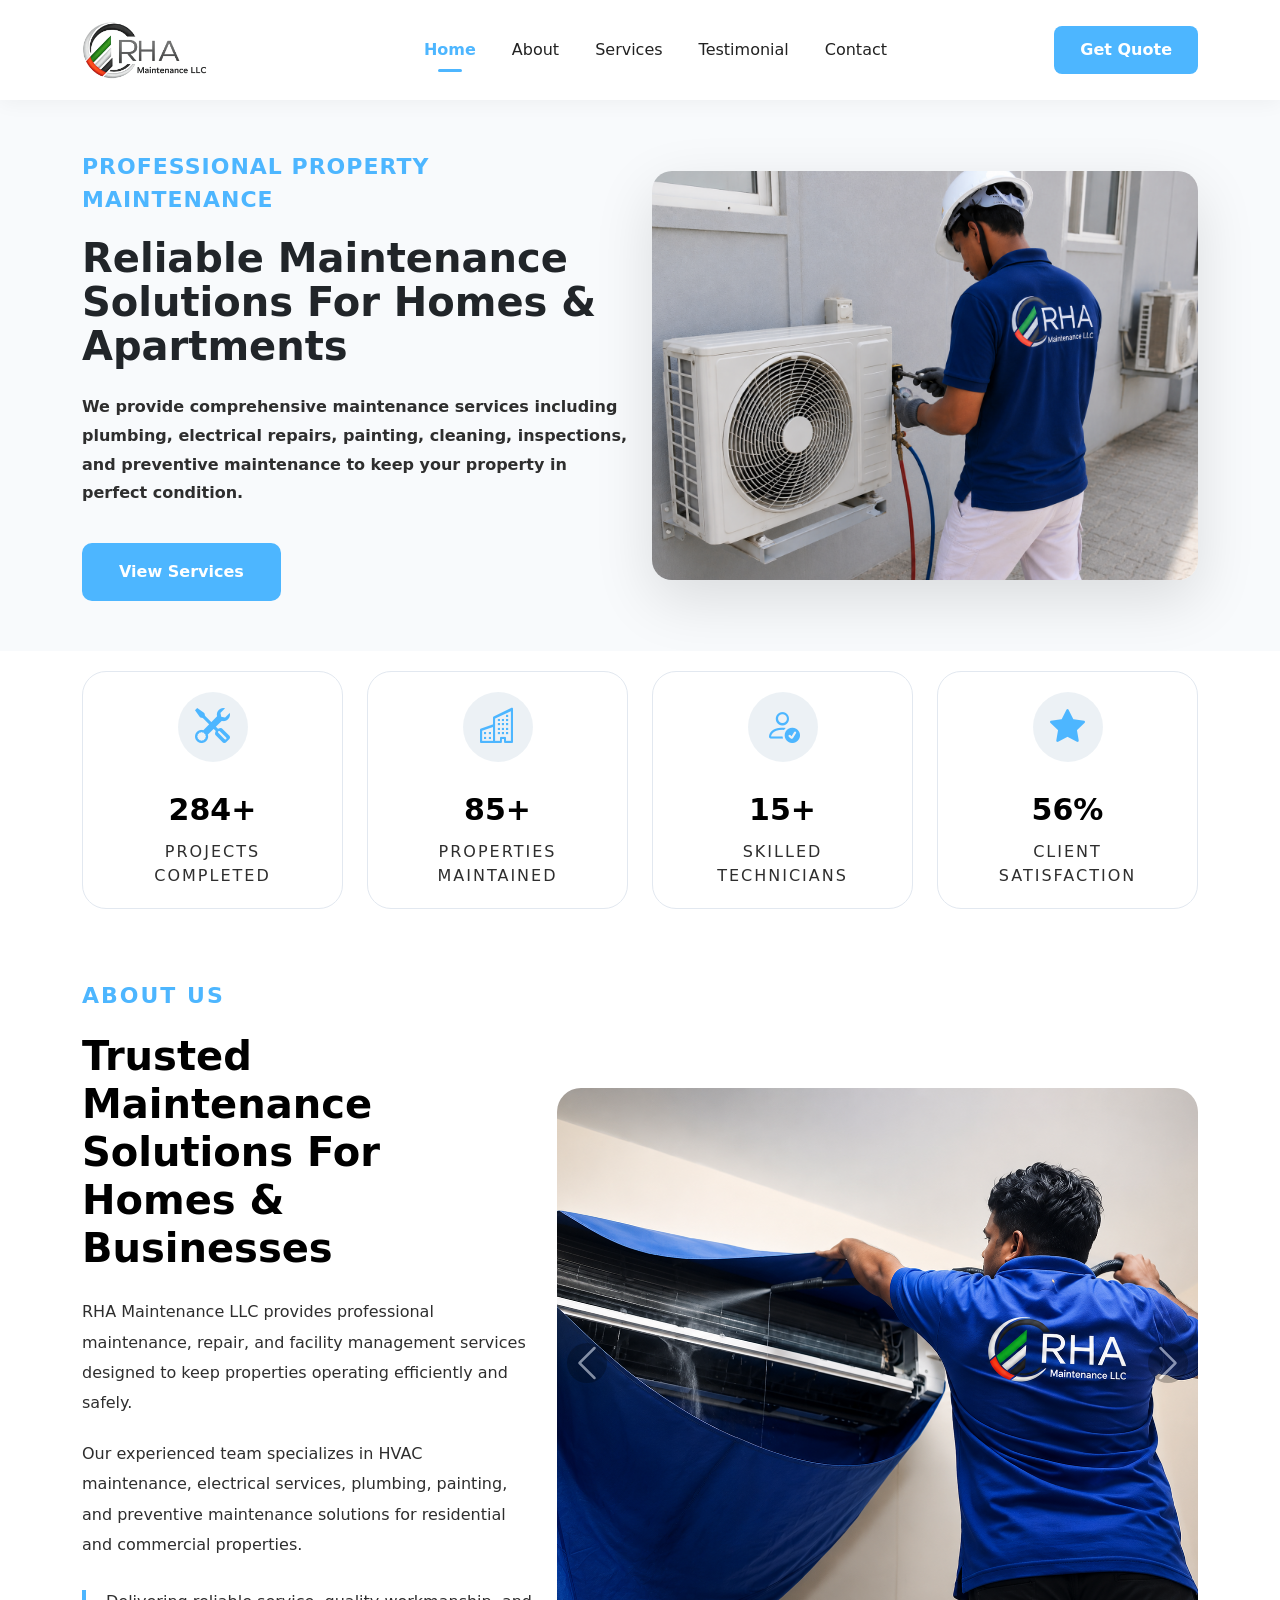
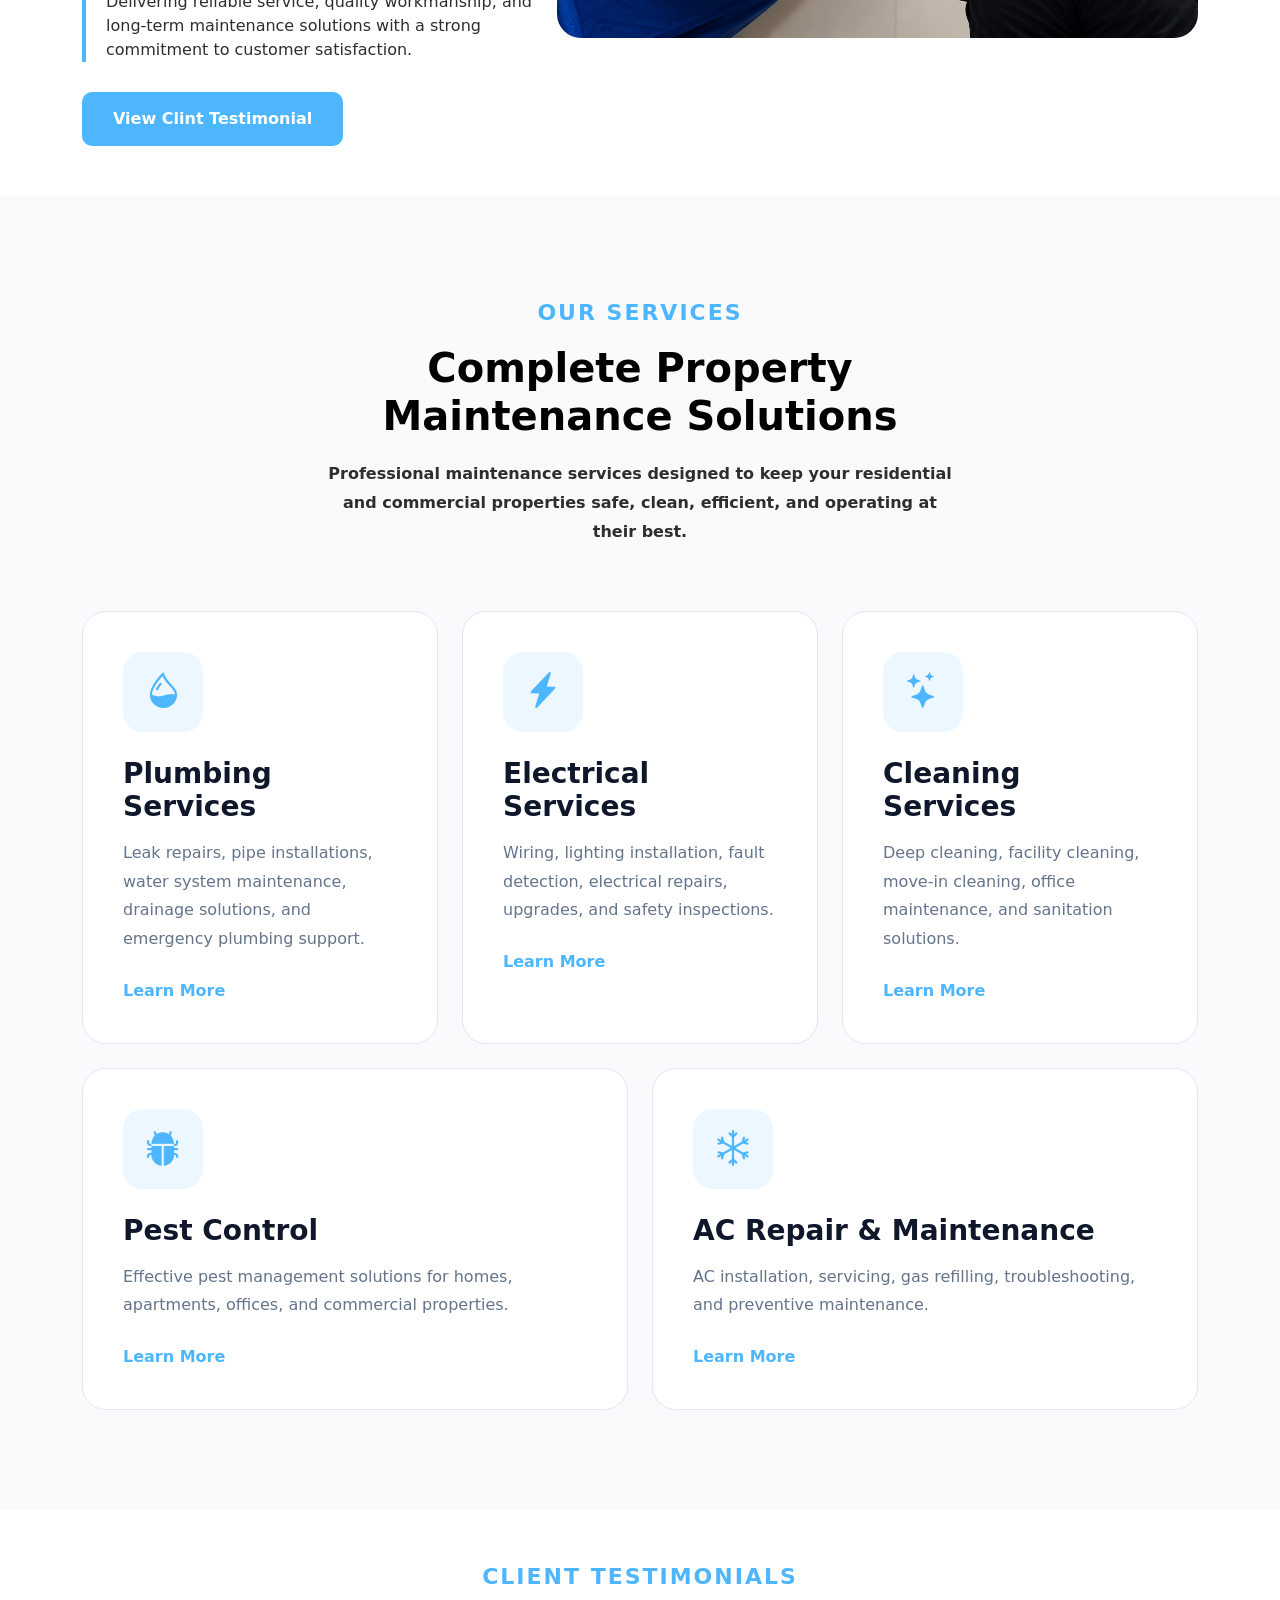
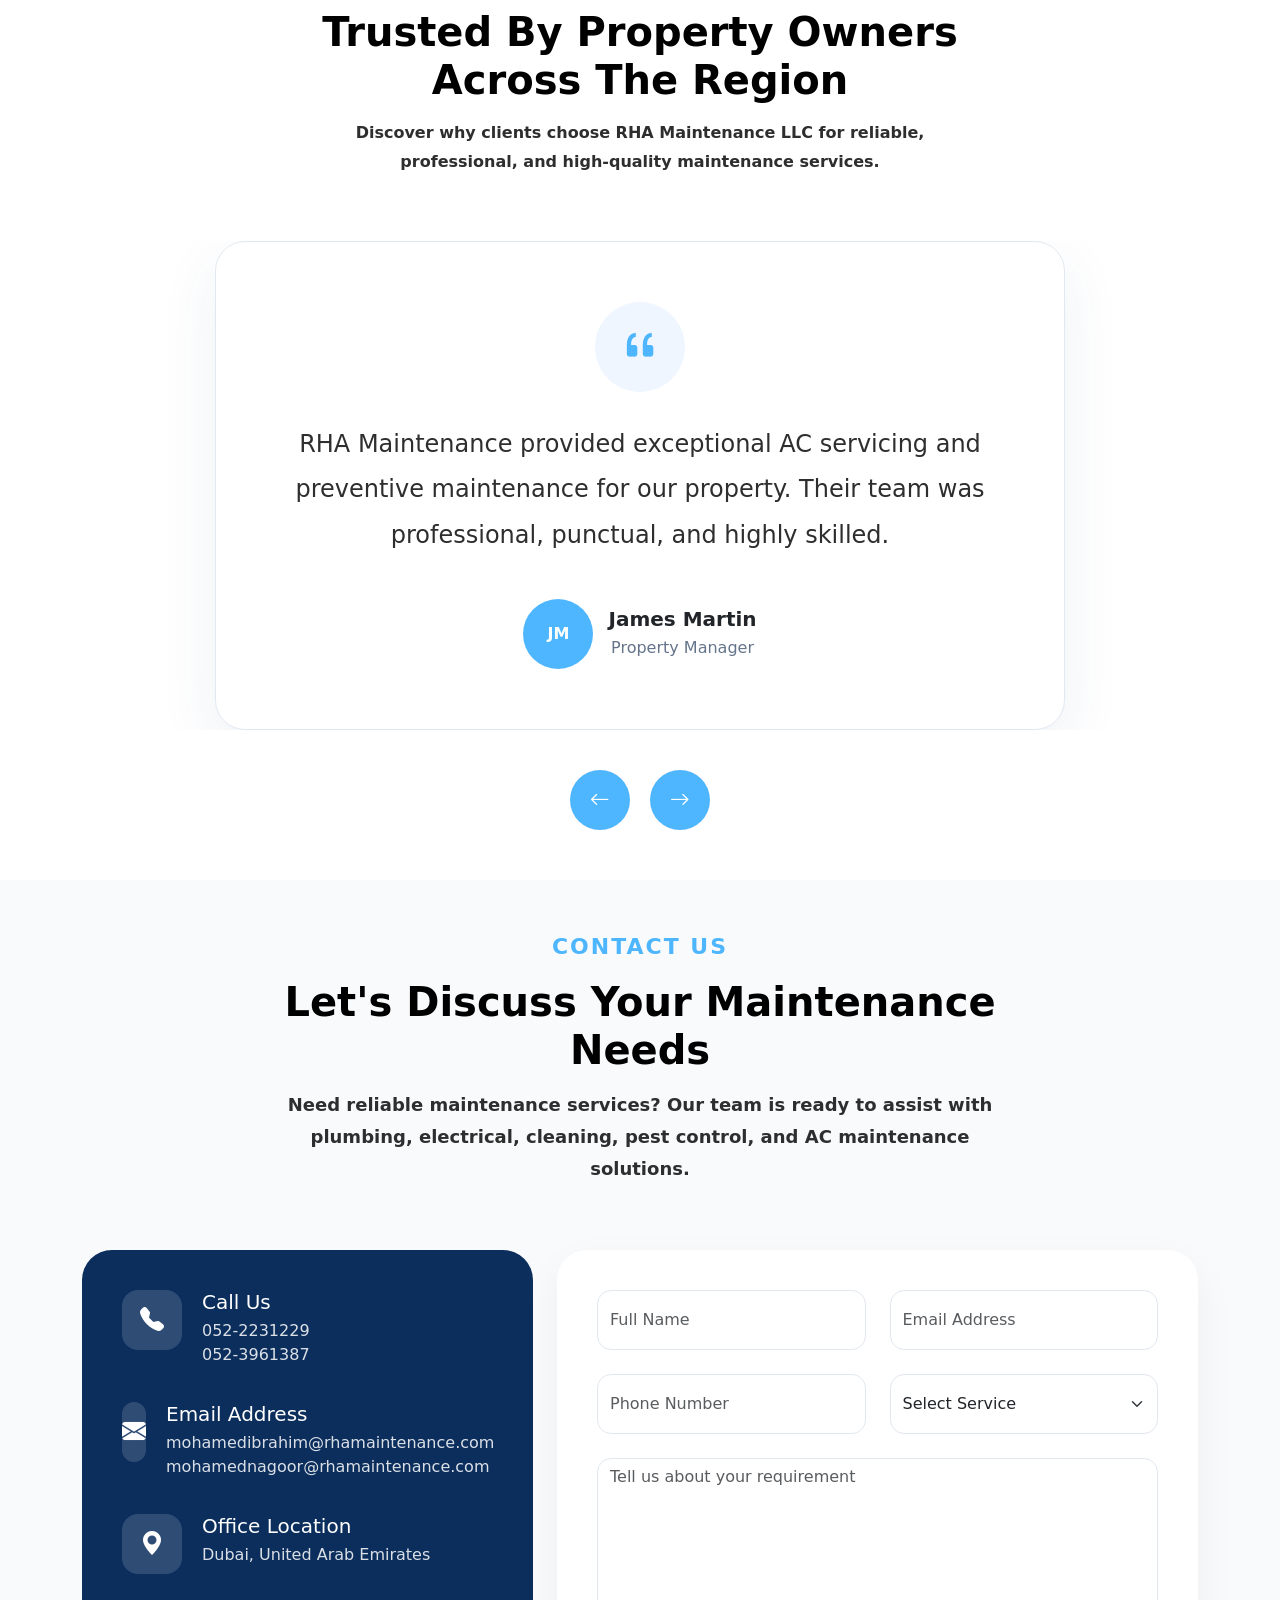
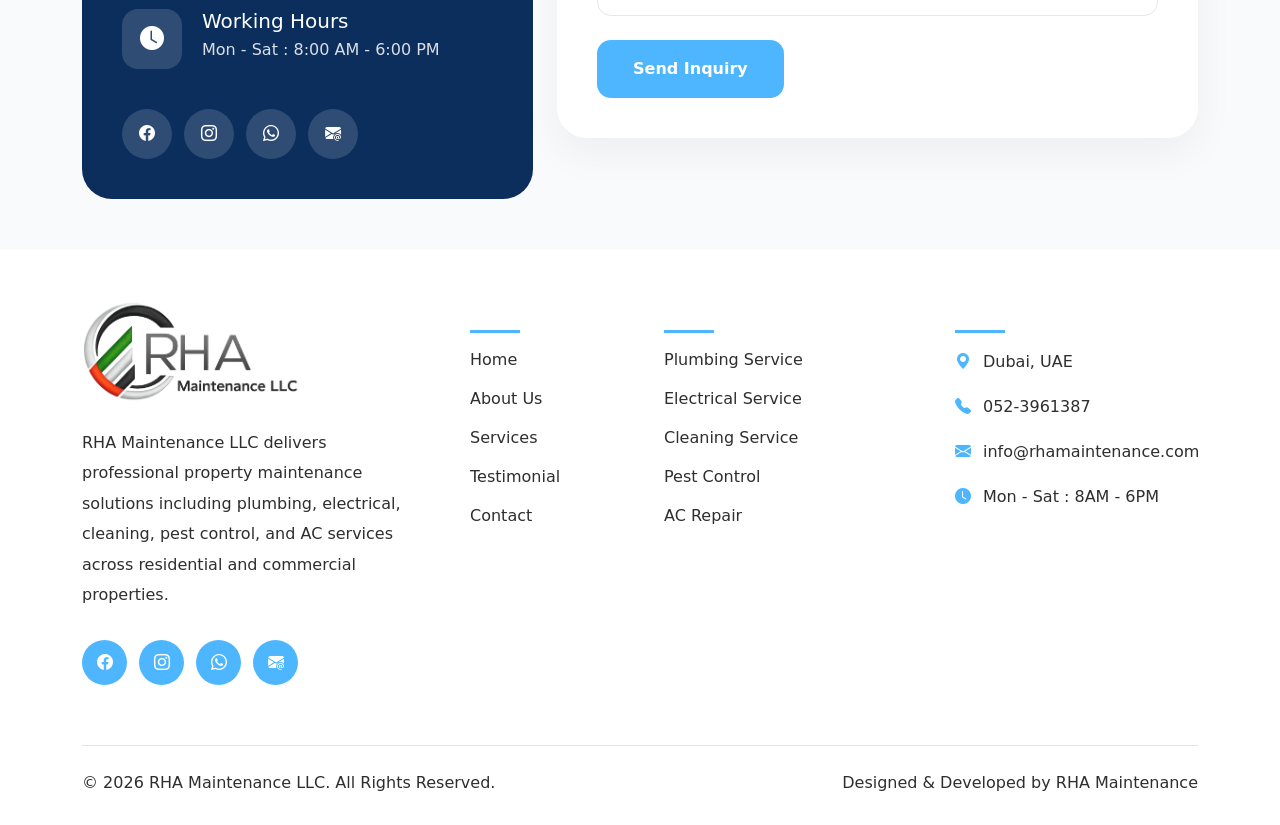
<file: index.html>
<!DOCTYPE html>
<html lang="en">

<head>
    <meta charset="UTF-8">
    <meta name="viewport" content="width=device-width, initial-scale=1.0">
    <title>RHA Maintenance</title>

    <link href="https://cdn.jsdelivr.net/npm/bootstrap@5.3.7/dist/css/bootstrap.min.css" rel="stylesheet">

    <!-- Main favicon -->
    <link rel="icon" href="favicon.ico">

    <!-- PNG favicons -->
    <link rel="icon" type="image/png" sizes="16x16" href="assets/img/favicon-16x16.png">
    <link rel="icon" type="image/png" sizes="32x32" href="assets/img/favicon-32x32.png">

    <!-- Apple -->
    <link rel="apple-touch-icon" href="assets/img/apple-touch-icon.png">

    <!-- Android -->
    <link rel="icon" type="image/png" sizes="192x192" href="assets/img/android-chrome-192x192.png">
    <link rel="icon" type="image/png" sizes="512x512" href="assets/img/android-chrome-512x512.png">

    <!-- Manifest -->
    <link rel="manifest" href="assets/img/site.webmanifest">

    <!--- Icon Code --->
    <link rel="stylesheet" href="https://cdn.jsdelivr.net/npm/bootstrap-icons@1.11.3/font/bootstrap-icons.min.css">

    <link rel="stylesheet" href="assets/css/style.css">

</head>

<body>

    <nav class="navbar navbar-expand-lg rha-navbar sticky-top">

        <div class="container">

            <!-- Logo -->
            <a class="navbar-brand me-lg-5" href="index.html">
                <img src="assets/img/brand_logo.png" alt="RHA Logo" class="rha-logo">
            </a>

            <!-- Mobile Toggle -->
            <button class="navbar-toggler border-0 shadow-none" type="button" data-bs-toggle="offcanvas"
                data-bs-target="#mobileMenu">

                <span class="navbar-toggler-icon"></span>

            </button>

            <!-- Desktop Navigation -->
            <div class="collapse navbar-collapse">

                <ul class="navbar-nav mx-auto">

                    <li class="nav-item">
                        <a class="nav-link rha-nav-link nav-scroll active" href="#home">Home</a>
                    </li>

                    <li class="nav-item">
                        <a class="nav-link rha-nav-link nav-scroll" href="#about">About</a>
                    </li>

                    <li class="nav-item">
                        <a class="nav-link rha-nav-link nav-scroll" href="#services">Services</a>
                    </li>

                    <li class="nav-item">
                        <a class="nav-link rha-nav-link nav-scroll" href="#testimonial">Testimonial</a>
                    </li>

                    <li class="nav-item">
                        <a class="nav-link rha-nav-link nav-scroll" href="#contact">Contact</a>
                    </li>

                </ul>

                <a href="#contact" class="btn rha-btn">
                    Get Quote
                </a>

            </div>

        </div>

    </nav>

    <!-- Mobile Offcanvas -->

    <div class="offcanvas offcanvas-end" tabindex="-1" id="mobileMenu">

        <div class="offcanvas-header">

            <h5 class="offcanvas-title">
                RHA Maintenance
            </h5>

            <button type="button" class="btn-close" data-bs-dismiss="offcanvas">
            </button>

        </div>

        <div class="offcanvas-body">

            <ul class="navbar-nav rha-mobile-nav">

                <li class="nav-item">
                    <a class="nav-link nav-scroll active" href="#home">Home</a>
                </li>

                <li class="nav-item">
                    <a class="nav-link nav-scroll" href="#about">About</a>
                </li>

                <li class="nav-item">
                    <a class="nav-link nav-scroll" href="#services">Services</a>
                </li>

                <li class="nav-item">
                    <a class="nav-link nav-scroll" href="#testimonial">Testimonial</a>
                </li>

                <li class="nav-item">
                    <a class="nav-link nav-scroll" href="#contact">Contact</a>
                </li>

            </ul>

            <a href="#contact" class="btn rha-btn rha-mobile-btn">
                Get Quote
            </a>

        </div>

    </div>

    <section id="home" class="v1-hero-section">
        <div class="container">
            <div class="row align-items-center gy-5">

                <!-- Content -->

                <div class="col-lg-6">
                    <div class="v1-hero-content">

                        <span class="v1-hero-subtitle">
                            Professional Property Maintenance
                        </span>

                        <h1 class="v1-hero-title">
                            Reliable Maintenance Solutions For Homes & Apartments
                        </h1>

                        <p class="v1-hero-text">
                            We provide comprehensive maintenance services including
                            plumbing, electrical repairs, painting, cleaning,
                            inspections, and preventive maintenance to keep your
                            property in perfect condition.
                        </p>

                        <div class="v1-hero-btn-wrapper">
                            <a href="#services" class="btn v1-hero-btn">
                                View Services
                            </a>
                        </div>

                    </div>
                </div>

                <!-- Image -->

                <div class="col-lg-6">
                    <div class="v1-hero-image-wrapper">
                        <img src="assets/img/hero-image-1.png" alt="Maintenance Services"
                            class="img-fluid v1-hero-image">
                    </div>
                </div>

            </div>
        </div>
    </section>

    <!--- Stats Section  --->

    <section class="v1-stats-section">
        <div class="container">
            <div class="row g-4">

                <div class="col-lg-3 col-md-6">
                    <div class="v1-stats-card">
                        <div class="v1-stats-icon">
                            <i class="bi bi-tools"></i>
                        </div>

                        <h3 class="v1-stats-number" data-target="500" data-symbol="+">0</h3>

                        <p class="v1-stats-text">
                            Projects Completed
                        </p>
                    </div>
                </div>

                <div class="col-lg-3 col-md-6">
                    <div class="v1-stats-card">
                        <div class="v1-stats-icon">
                            <i class="bi bi-buildings"></i>
                        </div>

                        <h3 class="v1-stats-number" data-target="150" data-symbol="+">0</h3>

                        <p class="v1-stats-text">
                            Properties Maintained
                        </p>
                    </div>
                </div>

                <div class="col-lg-3 col-md-6">
                    <div class="v1-stats-card">
                        <div class="v1-stats-icon">
                            <i class="bi bi-person-check"></i>
                        </div>

                        <h3 class="v1-stats-number" data-target="25" data-symbol="+">0</h3>


                        <p class="v1-stats-text">
                            Skilled Technicians
                        </p>
                    </div>
                </div>

                <div class="col-lg-3 col-md-6">
                    <div class="v1-stats-card">
                        <div class="v1-stats-icon">
                            <i class="bi bi-star-fill"></i>
                        </div>

                        <h3 class="v1-stats-number" data-target="98" data-symbol="%">0</h3>

                        <p class="v1-stats-text">
                            Client Satisfaction
                        </p>
                    </div>
                </div>

            </div>
        </div>
    </section>

    <!--- About Us Section --->

    <section id="about" class="v1-about-section">
        <div class="container">
            <div class="row align-items-center gy-5">

                <!-- Content -->

                <div class="col-lg-5">
                    <div class="v1-about-content">

                        <span class="v1-about-subtitle">
                            ABOUT US
                        </span>

                        <h2 class="v1-about-title">
                            Trusted Maintenance Solutions For Homes & Businesses
                        </h2>

                        <p class="v1-about-text">
                            RHA Maintenance LLC provides professional maintenance,
                            repair, and facility management services designed to
                            keep properties operating efficiently and safely.
                        </p>

                        <p class="v1-about-text">
                            Our experienced team specializes in HVAC maintenance,
                            electrical services, plumbing, painting, and preventive
                            maintenance solutions for residential and commercial
                            properties.
                        </p>

                        <div class="v1-about-highlight">
                            <p>
                                Delivering reliable service, quality workmanship,
                                and long-term maintenance solutions with a strong
                                commitment to customer satisfaction.
                            </p>
                        </div>

                        <a href="#testimonial" class="btn v1-about-btn">
                            View Clint Testimonial
                        </a>

                    </div>
                </div>

                <!-- Carousel -->

                <div class="col-lg-7">
                    <div id="v1AboutCarousel" class="carousel slide">

                        <div class="carousel-inner">

                            <div class="carousel-item active">
                                <img src="assets/img/about-img-1.png" class="d-block w-100 v1-about-image" alt="">
                            </div>

                            <div class="carousel-item">
                                <img src="assets/img/about-img-2.png" class="d-block w-100 v1-about-image" alt="">
                            </div>

                            <div class="carousel-item">
                                <img src="assets/img/about-img-3.png" class="d-block w-100 v1-about-image" alt="">
                            </div>

                        </div>

                        <button class="carousel-control-prev" type="button" data-bs-target="#v1AboutCarousel"
                            data-bs-slide="prev">

                            <span class="carousel-control-prev-icon"></span>

                        </button>

                        <button class="carousel-control-next" type="button" data-bs-target="#v1AboutCarousel"
                            data-bs-slide="next">

                            <span class="carousel-control-next-icon"></span>

                        </button>

                    </div>
                </div>

            </div>
        </div>
    </section>

    <!--- Service Section --->

    <section id="services" class="v1-services-section">
        <div class="container">

            <div class="row justify-content-center">
                <div class="col-lg-7 text-center">
                    <span class="v1-services-subtitle">
                        OUR SERVICES
                    </span>

                    <h2 class="v1-services-title">
                        Complete Property Maintenance Solutions
                    </h2>

                    <p class="v1-services-description">
                        Professional maintenance services designed to keep your
                        residential and commercial properties safe, clean,
                        efficient, and operating at their best.
                    </p>
                </div>
            </div>

            <div class="row g-4 mt-4 justify-content-center">

                <!-- Plumbing -->

                <div class="col-xl-4 col-md-6">
                    <div class="v1-service-card">

                        <div class="v1-service-icon">
                            <i class="bi bi-droplet-half"></i>
                        </div>

                        <h3 class="v1-service-title">
                            Plumbing Services
                        </h3>

                        <p class="v1-service-text">
                            Leak repairs, pipe installations, water system
                            maintenance, drainage solutions, and emergency
                            plumbing support.
                        </p>

                        <a href="plumbing_service.html" class="v1-service-link">
                            Learn More
                        </a>

                    </div>
                </div>

                <!-- Electrical -->

                <div class="col-xl-4 col-md-6">
                    <div class="v1-service-card">

                        <div class="v1-service-icon">
                            <i class="bi bi-lightning-charge-fill"></i>
                        </div>

                        <h3 class="v1-service-title">
                            Electrical Services
                        </h3>

                        <p class="v1-service-text">
                            Wiring, lighting installation, fault detection,
                            electrical repairs, upgrades, and safety inspections.
                        </p>

                        <a href="electrical_service.html" class="v1-service-link">
                            Learn More
                        </a>

                    </div>
                </div>

                <!-- Cleaning -->

                <div class="col-xl-4 col-md-6">
                    <div class="v1-service-card">

                        <div class="v1-service-icon">
                            <i class="bi bi-stars"></i>
                        </div>

                        <h3 class="v1-service-title">
                            Cleaning Services
                        </h3>

                        <p class="v1-service-text">
                            Deep cleaning, facility cleaning, move-in cleaning,
                            office maintenance, and sanitation solutions.
                        </p>

                        <a href="cleaning_service.html" class="v1-service-link">
                            Learn More
                        </a>

                    </div>
                </div>

                <!-- Pest Control -->

                <div class="col-xl-6 col-md-6">
                    <div class="v1-service-card">

                        <div class="v1-service-icon">
                            <i class="bi bi-bug-fill"></i>
                        </div>

                        <h3 class="v1-service-title">
                            Pest Control
                        </h3>

                        <p class="v1-service-text">
                            Effective pest management solutions for homes,
                            apartments, offices, and commercial properties.
                        </p>

                        <a href="pest_control.html" class="v1-service-link">
                            Learn More
                        </a>

                    </div>
                </div>

                <!-- AC -->

                <div class="col-xl-6 col-md-6">
                    <div class="v1-service-card">

                        <div class="v1-service-icon">
                            <i class="bi bi-snow"></i>
                        </div>

                        <h3 class="v1-service-title">
                            AC Repair & Maintenance
                        </h3>

                        <p class="v1-service-text">
                            AC installation, servicing, gas refilling,
                            troubleshooting, and preventive maintenance.
                        </p>

                        <a href="ac_repair.html" class="v1-service-link">
                            Learn More
                        </a>

                    </div>
                </div>

            </div>

        </div>
    </section>

    <!--- Testimonial Section --->

    <section id="testimonial" class="v1-testimonial-section">

        <div class="container">

            <div class="row justify-content-center">
                <div class="col-lg-7 text-center">

                    <span class="v1-testimonial-subtitle">
                        CLIENT TESTIMONIALS
                    </span>

                    <h2 class="v1-testimonial-title">
                        Trusted By Property Owners Across The Region
                    </h2>

                    <p class="v1-testimonial-description">
                        Discover why clients choose RHA Maintenance LLC for reliable,
                        professional, and high-quality maintenance services.
                    </p>

                </div>
            </div>

            <div id="v1TestimonialCarousel" class="carousel slide mt-5" data-bs-ride="carousel">

                <div class="carousel-inner">

                    <!-- Testimonial 1 -->

                    <div class="carousel-item active">

                        <div class="v1-testimonial-card">

                            <div class="v1-testimonial-quote">
                                <i class="bi bi-quote"></i>
                            </div>

                            <p class="v1-testimonial-text">
                                RHA Maintenance provided exceptional AC servicing
                                and preventive maintenance for our property. Their
                                team was professional, punctual, and highly skilled.
                            </p>

                            <div class="v1-testimonial-user">

                                <div class="v1-testimonial-avatar">
                                    JM
                                </div>

                                <div>
                                    <h5 class="v1-testimonial-name">
                                        James Martin
                                    </h5>

                                    <span class="v1-testimonial-role">
                                        Property Manager
                                    </span>
                                </div>

                            </div>

                        </div>

                    </div>

                    <!-- Testimonial 2 -->

                    <div class="carousel-item">

                        <div class="v1-testimonial-card">

                            <div class="v1-testimonial-quote">
                                <i class="bi bi-quote"></i>
                            </div>

                            <p class="v1-testimonial-text">
                                From plumbing repairs to electrical maintenance,
                                the team consistently delivers quality workmanship
                                and outstanding customer service.
                            </p>

                            <div class="v1-testimonial-user">

                                <div class="v1-testimonial-avatar">
                                    AR
                                </div>

                                <div>
                                    <h5 class="v1-testimonial-name">
                                        Ahmed Rashid
                                    </h5>

                                    <span class="v1-testimonial-role">
                                        Apartment Owner
                                    </span>
                                </div>

                            </div>

                        </div>

                    </div>

                    <!-- Testimonial 3 -->

                    <div class="carousel-item">

                        <div class="v1-testimonial-card">

                            <div class="v1-testimonial-quote">
                                <i class="bi bi-quote"></i>
                            </div>

                            <p class="v1-testimonial-text">
                                Their cleaning and pest control services have
                                transformed our facility. Highly recommended for
                                anyone looking for dependable maintenance support.
                            </p>

                            <div class="v1-testimonial-user">

                                <div class="v1-testimonial-avatar">
                                    SK
                                </div>

                                <div>
                                    <h5 class="v1-testimonial-name">
                                        Sarah Khan
                                    </h5>

                                    <span class="v1-testimonial-role">
                                        Facility Supervisor
                                    </span>
                                </div>

                            </div>

                        </div>

                    </div>

                </div>

                <div class="v1-testimonial-controls">

                    <button class="carousel-control-prev position-static" type="button"
                        data-bs-target="#v1TestimonialCarousel" data-bs-slide="prev">

                        <i class="bi bi-arrow-left"></i>

                    </button>

                    <button class="carousel-control-next position-static" type="button"
                        data-bs-target="#v1TestimonialCarousel" data-bs-slide="next">

                        <i class="bi bi-arrow-right"></i>

                    </button>

                </div>

            </div>

        </div>

    </section>

    <!--- Contact Us Section --->


    <section id="contact" class="v1-contact-section">

        <div class="container">

            <div class="row justify-content-center">

                <div class="col-lg-8 text-center">

                    <span class="v1-contact-subtitle">
                        CONTACT US
                    </span>

                    <h2 class="v1-contact-title">
                        Let's Discuss Your Maintenance Needs
                    </h2>

                    <p class="v1-contact-description">
                        Need reliable maintenance services? Our team is ready to
                        assist with plumbing, electrical, cleaning, pest control,
                        and AC maintenance solutions.
                    </p>

                </div>

            </div>

            <div class="row g-4 mt-4">

                <!-- Contact Info -->

                <div class="col-lg-5">

                    <div class="v1-contact-info-card">

                        <div class="v1-contact-info-item">

                            <div class="v1-contact-icon">
                                <i class="bi bi-telephone-fill"></i>
                            </div>

                            <div>
                                <h5>Call Us</h5>
                                <p>052-2231229</p>
                                <p>052-3961387</p>
                            </div>

                        </div>

                        <div class="v1-contact-info-item">

                            <div class="v1-contact-icon">
                                <i class="bi bi-envelope-fill"></i>
                            </div>

                            <div>
                                <h5>Email Address</h5>
                                <p>mohamedibrahim@rhamaintenance.com</p>
                                <p>mohamednagoor@rhamaintenance.com</p>
                            </div>

                        </div>

                        <div class="v1-contact-info-item">

                            <div class="v1-contact-icon">
                                <i class="bi bi-geo-alt-fill"></i>
                            </div>

                            <div>
                                <h5>Office Location</h5>
                                <p>Dubai, United Arab Emirates</p>
                            </div>

                        </div>

                        <div class="v1-contact-info-item">

                            <div class="v1-contact-icon">
                                <i class="bi bi-clock-fill"></i>
                            </div>

                            <div>
                                <h5>Working Hours</h5>
                                <p>Mon - Sat : 8:00 AM - 6:00 PM</p>
                            </div>

                        </div>

                        <div class="v1-contact-social">

                            <a href="#">
                                <i class="bi bi-facebook"></i>
                            </a>

                            <a href="#">
                                <i class="bi bi-instagram"></i>
                            </a>

                            <a href="#">
                                <i class="bi bi-whatsapp"></i>
                            </a>

                            <a href="mailto:mohamedibrahim@rhamaintenance.com?subject=Maintenance%20Inquiry&body=Hello%20RHA%20Maintenance,%0A%0AI%20would%20like%20to%20request%20a%20service.%0A">
                                <i class="bi bi-envelope-at-fill"></i>
                            </a>
                        </div>

                    </div>

                </div>

                <!-- Form -->

                <div class="col-lg-7">

                    <div class="v1-contact-form-card">

                        <form>

                            <div class="row">

                                <div class="col-md-6 mb-4">
                                    <input type="text" class="form-control v1-contact-input" placeholder="Full Name">
                                </div>

                                <div class="col-md-6 mb-4">
                                    <input type="email" class="form-control v1-contact-input"
                                        placeholder="Email Address">
                                </div>

                                <div class="col-md-6 mb-4">
                                    <input type="text" class="form-control v1-contact-input" placeholder="Phone Number">
                                </div>

                                <div class="col-md-6 mb-4">

                                    <select class="form-select v1-contact-input">

                                        <option>
                                            Select Service
                                        </option>

                                        <option>
                                            Plumbing Service
                                        </option>

                                        <option>
                                            Electrical Service
                                        </option>

                                        <option>
                                            Cleaning Service
                                        </option>

                                        <option>
                                            Pest Control
                                        </option>

                                        <option>
                                            AC Repair
                                        </option>

                                    </select>

                                </div>

                                <div class="col-12 mb-4">

                                    <textarea rows="6" class="form-control v1-contact-input"
                                        placeholder="Tell us about your requirement"></textarea>

                                </div>

                                <div class="col-12">

                                    <button class="btn v1-contact-btn">
                                        Send Inquiry
                                    </button>

                                </div>

                            </div>

                        </form>

                    </div>

                </div>

            </div>

        </div>

    </section>

    <!--- Footer Section --->
    <footer class="v1-footer-section">

        <div class="container">

            <div class="row g-5">

                <!-- Company Info -->

                <div class="col-lg-4 col-md-6">

                    <div class="v1-footer-company">

                        <img src="assets/img/brand_logo.png" alt="RHA Logo" class="v1-footer-logo">

                        <p class="v1-footer-about">
                            RHA Maintenance LLC delivers professional property
                            maintenance solutions including plumbing, electrical,
                            cleaning, pest control, and AC services across
                            residential and commercial properties.
                        </p>

                        <div class="v1-footer-social">

                            <a href="#">
                                <i class="bi bi-facebook"></i>
                            </a>

                            <a href="#">
                                <i class="bi bi-instagram"></i>
                            </a>

                            <a href="#">
                                <i class="bi bi-whatsapp"></i>
                            </a>

                            <a href="mailto:mohamedibrahim@rhamaintenance.com?subject=Maintenance%20Inquiry&body=Hello%20RHA%20Maintenance,%0A%0AI%20would%20like%20to%20request%20a%20service.%0A">
                                <i class="bi bi-envelope-at-fill"></i>
                            </a>

                        </div>

                    </div>

                </div>

                <!-- Quick Links -->

                <div class="col-lg-2 col-md-6">

                    <h4 class="v1-footer-title">
                        Quick Links
                    </h4>

                    <ul class="v1-footer-links">

                        <li>
                            <a href="#home">Home</a>
                        </li>

                        <li>
                            <a href="#about">About Us</a>
                        </li>

                        <li>
                            <a href="#services">Services</a>
                        </li>

                        <li>
                            <a href="#testimonial">Testimonial</a>
                        </li>

                        <li>
                            <a href="#contact">Contact</a>
                        </li>

                    </ul>

                </div>

                <!-- Services -->

                <div class="col-lg-3 col-md-6">

                    <h4 class="v1-footer-title">
                        Our Services
                    </h4>

                    <ul class="v1-footer-links">

                        <li>
                            <a href="plumbing_service.html">Plumbing Service</a>
                        </li>

                        <li>
                            <a href="electrical_service.html">Electrical Service</a>
                        </li>

                        <li>
                            <a href="cleaning_service.html">Cleaning Service</a>
                        </li>

                        <li>
                            <a href="pest_control.html">Pest Control</a>
                        </li>

                        <li>
                            <a href="ac_repair.html">AC Repair</a>
                        </li>

                    </ul>

                </div>

                <!-- Contact -->

                <div class="col-lg-3 col-md-6">

                    <h4 class="v1-footer-title">
                        Contact Info
                    </h4>

                    <ul class="v1-footer-contact">

                        <li>
                            <i class="bi bi-geo-alt-fill"></i>
                            Dubai, UAE
                        </li>

                        <li>
                            <i class="bi bi-telephone-fill"></i>
                            052-3961387
                        </li>

                        <li>
                            <i class="bi bi-envelope-fill"></i>
                            info@rhamaintenance.com
                        </li>

                        <li>
                            <i class="bi bi-clock-fill"></i>
                            Mon - Sat : 8AM - 6PM
                        </li>

                    </ul>

                </div>

            </div>

            <div class="v1-footer-bottom">

                <p>
                    © 2026 RHA Maintenance LLC. All Rights Reserved.
                </p>

                <p>
                    Designed & Developed by RHA Maintenance
                </p>

            </div>

        </div>

    </footer>


    <script src="https://cdn.jsdelivr.net/npm/bootstrap@5.3.7/dist/js/bootstrap.bundle.min.js"></script>
    <script src="assets/js/script.js"></script>

</body>

</html>
</file>
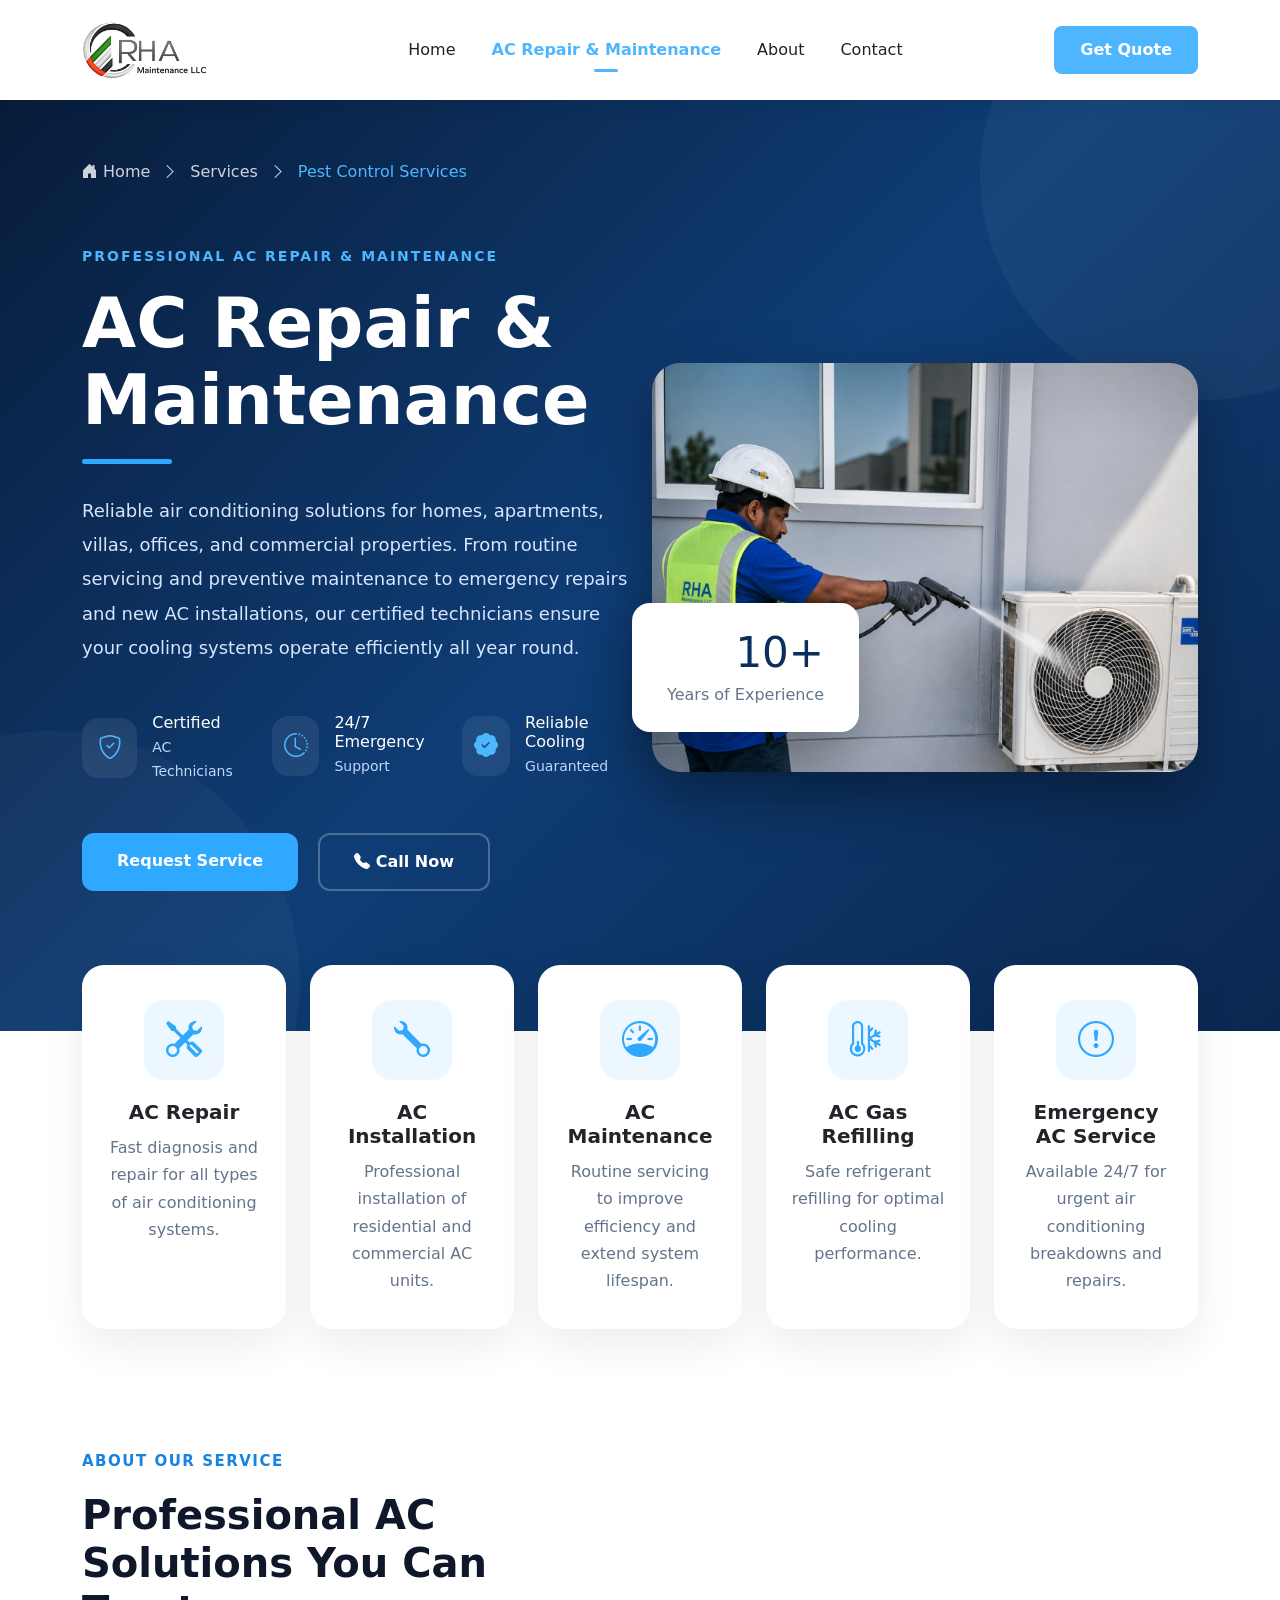
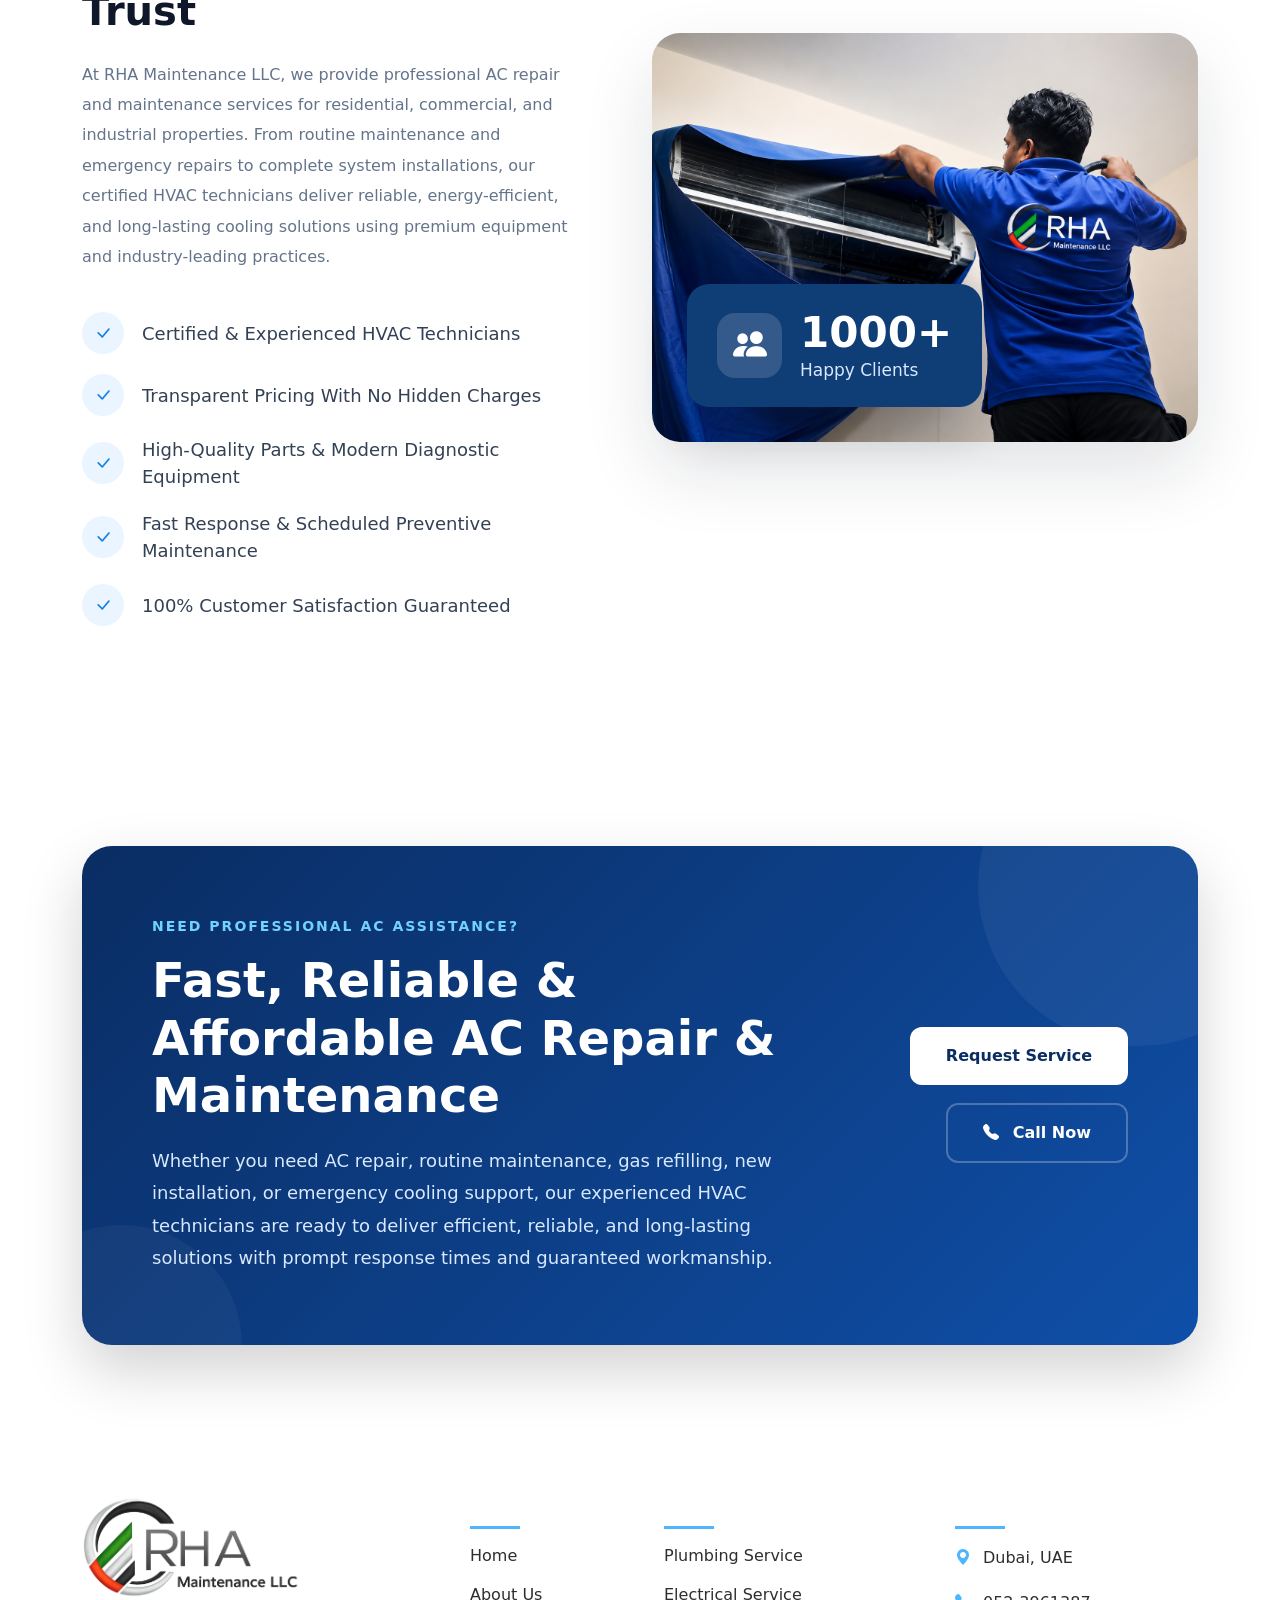
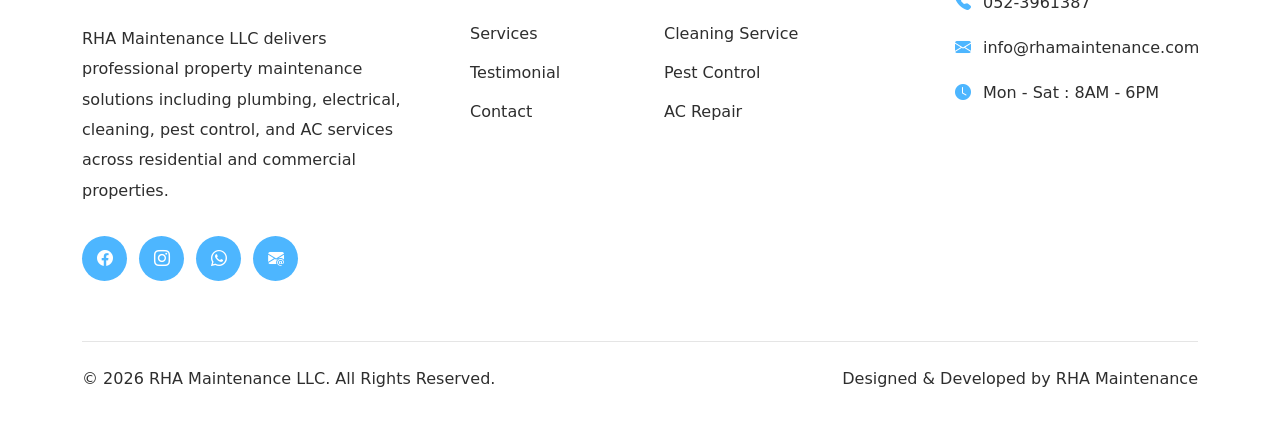
<file: ac_repair.html>
<!DOCTYPE html>
<html lang="en">

<head>
    <meta charset="UTF-8">
    <meta name="viewport" content="width=device-width, initial-scale=1.0">
    <title>AC Repair & Maintenance | RHA Maintenance</title>

    <link href="https://cdn.jsdelivr.net/npm/bootstrap@5.3.7/dist/css/bootstrap.min.css" rel="stylesheet">

    <!-- Main favicon -->
    <link rel="icon" href="favicon.ico">

    <!-- PNG favicons -->
    <link rel="icon" type="image/png" sizes="16x16" href="assets/img/favicon-16x16.png">
    <link rel="icon" type="image/png" sizes="32x32" href="assets/img/favicon-32x32.png">

    <!-- Apple -->
    <link rel="apple-touch-icon" href="assets/img/apple-touch-icon.png">

    <!-- Android -->
    <link rel="icon" type="image/png" sizes="192x192" href="assets/img/android-chrome-192x192.png">
    <link rel="icon" type="image/png" sizes="512x512" href="assets/img/android-chrome-512x512.png">

    <!-- Manifest -->
    <link rel="manifest" href="assets/img/site.webmanifest">

    <!--- Icon Code --->
    <link rel="stylesheet" href="https://cdn.jsdelivr.net/npm/bootstrap-icons@1.11.3/font/bootstrap-icons.min.css">

    <link rel="stylesheet" href="assets/css/style.css">

</head>

<body>

    <nav class="navbar navbar-expand-lg rha-navbar sticky-top">

        <div class="container">

            <!-- Logo -->
            <a class="navbar-brand me-lg-5" href="index.html">
                <img src="assets/img/brand_logo.png" alt="RHA Logo" class="rha-logo">
            </a>

            <!-- Mobile Toggle -->
            <button class="navbar-toggler border-0 shadow-none" type="button" data-bs-toggle="offcanvas"
                data-bs-target="#mobileMenu">

                <span class="navbar-toggler-icon"></span>

            </button>

            <!-- Desktop Navigation -->
            <div class="collapse navbar-collapse">

                <ul class="navbar-nav mx-auto">

                    <li class="nav-item">
                        <a class="nav-link rha-nav-link nav-scroll" href="index.html">Home</a>
                    </li>

                    <li class="nav-item">
                        <a class="nav-link rha-nav-link nav-scroll active" href="#hero">AC Repair & Maintenance</a>
                    </li>

                    <li class="nav-item">
                        <a class="nav-link rha-nav-link nav-scroll" href="#about">About</a>
                    </li>

                    <li class="nav-item">
                        <a class="nav-link rha-nav-link nav-scroll" href="#contact">Contact</a>
                    </li>

                </ul>

                <a href="index.html#contact" class="btn rha-btn">
                    Get Quote
                </a>

            </div>

        </div>

    </nav>

    <!-- Mobile Offcanvas -->

    <div class="offcanvas offcanvas-end" tabindex="-1" id="mobileMenu">

        <div class="offcanvas-header">

            <h5 class="offcanvas-title">
                RHA Maintenance
            </h5>

            <button type="button" class="btn-close" data-bs-dismiss="offcanvas">
            </button>

        </div>

        <div class="offcanvas-body">

            <ul class="navbar-nav rha-mobile-nav">

                <li class="nav-item">
                    <a class="nav-link nav-scroll" href="index.html">Home</a>
                </li>

                <li class="nav-item">
                    <a class="nav-link nav-scroll active" href="#hero">AC Repair & Maintenance</a>
                </li>

                <li class="nav-item">
                    <a class="nav-link nav-scroll" href="#about">About</a>
                </li>


                <li class="nav-item">
                    <a class="nav-link nav-scroll" href="#contact">Contact</a>
                </li>

            </ul>

            <a href="index.html#contact" class="btn rha-btn rha-mobile-btn">
                Get Quote
            </a>

        </div>

    </div>

    <!--- Hero Section Start --->
    <section id="hero" class="s1-hero-section">

        <div class="container">

            <!-- Breadcrumb -->

            <div class="row">

                <div class="col-12">

                    <nav class="s1-hero-breadcrumb">

                        <a href="index.html">
                            <i class="bi bi-house-door-fill"></i>
                            Home
                        </a>

                        <span>
                            <i class="bi bi-chevron-right"></i>
                        </span>

                        <a href="index.html#services">
                            Services
                        </a>

                        <span>
                            <i class="bi bi-chevron-right"></i>
                        </span>

                        <span class="s1-hero-active">
                            Pest Control Services
                        </span>

                    </nav>

                </div>

            </div>

            <!-- Hero -->

            <div class="row align-items-center gy-5">

                <!-- Left -->

                <div class="col-lg-6">

                    <div class="s1-hero-content">

                        <span class="s1-hero-subtitle">
                            PROFESSIONAL AC REPAIR & MAINTENANCE
                        </span>

                        <h1 class="s1-hero-title">
                            AC Repair & Maintenance
                        </h1>

                        <div class="s1-hero-line"></div>

                        <p class="s1-hero-text">

                            Reliable air conditioning solutions for homes, apartments, villas, offices, and commercial
                            properties. From routine servicing and preventive maintenance to emergency repairs and new
                            AC installations, our certified technicians ensure your cooling systems operate efficiently
                            all year round.

                        </p>

                        <div class="row g-4 mt-4">

                            <div class="col-md-4">

                                <div class="s1-hero-feature">

                                    <div class="s1-hero-feature-icon">
                                        <i class="bi bi-shield-check"></i>
                                    </div>

                                    <div>

                                        <h6>
                                            Certified
                                        </h6>

                                        <span>
                                            AC Technicians
                                        </span>

                                    </div>

                                </div>

                            </div>

                            <div class="col-md-4">

                                <div class="s1-hero-feature">

                                    <div class="s1-hero-feature-icon">
                                        <i class="bi bi-clock-history"></i>
                                    </div>

                                    <div>

                                        <h6>
                                            24/7 Emergency
                                        </h6>

                                        <span>
                                            Support
                                        </span>

                                    </div>

                                </div>

                            </div>

                            <div class="col-md-4">

                                <div class="s1-hero-feature">

                                    <div class="s1-hero-feature-icon">
                                        <i class="bi bi-patch-check-fill"></i>
                                    </div>

                                    <div>

                                        <h6>
                                            Reliable Cooling
                                        </h6>

                                        <span>
                                            Guaranteed
                                        </span>

                                    </div>

                                </div>

                            </div>

                        </div>

                        <div class="s1-hero-btn-group">

                            <a href="index.html#contact" class="btn s1-hero-primary-btn">

                                Request Service

                            </a>

                            <a href="tel:052-2231229" class="btn s1-hero-secondary-btn">

                                <i class="bi bi-telephone-fill"></i>

                                Call Now

                            </a>

                        </div>

                    </div>

                </div>

                <!-- Right -->

                <div class="col-lg-6">

                    <div class="s1-hero-image-wrapper">

                        <img src="assets/img/s5-hero-img.png" class="img-fluid s1-hero-image"
                            alt="Pest Control Service">

                        <div class="s1-hero-experience-card">

                            <h2>
                                10+
                            </h2>

                            <p>
                                Years of Experience
                            </p>

                        </div>

                    </div>

                </div>

            </div>

        </div>

    </section>

    <!-- Floating Services -->

    <section class="s1-hero-services">

        <div class="container">

            <div class="row g-4">

                <div class="col-lg col-md-6">

                    <div class="s1-hero-service-card">

                        <div class="s1-hero-service-icon">

                            <i class="bi bi-tools"></i>

                        </div>

                        <h5>
                            AC Repair
                        </h5>

                        <p>
                            Fast diagnosis and repair for all types of air conditioning systems.
                        </p>

                    </div>

                </div>

                <div class="col-lg col-md-6">

                    <div class="s1-hero-service-card">

                        <div class="s1-hero-service-icon">

                            <i class="bi bi-wrench"></i>

                        </div>

                        <h5>
                            AC Installation
                        </h5>

                        <p>
                            Professional installation of residential and commercial AC units.
                        </p>

                    </div>

                </div>

                <div class="col-lg col-md-6">

                    <div class="s1-hero-service-card">

                        <div class="s1-hero-service-icon">

                            <i class="bi bi-speedometer"></i>

                        </div>

                        <h5>
                            AC Maintenance
                        </h5>

                        <p>
                            Routine servicing to improve efficiency and extend system lifespan.
                        </p>

                    </div>

                </div>

                <div class="col-lg col-md-6">

                    <div class="s1-hero-service-card">

                        <div class="s1-hero-service-icon">

                            <i class="bi bi-thermometer-snow"></i>

                        </div>

                        <h5>
                            AC Gas Refilling
                        </h5>

                        <p>
                            Safe refrigerant refilling for optimal cooling performance.
                        </p>

                    </div>

                </div>

                <div class="col-lg col-md-12">

                    <div class="s1-hero-service-card">

                        <div class="s1-hero-service-icon">

                            <i class="bi bi-exclamation-circle"></i>

                        </div>

                        <h5>
                            Emergency AC Service
                        </h5>

                        <p>
                            Available 24/7 for urgent air conditioning breakdowns and repairs.
                        </p>

                    </div>

                </div>

            </div>

        </div>

    </section>

    <!--- Hero Section End --->

    <!--- About Section Start --->

    <section id="about" class="s1-about-section">

        <div class="container">

            <div class="row align-items-center gy-5">

                <!-- Left Content -->

                <div class="col-lg-6">

                    <div class="s1-about-content">

                        <span class="s1-about-subtitle">
                            ABOUT OUR SERVICE
                        </span>

                        <h2 class="s1-about-title">
                            Professional AC Solutions You Can Trust
                        </h2>

                        <p class="s1-about-description">

                            At RHA Maintenance LLC, we provide professional AC repair and maintenance services for
                            residential, commercial, and industrial properties. From routine maintenance and emergency
                            repairs to complete system installations, our certified HVAC technicians deliver reliable,
                            energy-efficient, and long-lasting cooling solutions using premium equipment and
                            industry-leading practices.
                        </p>

                        <div class="s1-about-list">

                            <div class="s1-about-list-item">

                                <div class="s1-about-list-icon">
                                    <i class="bi bi-check-lg"></i>
                                </div>

                                <span>
                                    Certified & Experienced HVAC Technicians
                                </span>

                            </div>

                            <div class="s1-about-list-item">

                                <div class="s1-about-list-icon">
                                    <i class="bi bi-check-lg"></i>
                                </div>

                                <span>
                                    Transparent Pricing With No Hidden Charges
                                </span>

                            </div>

                            <div class="s1-about-list-item">

                                <div class="s1-about-list-icon">
                                    <i class="bi bi-check-lg"></i>
                                </div>

                                <span>
                                    High-Quality Parts & Modern Diagnostic Equipment
                                </span>

                            </div>

                            <div class="s1-about-list-item">

                                <div class="s1-about-list-icon">
                                    <i class="bi bi-check-lg"></i>
                                </div>

                                <span>
                                    Fast Response & Scheduled Preventive Maintenance
                                </span>

                            </div>

                            <div class="s1-about-list-item">

                                <div class="s1-about-list-icon">
                                    <i class="bi bi-check-lg"></i>
                                </div>

                                <span>
                                    100% Customer Satisfaction Guaranteed
                                </span>

                            </div>

                        </div>

                    </div>

                </div>

                <!-- Right Image -->

                <div class="col-lg-6">

                    <div class="s1-about-image-wrapper">

                        <img src="assets/img/about-img-1.png" class="img-fluid s1-about-image"
                            alt="Pest Control Service">

                        <!-- Floating Card -->

                        <div class="s1-about-floating-card">

                            <div class="s1-about-floating-icon">

                                <i class="bi bi-people-fill"></i>

                            </div>

                            <div>

                                <h3>
                                    1000+
                                </h3>

                                <span>
                                    Happy Clients
                                </span>

                            </div>

                        </div>

                    </div>

                </div>

            </div>

        </div>

    </section>

    <!--- About Section End --->

    <!--- CTA Section Strat --->

    <section id="contact" class="s3-cta-section">

        <div class="container">

            <div class="s3-cta-wrapper">

                <div class="row align-items-center gy-4">

                    <div class="col-lg-8">

                        <div class="s3-cta-content">

                            <span class="s3-cta-subtitle">
                                NEED PROFESSIONAL AC ASSISTANCE?
                            </span>

                            <h2 class="s3-cta-title">
                                Fast, Reliable & Affordable AC Repair & Maintenance
                            </h2>

                            <p class="s3-cta-text">
                                Whether you need AC repair, routine maintenance, gas refilling, new installation, or
                                emergency cooling support, our experienced HVAC technicians are ready to deliver
                                efficient, reliable, and long-lasting solutions with prompt response times and
                                guaranteed workmanship.
                            </p>

                        </div>

                    </div>

                    <div class="col-lg-4">

                        <div class="s3-cta-buttons">

                            <a href="index.html#contact" class="btn s3-cta-btn-primary">
                                Request Service
                            </a>

                            <a href="tel:052-3961387" class="btn s3-cta-btn-secondary">
                                <i class="bi bi-telephone-fill"></i>
                                Call Now
                            </a>

                        </div>

                    </div>

                </div>

            </div>

        </div>

    </section>

    <!---cta Section End-->


    <!--- Footer Section --->
    <footer class="v1-footer-section">

        <div class="container">

            <div class="row g-5">

                <!-- Company Info -->

                <div class="col-lg-4 col-md-6">

                    <div class="v1-footer-company">

                        <img src="assets/img/brand_logo.png" alt="RHA Logo" class="v1-footer-logo">

                        <p class="v1-footer-about">
                            RHA Maintenance LLC delivers professional property
                            maintenance solutions including plumbing, electrical,
                            cleaning, pest control, and AC services across
                            residential and commercial properties.
                        </p>

                        <div class="v1-footer-social">

                            <a href="#">
                                <i class="bi bi-facebook"></i>
                            </a>

                            <a href="#">
                                <i class="bi bi-instagram"></i>
                            </a>

                            <a href="#">
                                <i class="bi bi-whatsapp"></i>
                            </a>

                            <a
                                href="mailto:mohamedibrahim@rhamaintenance.com?subject=Maintenance%20Inquiry&body=Hello%20RHA%20Maintenance,%0A%0AI%20would%20like%20to%20request%20a%20service.%0A">
                                <i class="bi bi-envelope-at-fill"></i>
                            </a>

                        </div>

                    </div>

                </div>

                <!-- Quick Links -->

                <div class="col-lg-2 col-md-6">

                    <h4 class="v1-footer-title">
                        Quick Links
                    </h4>

                    <ul class="v1-footer-links">

                        <li>
                            <a href="index.html#home">Home</a>
                        </li>

                        <li>
                            <a href="index.html#about">About Us</a>
                        </li>

                        <li>
                            <a href="index.html#services">Services</a>
                        </li>

                        <li>
                            <a href="index.html#testimonial">Testimonial</a>
                        </li>

                        <li>
                            <a href="index.html#contact">Contact</a>
                        </li>

                    </ul>

                </div>

                <!-- Services -->

                <div class="col-lg-3 col-md-6">

                    <h4 class="v1-footer-title">
                        Our Services
                    </h4>

                    <ul class="v1-footer-links">

                        <li>
                            <a href="plumbing_service.html">Plumbing Service</a>
                        </li>

                        <li>
                            <a href="electrical_service.html">Electrical Service</a>
                        </li>

                        <li>
                            <a href="cleaning_service.html">Cleaning Service</a>
                        </li>

                        <li>
                            <a href="pest_control.html">Pest Control</a>
                        </li>

                        <li>
                            <a href="ac_repair.html">AC Repair</a>
                        </li>

                    </ul>

                </div>

                <!-- Contact -->

                <div class="col-lg-3 col-md-6">

                    <h4 class="v1-footer-title">
                        Contact Info
                    </h4>

                    <ul class="v1-footer-contact">

                        <li>
                            <i class="bi bi-geo-alt-fill"></i>
                            Dubai, UAE
                        </li>

                        <li>
                            <i class="bi bi-telephone-fill"></i>
                            052-3961387
                        </li>

                        <li>
                            <i class="bi bi-envelope-fill"></i>
                            info@rhamaintenance.com
                        </li>

                        <li>
                            <i class="bi bi-clock-fill"></i>
                            Mon - Sat : 8AM - 6PM
                        </li>

                    </ul>

                </div>

            </div>

            <div class="v1-footer-bottom">

                <p>
                    © 2026 RHA Maintenance LLC. All Rights Reserved.
                </p>

                <p>
                    Designed & Developed by RHA Maintenance
                </p>

            </div>

        </div>

    </footer>


    <script src="https://cdn.jsdelivr.net/npm/bootstrap@5.3.7/dist/js/bootstrap.bundle.min.js"></script>
    <script src="assets/js/script.js"></script>

</body>

</html>
</file>
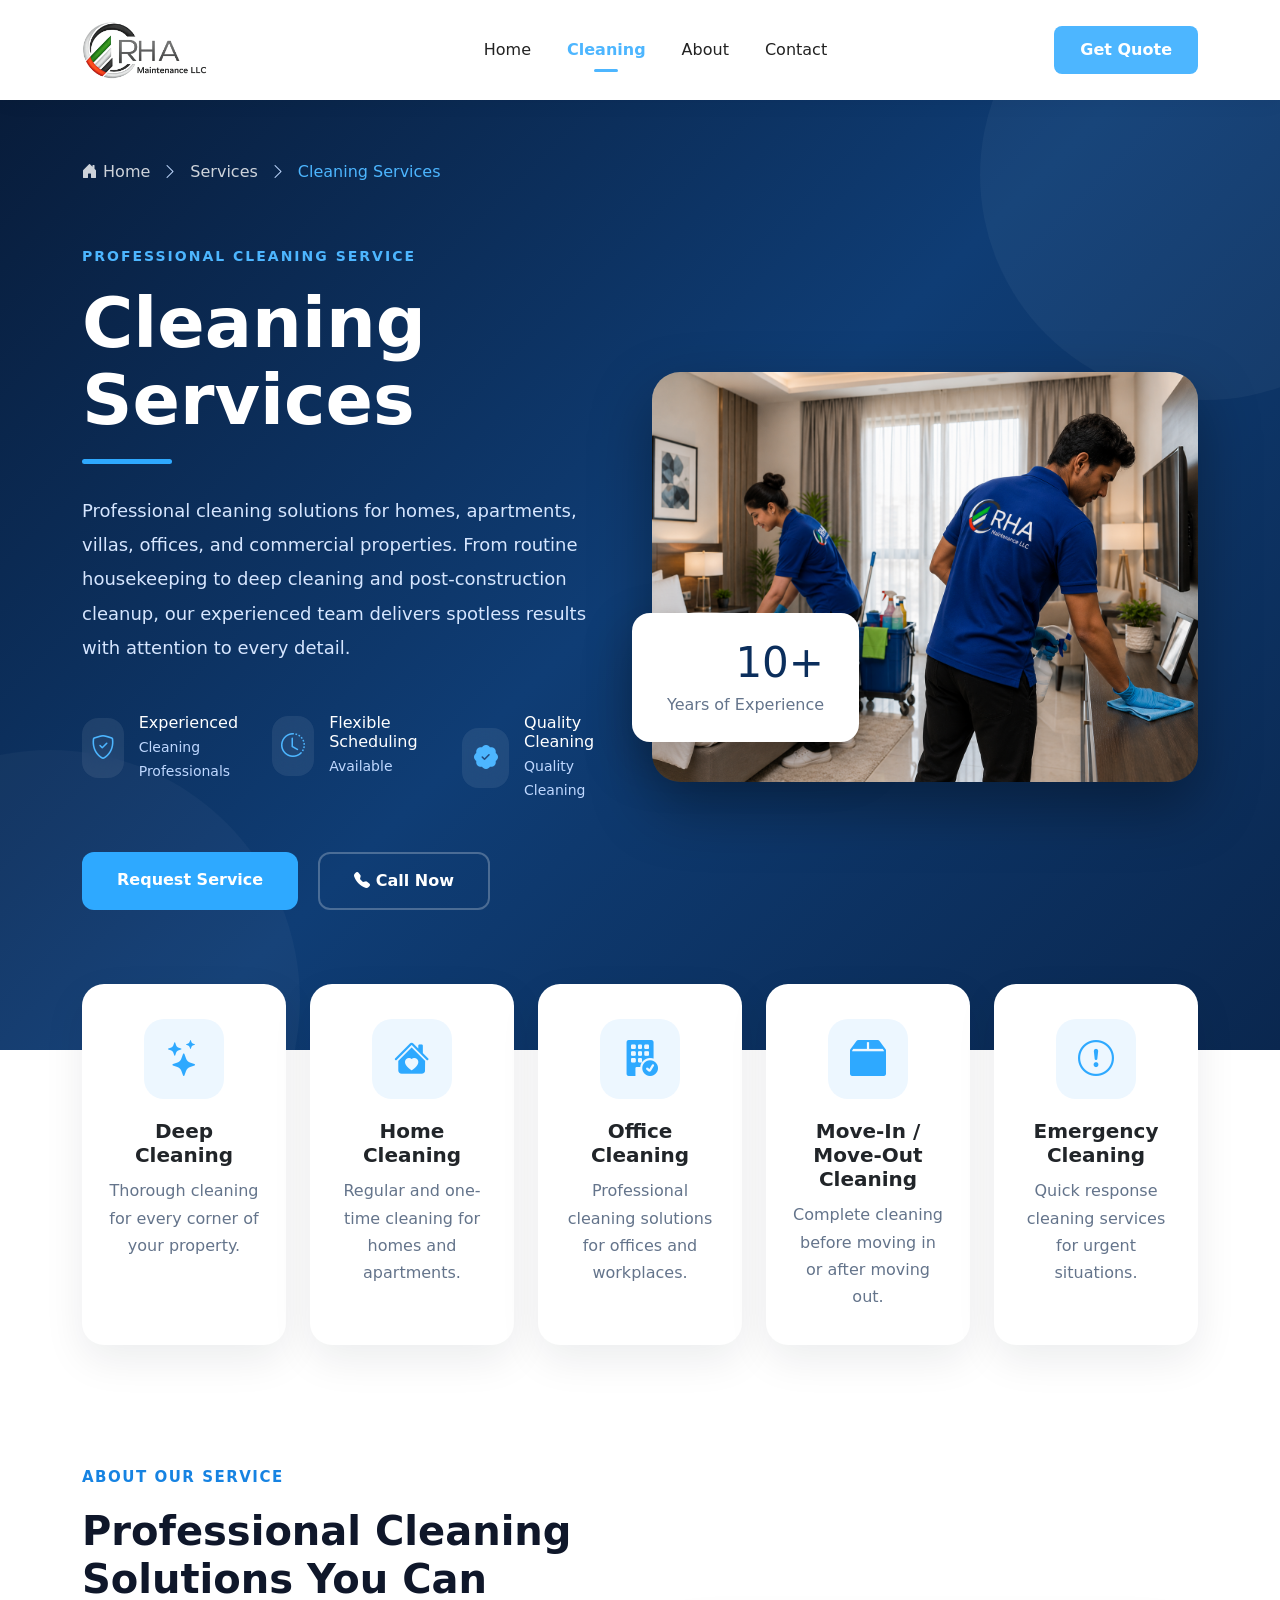
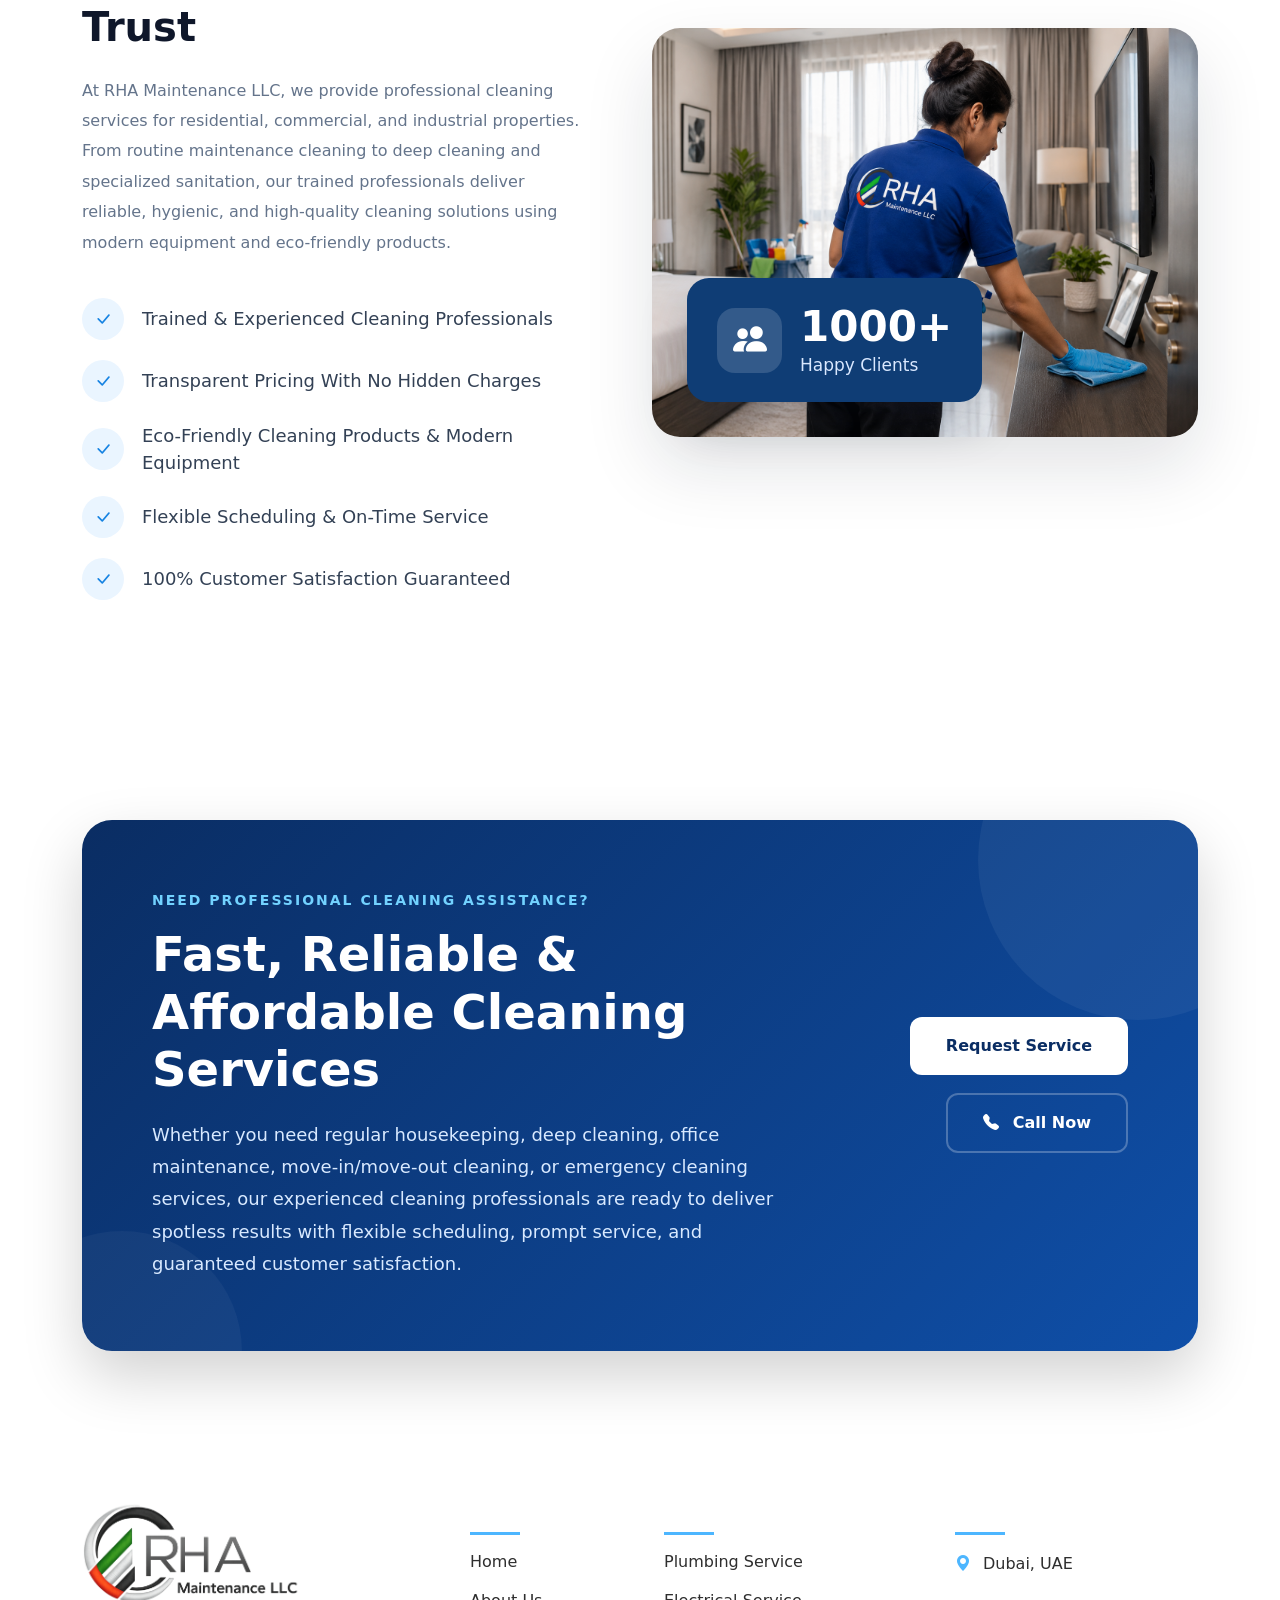
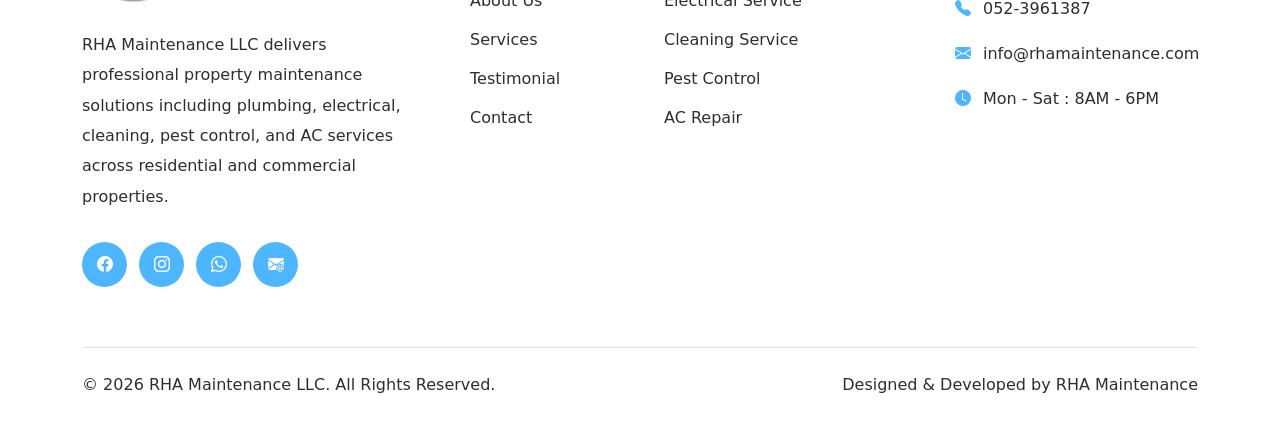
<file: cleaning_service.html>
<!DOCTYPE html>
<html lang="en">

<head>
    <meta charset="UTF-8">
    <meta name="viewport" content="width=device-width, initial-scale=1.0">
    <title>Cleaning | RHA Maintenance</title>

    <link href="https://cdn.jsdelivr.net/npm/bootstrap@5.3.7/dist/css/bootstrap.min.css" rel="stylesheet">

    <!-- Main favicon -->
    <link rel="icon" href="favicon.ico">

    <!-- PNG favicons -->
    <link rel="icon" type="image/png" sizes="16x16" href="assets/img/favicon-16x16.png">
    <link rel="icon" type="image/png" sizes="32x32" href="assets/img/favicon-32x32.png">

    <!-- Apple -->
    <link rel="apple-touch-icon" href="assets/img/apple-touch-icon.png">

    <!-- Android -->
    <link rel="icon" type="image/png" sizes="192x192" href="assets/img/android-chrome-192x192.png">
    <link rel="icon" type="image/png" sizes="512x512" href="assets/img/android-chrome-512x512.png">

    <!-- Manifest -->
    <link rel="manifest" href="assets/img/site.webmanifest">

    <!--- Icon Code --->
    <link rel="stylesheet" href="https://cdn.jsdelivr.net/npm/bootstrap-icons@1.11.3/font/bootstrap-icons.min.css">

    <link rel="stylesheet" href="assets/css/style.css">

</head>

<body>

    <nav class="navbar navbar-expand-lg rha-navbar sticky-top">

        <div class="container">

            <!-- Logo -->
            <a class="navbar-brand me-lg-5" href="index.html">
                <img src="assets/img/brand_logo.png" alt="RHA Logo" class="rha-logo">
            </a>

            <!-- Mobile Toggle -->
            <button class="navbar-toggler border-0 shadow-none" type="button" data-bs-toggle="offcanvas"
                data-bs-target="#mobileMenu">

                <span class="navbar-toggler-icon"></span>

            </button>

            <!-- Desktop Navigation -->
            <div class="collapse navbar-collapse">

                <ul class="navbar-nav mx-auto">

                    <li class="nav-item">
                        <a class="nav-link rha-nav-link nav-scroll" href="index.html">Home</a>
                    </li>

                    <li class="nav-item">
                        <a class="nav-link rha-nav-link nav-scroll active" href="#hero">Cleaning</a>
                    </li>

                    <li class="nav-item">
                        <a class="nav-link rha-nav-link nav-scroll" href="#about">About</a>
                    </li>

                    <li class="nav-item">
                        <a class="nav-link rha-nav-link nav-scroll" href="#contact">Contact</a>
                    </li>

                </ul>

                <a href="index.html#contact" class="btn rha-btn">
                    Get Quote
                </a>

            </div>

        </div>

    </nav>

    <!-- Mobile Offcanvas -->

    <div class="offcanvas offcanvas-end" tabindex="-1" id="mobileMenu">

        <div class="offcanvas-header">

            <h5 class="offcanvas-title">
                RHA Maintenance
            </h5>

            <button type="button" class="btn-close" data-bs-dismiss="offcanvas">
            </button>

        </div>

        <div class="offcanvas-body">

            <ul class="navbar-nav rha-mobile-nav">

                <li class="nav-item">
                    <a class="nav-link nav-scroll" href="index.html">Home</a>
                </li>

                <li class="nav-item">
                    <a class="nav-link nav-scroll active" href="#hero">Cleaning</a>
                </li>

                <li class="nav-item">
                    <a class="nav-link nav-scroll" href="#about">About</a>
                </li>

                <li class="nav-item">
                    <a class="nav-link nav-scroll" href="#contact">Contact</a>
                </li>

            </ul>

            <a href="index.html#contact" class="btn rha-btn rha-mobile-btn">
                Get Quote
            </a>

        </div>

    </div>

    <!--- Hero Section Start --->
    <section id="hero" class="s1-hero-section">

        <div class="container">

            <!-- Breadcrumb -->

            <div class="row">

                <div class="col-12">

                    <nav class="s1-hero-breadcrumb">

                        <a href="index.html">
                            <i class="bi bi-house-door-fill"></i>
                            Home
                        </a>

                        <span>
                            <i class="bi bi-chevron-right"></i>
                        </span>

                        <a href="index.html#services">
                            Services
                        </a>

                        <span>
                            <i class="bi bi-chevron-right"></i>
                        </span>

                        <span class="s1-hero-active">
                            Cleaning Services
                        </span>

                    </nav>

                </div>

            </div>

            <!-- Hero -->

            <div class="row align-items-center gy-5">

                <!-- Left -->

                <div class="col-lg-6">

                    <div class="s1-hero-content">

                        <span class="s1-hero-subtitle">
                            PROFESSIONAL CLEANING SERVICE
                        </span>

                        <h1 class="s1-hero-title">
                            Cleaning Services
                        </h1>

                        <div class="s1-hero-line"></div>

                        <p class="s1-hero-text">

                            Professional cleaning solutions for homes, apartments, villas, offices, and commercial
                            properties. From routine housekeeping to deep cleaning and post-construction cleanup, our
                            experienced team delivers spotless results with attention to every detail.

                        </p>

                        <div class="row g-4 mt-4">

                            <div class="col-md-4">

                                <div class="s1-hero-feature">

                                    <div class="s1-hero-feature-icon">
                                        <i class="bi bi-shield-check"></i>
                                    </div>

                                    <div>

                                        <h6>
                                            Experienced
                                        </h6>

                                        <span>
                                            Cleaning Professionals
                                        </span>

                                    </div>

                                </div>

                            </div>

                            <div class="col-md-4">

                                <div class="s1-hero-feature">

                                    <div class="s1-hero-feature-icon">
                                        <i class="bi bi-clock-history"></i>
                                    </div>

                                    <div>

                                        <h6>
                                            Flexible Scheduling
                                        </h6>

                                        <span>
                                            Available
                                        </span>

                                    </div>

                                </div>

                            </div>

                            <div class="col-md-4">

                                <div class="s1-hero-feature">

                                    <div class="s1-hero-feature-icon">
                                        <i class="bi bi-patch-check-fill"></i>
                                    </div>

                                    <div>

                                        <h6>
                                            Quality Cleaning
                                        </h6>

                                        <span>
                                            Quality Cleaning
                                        </span>

                                    </div>

                                </div>

                            </div>

                        </div>

                        <div class="s1-hero-btn-group">

                            <a href="index.html#contact" class="btn s1-hero-primary-btn">

                                Request Service

                            </a>

                            <a href="tel:052-2231229" class="btn s1-hero-secondary-btn">

                                <i class="bi bi-telephone-fill"></i>

                                Call Now

                            </a>

                        </div>

                    </div>

                </div>

                <!-- Right -->

                <div class="col-lg-6">

                    <div class="s1-hero-image-wrapper">

                        <img src="assets/img/s3-hero-img.png" class="img-fluid s1-hero-image" alt="Cleaning Service">

                        <div class="s1-hero-experience-card">

                            <h2>
                                10+
                            </h2>

                            <p>
                                Years of Experience
                            </p>

                        </div>

                    </div>

                </div>

            </div>

        </div>

    </section>

    <!-- Floating Services -->

    <section class="s1-hero-services">

        <div class="container">

            <div class="row g-4">

                <div class="col-lg col-md-6">

                    <div class="s1-hero-service-card">

                        <div class="s1-hero-service-icon">

                            <i class="bi bi-stars"></i>

                        </div>

                        <h5>
                            Deep Cleaning
                        </h5>

                        <p>
                            Thorough cleaning for every corner of your property.
                        </p>

                    </div>

                </div>

                <div class="col-lg col-md-6">

                    <div class="s1-hero-service-card">

                        <div class="s1-hero-service-icon">

                            <i class="bi bi-house-heart-fill"></i>

                        </div>

                        <h5>
                            Home Cleaning
                        </h5>

                        <p>
                            Regular and one-time cleaning for homes and apartments.
                        </p>

                    </div>

                </div>

                <div class="col-lg col-md-6">

                    <div class="s1-hero-service-card">

                        <div class="s1-hero-service-icon">

                            <i class="bi bi-building-fill-check"></i>

                        </div>

                        <h5>
                            Office Cleaning
                        </h5>

                        <p>
                            Professional cleaning solutions for offices and workplaces.
                        </p>

                    </div>

                </div>

                <div class="col-lg col-md-6">

                    <div class="s1-hero-service-card">

                        <div class="s1-hero-service-icon">

                            <i class="bi bi-box2-fill"></i>

                        </div>

                        <h5>
                            Move-In / Move-Out Cleaning
                        </h5>

                        <p>
                            Complete cleaning before moving in or after moving out.
                        </p>

                    </div>

                </div>

                <div class="col-lg col-md-12">

                    <div class="s1-hero-service-card">

                        <div class="s1-hero-service-icon">

                            <i class="bi bi-exclamation-circle"></i>

                        </div>

                        <h5>
                            Emergency Cleaning
                        </h5>

                        <p>
                            Quick response cleaning services for urgent situations.
                        </p>

                    </div>

                </div>

            </div>

        </div>

    </section>

    <!--- Hero Section End --->

    <!--- About Section Start --->

    <section id="about" class="s1-about-section">

        <div class="container">

            <div class="row align-items-center gy-5">

                <!-- Left Content -->

                <div class="col-lg-6">

                    <div class="s1-about-content">

                        <span class="s1-about-subtitle">
                            ABOUT OUR SERVICE
                        </span>

                        <h2 class="s1-about-title">
                            Professional Cleaning <br>Solutions You Can Trust
                        </h2>

                        <p class="s1-about-description">

                            At RHA Maintenance LLC, we provide professional cleaning services for residential,
                            commercial, and industrial properties. From routine maintenance cleaning to deep cleaning
                            and specialized sanitation, our trained professionals deliver reliable, hygienic, and
                            high-quality cleaning solutions using modern equipment and eco-friendly products.
                        </p>

                        <div class="s1-about-list">

                            <div class="s1-about-list-item">

                                <div class="s1-about-list-icon">
                                    <i class="bi bi-check-lg"></i>
                                </div>

                                <span>
                                    Trained & Experienced Cleaning Professionals
                                </span>

                            </div>

                            <div class="s1-about-list-item">

                                <div class="s1-about-list-icon">
                                    <i class="bi bi-check-lg"></i>
                                </div>

                                <span>
                                    Transparent Pricing With No Hidden Charges
                                </span>

                            </div>

                            <div class="s1-about-list-item">

                                <div class="s1-about-list-icon">
                                    <i class="bi bi-check-lg"></i>
                                </div>

                                <span>
                                    Eco-Friendly Cleaning Products & Modern Equipment
                                </span>

                            </div>

                            <div class="s1-about-list-item">

                                <div class="s1-about-list-icon">
                                    <i class="bi bi-check-lg"></i>
                                </div>

                                <span>
                                    Flexible Scheduling & On-Time Service
                                </span>

                            </div>

                            <div class="s1-about-list-item">

                                <div class="s1-about-list-icon">
                                    <i class="bi bi-check-lg"></i>
                                </div>

                                <span>
                                    100% Customer Satisfaction Guaranteed
                                </span>

                            </div>

                        </div>

                    </div>

                </div>

                <!-- Right Image -->

                <div class="col-lg-6">

                    <div class="s1-about-image-wrapper">

                        <img src="assets/img/s3-abt-img.png" class="img-fluid s1-about-image" alt="Cleaning Service">

                        <!-- Floating Card -->

                        <div class="s1-about-floating-card">

                            <div class="s1-about-floating-icon">

                                <i class="bi bi-people-fill"></i>

                            </div>

                            <div>

                                <h3>
                                    1000+
                                </h3>

                                <span>
                                    Happy Clients
                                </span>

                            </div>

                        </div>

                    </div>

                </div>

            </div>

        </div>

    </section>

    <!--- About Section End --->

    <!--- CTA Section Strat --->

    <section id="contact" class="s3-cta-section">

        <div class="container">

            <div class="s3-cta-wrapper">

                <div class="row align-items-center gy-4">

                    <div class="col-lg-8">

                        <div class="s3-cta-content">

                            <span class="s3-cta-subtitle">
                                NEED PROFESSIONAL CLEANING ASSISTANCE?
                            </span>

                            <h2 class="s3-cta-title">
                                Fast, Reliable & Affordable Cleaning Services
                            </h2>

                            <p class="s3-cta-text">
                                Whether you need regular housekeeping, deep cleaning, office maintenance,
                                move-in/move-out cleaning, or emergency cleaning services, our experienced cleaning
                                professionals are ready to deliver spotless results with flexible scheduling, prompt
                                service, and guaranteed customer satisfaction.
                            </p>

                        </div>

                    </div>

                    <div class="col-lg-4">

                        <div class="s3-cta-buttons">

                            <a href="index.html#contact" class="btn s3-cta-btn-primary">
                                Request Service
                            </a>

                            <a href="tel:052-3961387" class="btn s3-cta-btn-secondary">
                                <i class="bi bi-telephone-fill"></i>
                                Call Now
                            </a>

                        </div>

                    </div>

                </div>

            </div>

        </div>

    </section>

    <!---cta Section End-->


    <!--- Footer Section --->
    <footer class="v1-footer-section">

        <div class="container">

            <div class="row g-5">

                <!-- Company Info -->

                <div class="col-lg-4 col-md-6">

                    <div class="v1-footer-company">

                        <img src="assets/img/brand_logo.png" alt="RHA Logo" class="v1-footer-logo">

                        <p class="v1-footer-about">
                            RHA Maintenance LLC delivers professional property
                            maintenance solutions including plumbing, electrical,
                            cleaning, pest control, and AC services across
                            residential and commercial properties.
                        </p>

                        <div class="v1-footer-social">

                            <a href="#">
                                <i class="bi bi-facebook"></i>
                            </a>

                            <a href="#">
                                <i class="bi bi-instagram"></i>
                            </a>

                            <a href="#">
                                <i class="bi bi-whatsapp"></i>
                            </a>

                            <a
                                href="mailto:mohamedibrahim@rhamaintenance.com?subject=Maintenance%20Inquiry&body=Hello%20RHA%20Maintenance,%0A%0AI%20would%20like%20to%20request%20a%20service.%0A">
                                <i class="bi bi-envelope-at-fill"></i>
                            </a>

                        </div>

                    </div>

                </div>

                <!-- Quick Links -->

                <div class="col-lg-2 col-md-6">

                    <h4 class="v1-footer-title">
                        Quick Links
                    </h4>

                    <ul class="v1-footer-links">

                        <li>
                            <a href="index.html#home">Home</a>
                        </li>

                        <li>
                            <a href="index.html#about">About Us</a>
                        </li>

                        <li>
                            <a href="index.html#services">Services</a>
                        </li>

                        <li>
                            <a href="index.html#testimonial">Testimonial</a>
                        </li>

                        <li>
                            <a href="index.html#contact">Contact</a>
                        </li>

                    </ul>

                </div>

                <!-- Services -->

                <div class="col-lg-3 col-md-6">

                    <h4 class="v1-footer-title">
                        Our Services
                    </h4>

                    <ul class="v1-footer-links">

                        <li>
                            <a href="plumbing_service.html">Plumbing Service</a>
                        </li>

                        <li>
                            <a href="electrical_service.html">Electrical Service</a>
                        </li>

                        <li>
                            <a href="cleaning_service.html">Cleaning Service</a>
                        </li>

                        <li>
                            <a href="pest_control.html">Pest Control</a>
                        </li>

                        <li>
                            <a href="ac_repair.html">AC Repair</a>
                        </li>

                    </ul>

                </div>

                <!-- Contact -->

                <div class="col-lg-3 col-md-6">

                    <h4 class="v1-footer-title">
                        Contact Info
                    </h4>

                    <ul class="v1-footer-contact">

                        <li>
                            <i class="bi bi-geo-alt-fill"></i>
                            Dubai, UAE
                        </li>

                        <li>
                            <i class="bi bi-telephone-fill"></i>
                            052-3961387
                        </li>

                        <li>
                            <i class="bi bi-envelope-fill"></i>
                            info@rhamaintenance.com
                        </li>

                        <li>
                            <i class="bi bi-clock-fill"></i>
                            Mon - Sat : 8AM - 6PM
                        </li>

                    </ul>

                </div>

            </div>

            <div class="v1-footer-bottom">

                <p>
                    © 2026 RHA Maintenance LLC. All Rights Reserved.
                </p>

                <p>
                    Designed & Developed by RHA Maintenance
                </p>

            </div>

        </div>

    </footer>


    <script src="https://cdn.jsdelivr.net/npm/bootstrap@5.3.7/dist/js/bootstrap.bundle.min.js"></script>
    <script src="assets/js/script.js"></script>

</body>

</html>
</file>
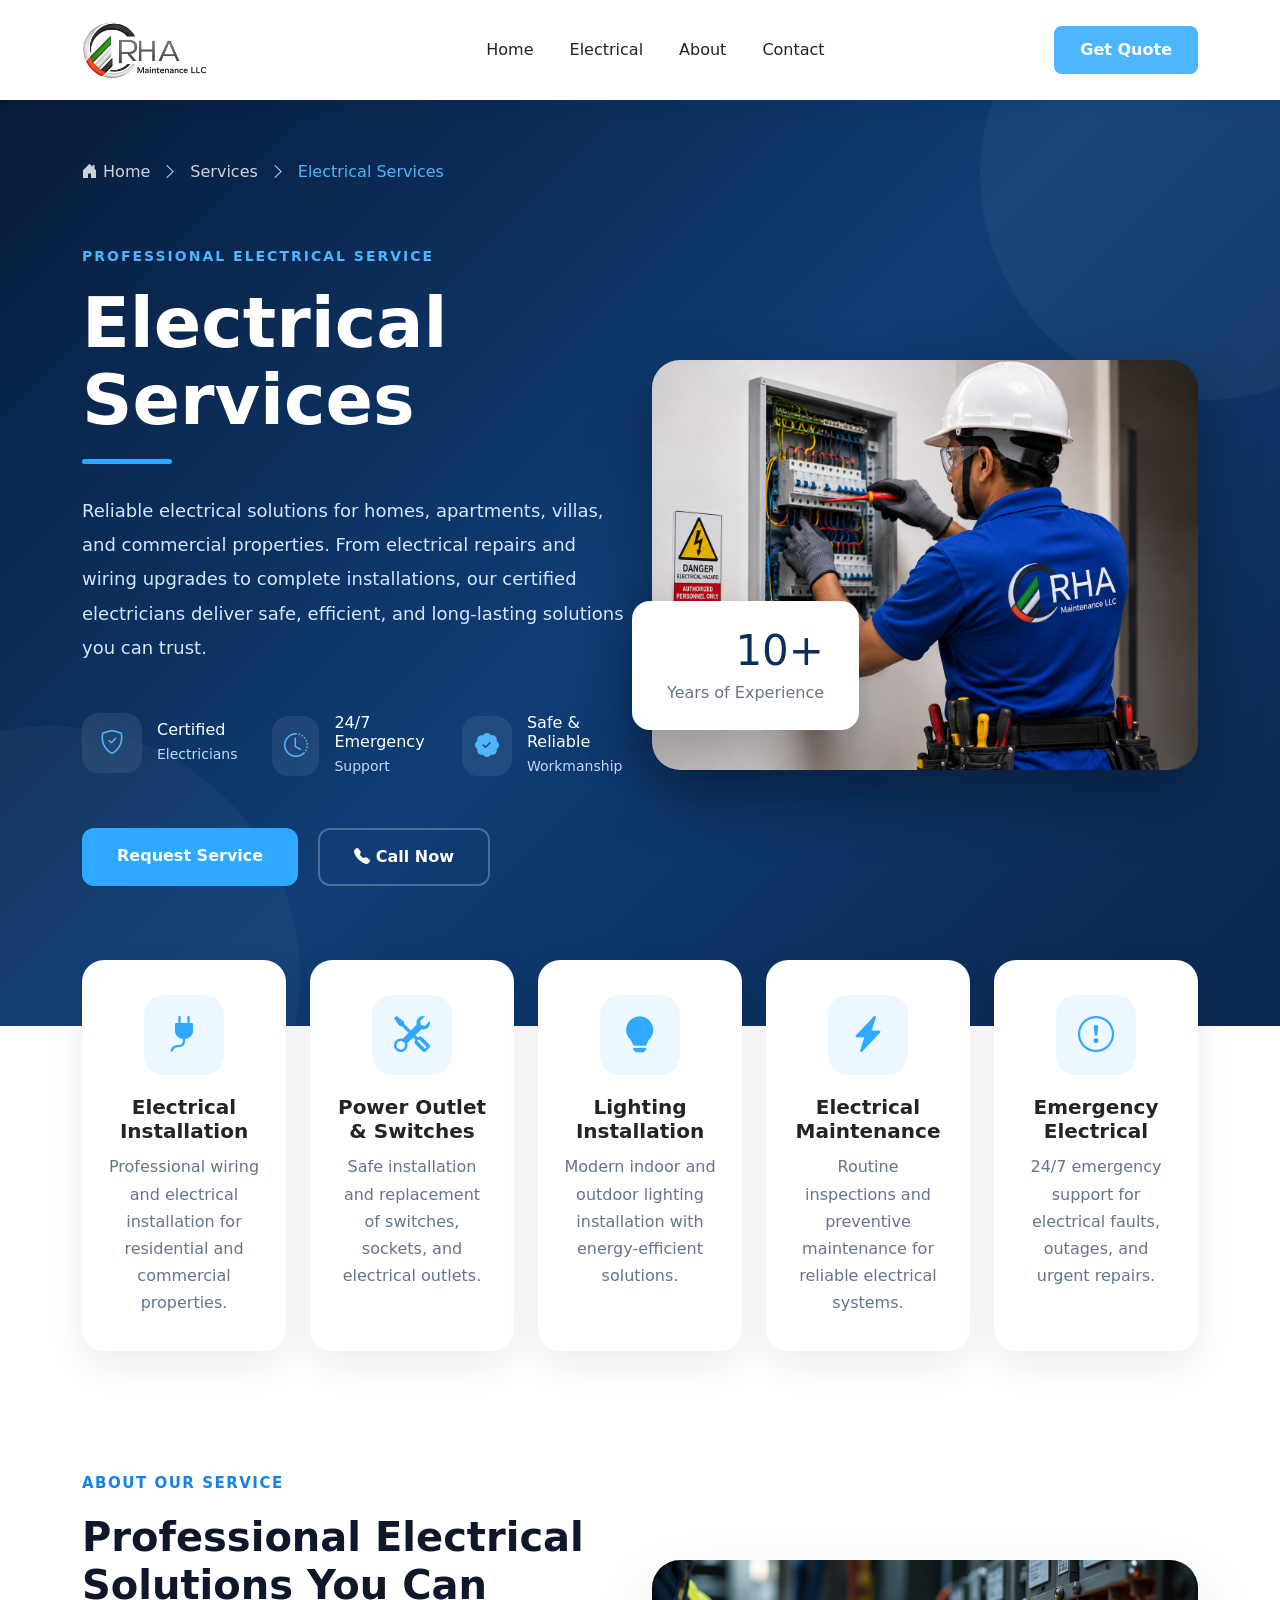
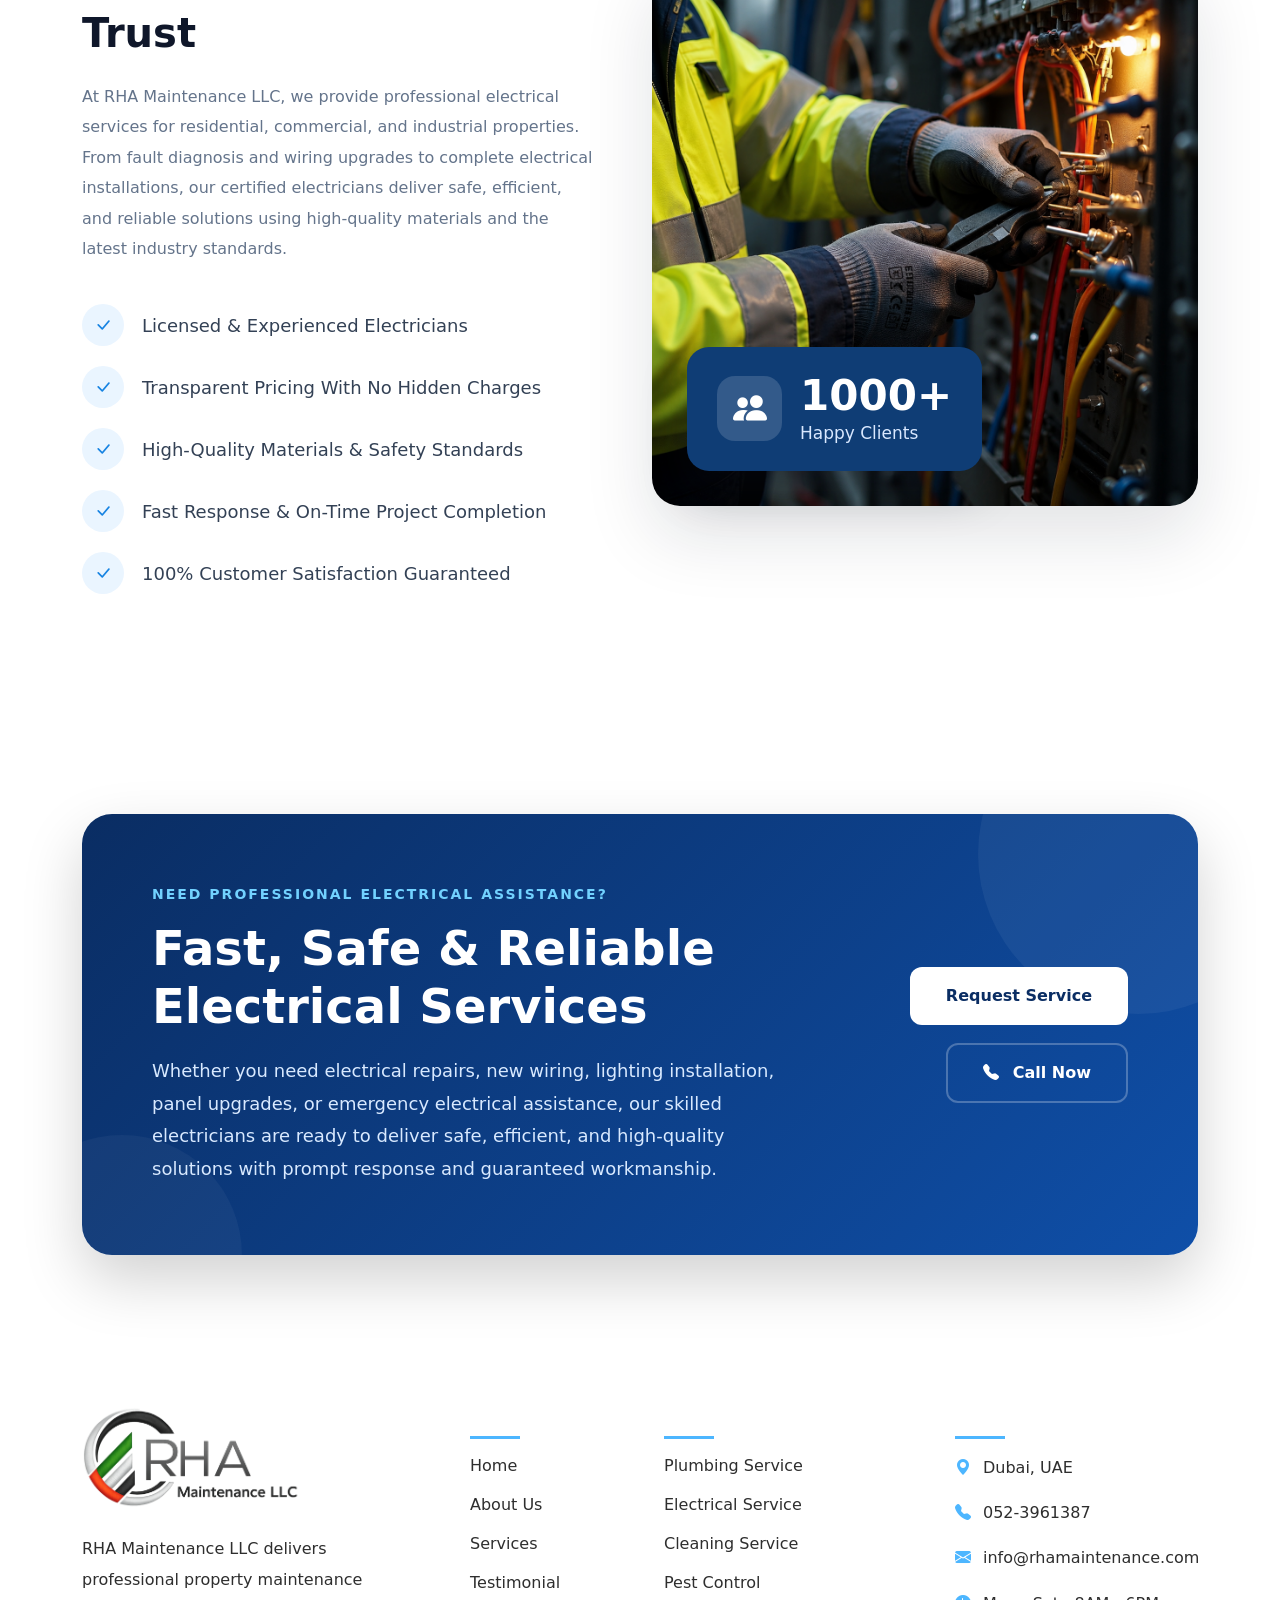
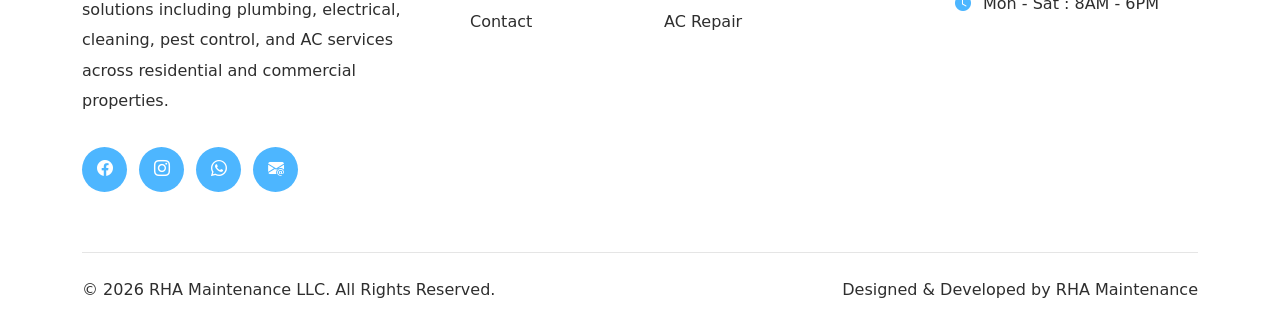
<file: electrical_service.html>
<!DOCTYPE html>
<html lang="en">

<head>
    <meta charset="UTF-8">
    <meta name="viewport" content="width=device-width, initial-scale=1.0">
    <title>Electrical | RHA Maintenance</title>

    <link href="https://cdn.jsdelivr.net/npm/bootstrap@5.3.7/dist/css/bootstrap.min.css" rel="stylesheet">

    <!-- Main favicon -->
    <link rel="icon" href="favicon.ico">

    <!-- PNG favicons -->
    <link rel="icon" type="image/png" sizes="16x16" href="assets/img/favicon-16x16.png">
    <link rel="icon" type="image/png" sizes="32x32" href="assets/img/favicon-32x32.png">

    <!-- Apple -->
    <link rel="apple-touch-icon" href="assets/img/apple-touch-icon.png">

    <!-- Android -->
    <link rel="icon" type="image/png" sizes="192x192" href="assets/img/android-chrome-192x192.png">
    <link rel="icon" type="image/png" sizes="512x512" href="assets/img/android-chrome-512x512.png">

    <!-- Manifest -->
    <link rel="manifest" href="assets/img/site.webmanifest">

    <!--- Icon Code --->
    <link rel="stylesheet" href="https://cdn.jsdelivr.net/npm/bootstrap-icons@1.11.3/font/bootstrap-icons.min.css">

    <link rel="stylesheet" href="assets/css/style.css">

</head>

<body>

    <nav class="navbar navbar-expand-lg rha-navbar sticky-top">

        <div class="container">

            <!-- Logo -->
            <a class="navbar-brand me-lg-5" href="index.html">
                <img src="assets/img/brand_logo.png" alt="RHA Logo" class="rha-logo">
            </a>

            <!-- Mobile Toggle -->
            <button class="navbar-toggler border-0 shadow-none" type="button" data-bs-toggle="offcanvas"
                data-bs-target="#mobileMenu">

                <span class="navbar-toggler-icon"></span>

            </button>

            <!-- Desktop Navigation -->
            <div class="collapse navbar-collapse">

                <ul class="navbar-nav mx-auto">

                    <li class="nav-item">
                        <a class="nav-link rha-nav-link nav-scroll" href="index.html">Home</a>
                    </li>

                    <li class="nav-item">
                        <a class="nav-link rha-nav-link nav-scroll active" href="#plumbing">Electrical</a>
                    </li>

                    <li class="nav-item">
                        <a class="nav-link rha-nav-link nav-scroll" href="#about">About</a>
                    </li>

                    <li class="nav-item">
                        <a class="nav-link rha-nav-link nav-scroll" href="#contact">Contact</a>
                    </li>

                </ul>

                <a href="index.html#contact" class="btn rha-btn">
                    Get Quote
                </a>

            </div>

        </div>

    </nav>

    <!-- Mobile Offcanvas -->

    <div class="offcanvas offcanvas-end" tabindex="-1" id="mobileMenu">

        <div class="offcanvas-header">

            <h5 class="offcanvas-title">
                RHA Maintenance
            </h5>

            <button type="button" class="btn-close" data-bs-dismiss="offcanvas">
            </button>

        </div>

        <div class="offcanvas-body">

            <ul class="navbar-nav rha-mobile-nav">

                <li class="nav-item">
                    <a class="nav-link nav-scroll" href="index.html">Home</a>
                </li>

                <li class="nav-item">
                    <a class="nav-link nav-scroll active" href="#electrial">Electrical</a>
                </li>

                <li class="nav-item">
                    <a class="nav-link nav-scroll" href="#about">About</a>
                </li>


                <li class="nav-item">
                    <a class="nav-link nav-scroll" href="#contact">Contact</a>
                </li>

            </ul>

            <a href="#contact" class="btn rha-btn rha-mobile-btn">
                Get Quote
            </a>

        </div>

    </div>

    <!--- Hero Section Start --->
    <section id="electrical" class="s1-hero-section">

        <div class="container">

            <!-- Breadcrumb -->

            <div class="row">

                <div class="col-12">

                    <nav class="s1-hero-breadcrumb">

                        <a href="index.html">
                            <i class="bi bi-house-door-fill"></i>
                            Home
                        </a>

                        <span>
                            <i class="bi bi-chevron-right"></i>
                        </span>

                        <a href="index.html#services">
                            Services
                        </a>

                        <span>
                            <i class="bi bi-chevron-right"></i>
                        </span>

                        <span class="s1-hero-active">
                            Electrical Services
                        </span>

                    </nav>

                </div>

            </div>

            <!-- Hero -->

            <div class="row align-items-center gy-5">

                <!-- Left -->

                <div class="col-lg-6">

                    <div class="s1-hero-content">

                        <span class="s1-hero-subtitle">
                            PROFESSIONAL ELECTRICAL SERVICE
                        </span>

                        <h1 class="s1-hero-title">
                            Electrical Services
                        </h1>

                        <div class="s1-hero-line"></div>

                        <p class="s1-hero-text">

                            Reliable electrical solutions for homes, apartments, villas, and commercial properties. From
                            electrical repairs and wiring upgrades to complete installations, our certified electricians
                            deliver safe, efficient, and long-lasting solutions you can trust.

                        </p>

                        <div class="row g-4 mt-4">

                            <div class="col-md-4">

                                <div class="s1-hero-feature">

                                    <div class="s1-hero-feature-icon">
                                        <i class="bi bi-shield-check"></i>
                                    </div>

                                    <div>

                                        <h6>
                                            Certified
                                        </h6>

                                        <span>
                                            Electricians
                                        </span>

                                    </div>

                                </div>

                            </div>

                            <div class="col-md-4">

                                <div class="s1-hero-feature">

                                    <div class="s1-hero-feature-icon">
                                        <i class="bi bi-clock-history"></i>
                                    </div>

                                    <div>

                                        <h6>
                                            24/7 Emergency
                                        </h6>

                                        <span>
                                            Support
                                        </span>

                                    </div>

                                </div>

                            </div>

                            <div class="col-md-4">

                                <div class="s1-hero-feature">

                                    <div class="s1-hero-feature-icon">
                                        <i class="bi bi-patch-check-fill"></i>
                                    </div>

                                    <div>

                                        <h6>
                                            Safe & Reliable
                                        </h6>

                                        <span>
                                            Workmanship
                                        </span>

                                    </div>

                                </div>

                            </div>

                        </div>

                        <div class="s1-hero-btn-group">

                            <a href="index.html#contact" class="btn s1-hero-primary-btn">

                                Request Service

                            </a>

                            <a href="tel:052-2231229" class="btn s1-hero-secondary-btn">

                                <i class="bi bi-telephone-fill"></i>

                                Call Now

                            </a>

                        </div>

                    </div>

                </div>

                <!-- Right -->

                <div class="col-lg-6">

                    <div class="s1-hero-image-wrapper">

                        <img src="assets/img/s2-hero-img.png" class="img-fluid s1-hero-image" alt="Electrical Service">

                        <div class="s1-hero-experience-card">

                            <h2>
                                10+
                            </h2>

                            <p>
                                Years of Experience
                            </p>

                        </div>

                    </div>

                </div>

            </div>

        </div>

    </section>

    <!-- Floating Services -->

    <section class="s1-hero-services">

        <div class="container">

            <div class="row g-4">

                <div class="col-lg col-md-6">

                    <div class="s1-hero-service-card">

                        <div class="s1-hero-service-icon">

                            <i class="bi bi-plug-fill"></i>

                        </div>

                        <h5>
                            Electrical Installation
                        </h5>

                        <p>
                            Professional wiring and electrical installation for residential and commercial properties.
                        </p>

                    </div>

                </div>

                <div class="col-lg col-md-6">

                    <div class="s1-hero-service-card">

                        <div class="s1-hero-service-icon">

                            <i class="bi bi-tools"></i>

                        </div>

                        <h5>
                            Power Outlet & Switches
                        </h5>

                        <p>
                            Safe installation and replacement of switches, sockets, and electrical outlets.
                        </p>

                    </div>

                </div>

                <div class="col-lg col-md-6">

                    <div class="s1-hero-service-card">

                        <div class="s1-hero-service-icon">

                            <i class="bi bi-lightbulb-fill"></i>

                        </div>

                        <h5>
                            Lighting Installation
                        </h5>

                        <p>
                            Modern indoor and outdoor lighting installation with energy-efficient solutions.
                        </p>

                    </div>

                </div>

                <div class="col-lg col-md-6">

                    <div class="s1-hero-service-card">

                        <div class="s1-hero-service-icon">

                            <i class="bi bi-lightning-charge-fill"></i>

                        </div>

                        <h5>
                            Electrical Maintenance
                        </h5>

                        <p>
                            Routine inspections and preventive maintenance for reliable electrical systems.
                        </p>

                    </div>

                </div>

                <div class="col-lg col-md-12">

                    <div class="s1-hero-service-card">

                        <div class="s1-hero-service-icon">

                            <i class="bi bi-exclamation-circle"></i>

                        </div>

                        <h5>
                            Emergency Electrical
                        </h5>

                        <p>
                            24/7 emergency support for electrical faults, outages, and urgent repairs.
                        </p>

                    </div>

                </div>

            </div>

        </div>

    </section>

    <!--- Hero Section End --->

    <!--- About Section Start --->

    <section id="about" class="s1-about-section">

        <div class="container">

            <div class="row align-items-center gy-5">

                <!-- Left Content -->

                <div class="col-lg-6">

                    <div class="s1-about-content">

                        <span class="s1-about-subtitle">
                            ABOUT OUR SERVICE
                        </span>

                        <h2 class="s1-about-title">
                            Professional Electrical<br> Solutions You Can Trust
                        </h2>

                        <p class="s1-about-description">

                            At RHA Maintenance LLC, we provide professional electrical services for residential,
                            commercial, and industrial properties. From fault diagnosis and wiring upgrades to complete
                            electrical installations, our certified electricians deliver safe, efficient, and reliable
                            solutions using high-quality materials and the latest industry standards.
                        </p>

                        <div class="s1-about-list">

                            <div class="s1-about-list-item">

                                <div class="s1-about-list-icon">
                                    <i class="bi bi-check-lg"></i>
                                </div>

                                <span>
                                    Licensed & Experienced Electricians
                                </span>

                            </div>

                            <div class="s1-about-list-item">

                                <div class="s1-about-list-icon">
                                    <i class="bi bi-check-lg"></i>
                                </div>

                                <span>
                                    Transparent Pricing With No Hidden Charges
                                </span>

                            </div>

                            <div class="s1-about-list-item">

                                <div class="s1-about-list-icon">
                                    <i class="bi bi-check-lg"></i>
                                </div>

                                <span>
                                    High-Quality Materials & Safety Standards
                                </span>

                            </div>

                            <div class="s1-about-list-item">

                                <div class="s1-about-list-icon">
                                    <i class="bi bi-check-lg"></i>
                                </div>

                                <span>
                                    Fast Response & On-Time Project Completion
                                </span>

                            </div>

                            <div class="s1-about-list-item">

                                <div class="s1-about-list-icon">
                                    <i class="bi bi-check-lg"></i>
                                </div>

                                <span>
                                    100% Customer Satisfaction Guaranteed
                                </span>

                            </div>

                        </div>

                    </div>

                </div>

                <!-- Right Image -->

                <div class="col-lg-6">

                    <div class="s1-about-image-wrapper">

                        <img src="assets/img/s2-abt-img.png" class="img-fluid s1-about-image" alt="Electrical Service">

                        <!-- Floating Card -->

                        <div class="s1-about-floating-card">

                            <div class="s1-about-floating-icon">

                                <i class="bi bi-people-fill"></i>

                            </div>

                            <div>

                                <h3>
                                    1000+
                                </h3>

                                <span>
                                    Happy Clients
                                </span>

                            </div>

                        </div>

                    </div>

                </div>

            </div>

        </div>

    </section>

    <!--- About Section End --->

    <!--- CTA Section Strat --->

    <section id="contact" class="s3-cta-section">

        <div class="container">

            <div class="s3-cta-wrapper">

                <div class="row align-items-center gy-4">

                    <div class="col-lg-8">

                        <div class="s3-cta-content">

                            <span class="s3-cta-subtitle">
                                NEED PROFESSIONAL ELECTRICAL ASSISTANCE?
                            </span>

                            <h2 class="s3-cta-title">
                                Fast, Safe & Reliable Electrical Services
                            </h2>

                            <p class="s3-cta-text">
                                Whether you need electrical repairs, new wiring, lighting installation, panel upgrades,
                                or emergency electrical assistance, our skilled electricians are ready to deliver safe,
                                efficient, and high-quality solutions with prompt response and guaranteed workmanship.
                            </p>

                        </div>

                    </div>

                    <div class="col-lg-4">

                        <div class="s3-cta-buttons">

                            <a href="index.html#contact" class="btn s3-cta-btn-primary">
                                Request Service
                            </a>

                            <a href="tel:052-3961387" class="btn s3-cta-btn-secondary">
                                <i class="bi bi-telephone-fill"></i>
                                Call Now
                            </a>

                        </div>

                    </div>

                </div>

            </div>

        </div>

    </section>

    <!---cta Section End-->


    <!--- Footer Section --->
    <footer class="v1-footer-section">

        <div class="container">

            <div class="row g-5">

                <!-- Company Info -->

                <div class="col-lg-4 col-md-6">

                    <div class="v1-footer-company">

                        <img src="assets/img/brand_logo.png" alt="RHA Logo" class="v1-footer-logo">

                        <p class="v1-footer-about">
                            RHA Maintenance LLC delivers professional property
                            maintenance solutions including plumbing, electrical,
                            cleaning, pest control, and AC services across
                            residential and commercial properties.
                        </p>

                        <div class="v1-footer-social">

                            <a href="#">
                                <i class="bi bi-facebook"></i>
                            </a>

                            <a href="#">
                                <i class="bi bi-instagram"></i>
                            </a>

                            <a href="#">
                                <i class="bi bi-whatsapp"></i>
                            </a>

                            <a
                                href="mailto:mohamedibrahim@rhamaintenance.com?subject=Maintenance%20Inquiry&body=Hello%20RHA%20Maintenance,%0A%0AI%20would%20like%20to%20request%20a%20service.%0A">
                                <i class="bi bi-envelope-at-fill"></i>
                            </a>

                        </div>

                    </div>

                </div>

                <!-- Quick Links -->

                <div class="col-lg-2 col-md-6">

                    <h4 class="v1-footer-title">
                        Quick Links
                    </h4>

                    <ul class="v1-footer-links">

                        <li>
                            <a href="index.html#home">Home</a>
                        </li>

                        <li>
                            <a href="index.html#about">About Us</a>
                        </li>

                        <li>
                            <a href="index.html#services">Services</a>
                        </li>

                        <li>
                            <a href="index.html#testimonial">Testimonial</a>
                        </li>

                        <li>
                            <a href="index.html#contact">Contact</a>
                        </li>

                    </ul>

                </div>

                <!-- Services -->

                <div class="col-lg-3 col-md-6">

                    <h4 class="v1-footer-title">
                        Our Services
                    </h4>

                    <ul class="v1-footer-links">

                        <li>
                            <a href="plumbing_service.html">Plumbing Service</a>
                        </li>

                        <li>
                            <a href="electrical_service.html">Electrical Service</a>
                        </li>

                        <li>
                            <a href="cleaning_service.html">Cleaning Service</a>
                        </li>

                        <li>
                            <a href="pest_control.html">Pest Control</a>
                        </li>

                        <li>
                            <a href="ac_repair.html">AC Repair</a>
                        </li>

                    </ul>

                </div>

                <!-- Contact -->

                <div class="col-lg-3 col-md-6">

                    <h4 class="v1-footer-title">
                        Contact Info
                    </h4>

                    <ul class="v1-footer-contact">

                        <li>
                            <i class="bi bi-geo-alt-fill"></i>
                            Dubai, UAE
                        </li>

                        <li>
                            <i class="bi bi-telephone-fill"></i>
                            052-3961387
                        </li>

                        <li>
                            <i class="bi bi-envelope-fill"></i>
                            info@rhamaintenance.com
                        </li>

                        <li>
                            <i class="bi bi-clock-fill"></i>
                            Mon - Sat : 8AM - 6PM
                        </li>

                    </ul>

                </div>

            </div>

            <div class="v1-footer-bottom">

                <p>
                    © 2026 RHA Maintenance LLC. All Rights Reserved.
                </p>

                <p>
                    Designed & Developed by RHA Maintenance
                </p>

            </div>

        </div>

    </footer>


    <script src="https://cdn.jsdelivr.net/npm/bootstrap@5.3.7/dist/js/bootstrap.bundle.min.js"></script>
    <script src="assets/js/script.js"></script>

</body>

</html>
</file>
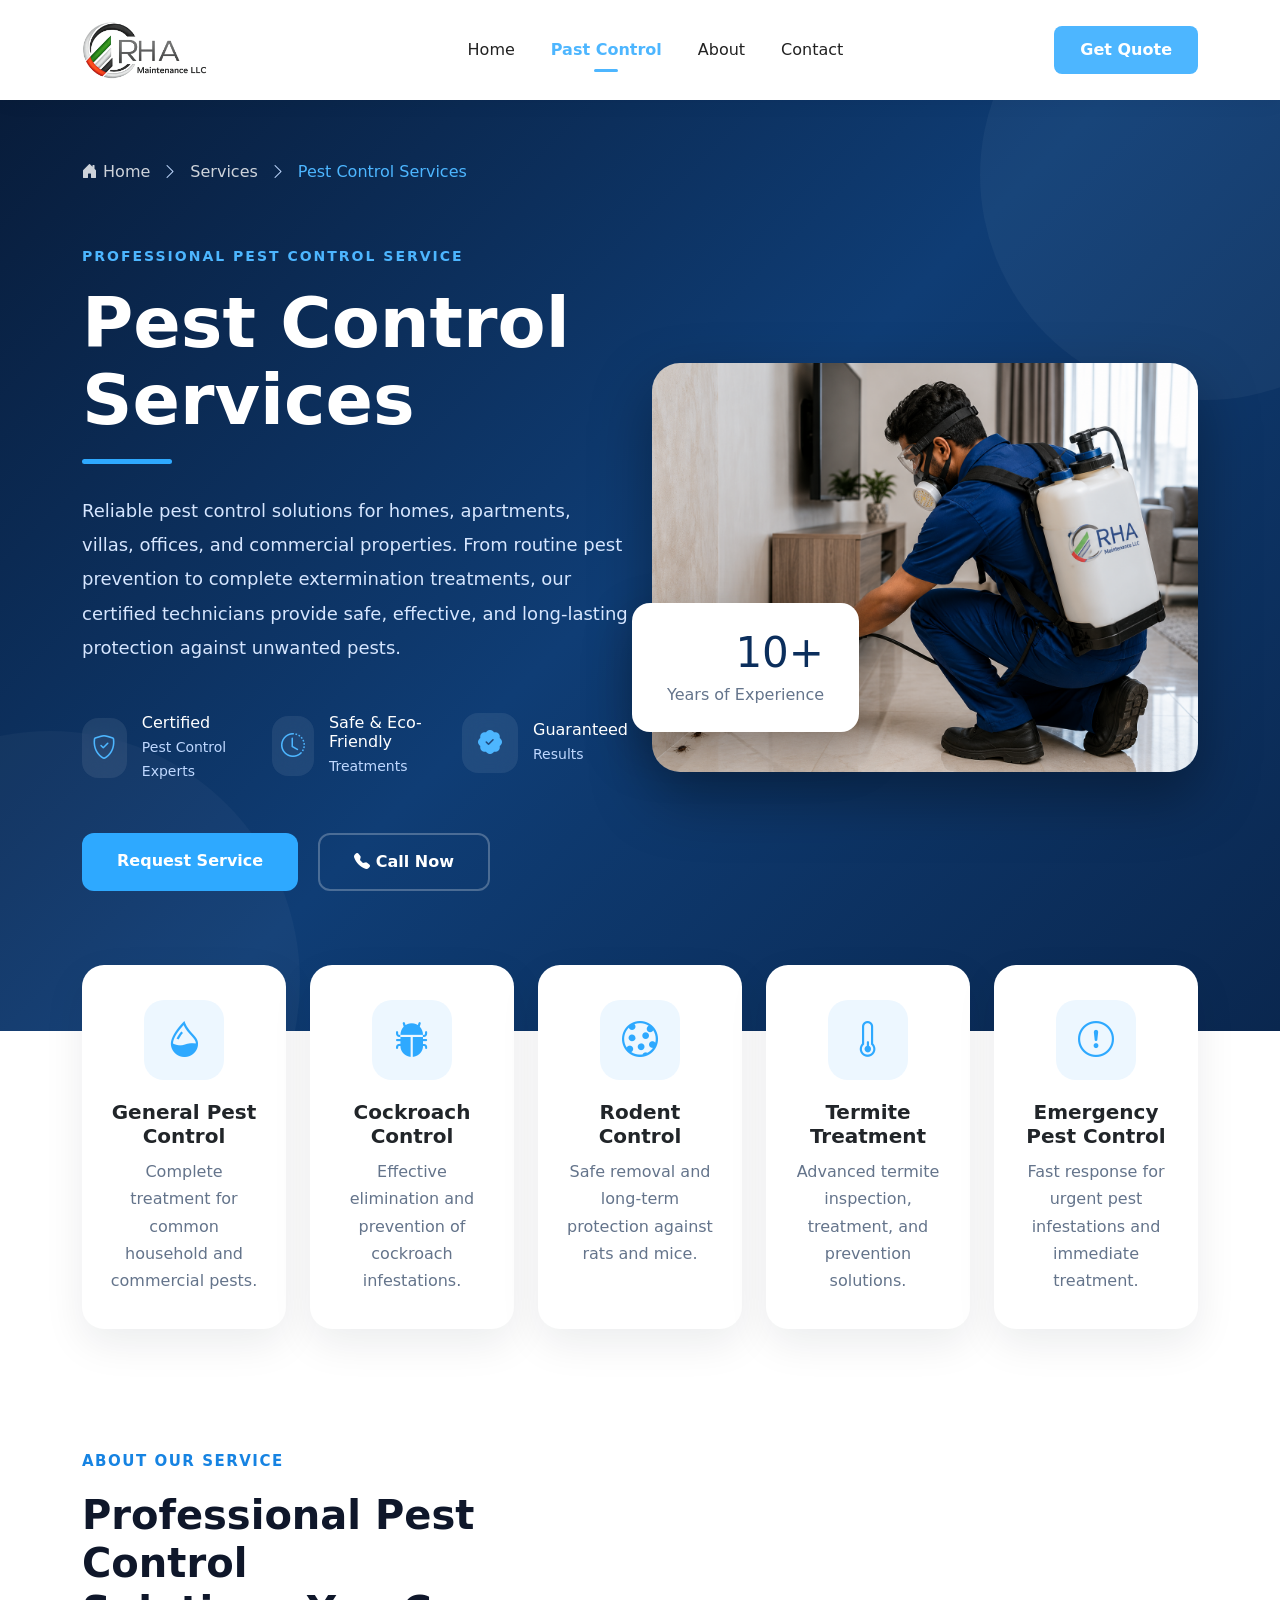
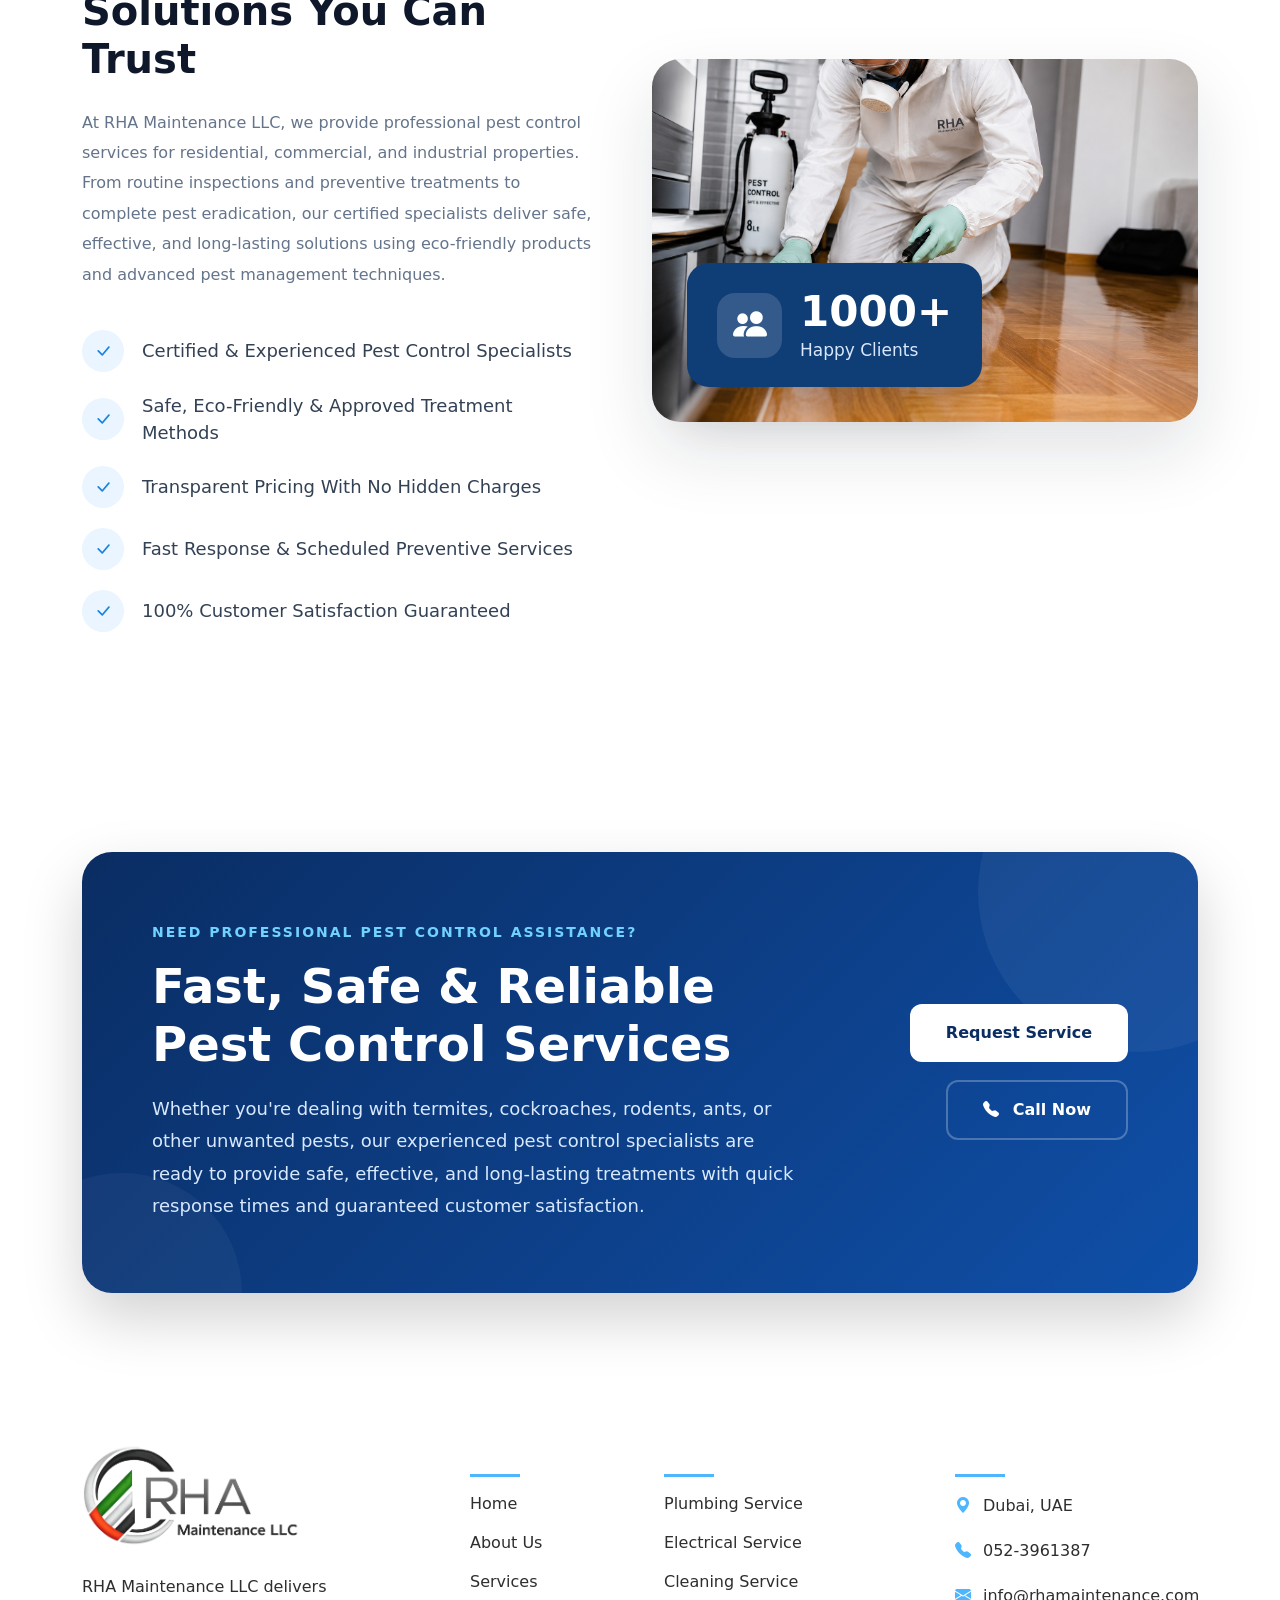
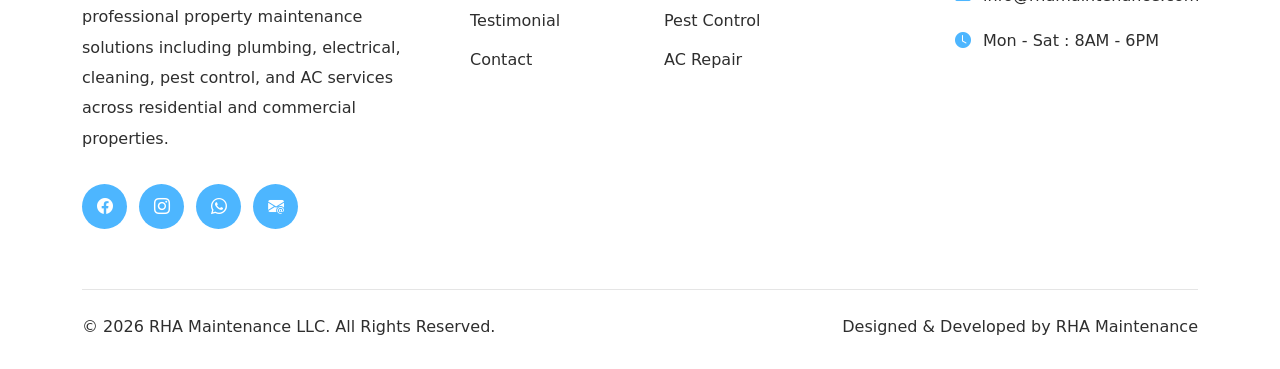
<file: pest_control.html>
<!DOCTYPE html>
<html lang="en">

<head>
    <meta charset="UTF-8">
    <meta name="viewport" content="width=device-width, initial-scale=1.0">
    <title>Pest Control | RHA Maintenance</title>

    <link href="https://cdn.jsdelivr.net/npm/bootstrap@5.3.7/dist/css/bootstrap.min.css" rel="stylesheet">

    <!-- Main favicon -->
    <link rel="icon" href="favicon.ico">

    <!-- PNG favicons -->
    <link rel="icon" type="image/png" sizes="16x16" href="assets/img/favicon-16x16.png">
    <link rel="icon" type="image/png" sizes="32x32" href="assets/img/favicon-32x32.png">

    <!-- Apple -->
    <link rel="apple-touch-icon" href="assets/img/apple-touch-icon.png">

    <!-- Android -->
    <link rel="icon" type="image/png" sizes="192x192" href="assets/img/android-chrome-192x192.png">
    <link rel="icon" type="image/png" sizes="512x512" href="assets/img/android-chrome-512x512.png">

    <!-- Manifest -->
    <link rel="manifest" href="assets/img/site.webmanifest">

    <!--- Icon Code --->
    <link rel="stylesheet" href="https://cdn.jsdelivr.net/npm/bootstrap-icons@1.11.3/font/bootstrap-icons.min.css">

    <link rel="stylesheet" href="assets/css/style.css">

</head>

<body>

    <nav class="navbar navbar-expand-lg rha-navbar sticky-top">

        <div class="container">

            <!-- Logo -->
            <a class="navbar-brand me-lg-5" href="index.html">
                <img src="assets/img/brand_logo.png" alt="RHA Logo" class="rha-logo">
            </a>

            <!-- Mobile Toggle -->
            <button class="navbar-toggler border-0 shadow-none" type="button" data-bs-toggle="offcanvas"
                data-bs-target="#mobileMenu">

                <span class="navbar-toggler-icon"></span>

            </button>

            <!-- Desktop Navigation -->
            <div class="collapse navbar-collapse">

                <ul class="navbar-nav mx-auto">

                    <li class="nav-item">
                        <a class="nav-link rha-nav-link nav-scroll" href="index.html">Home</a>
                    </li>

                    <li class="nav-item">
                        <a class="nav-link rha-nav-link nav-scroll active" href="#hero">Past Control</a>
                    </li>

                    <li class="nav-item">
                        <a class="nav-link rha-nav-link nav-scroll" href="#about">About</a>
                    </li>

                    <li class="nav-item">
                        <a class="nav-link rha-nav-link nav-scroll" href="#contact">Contact</a>
                    </li>

                </ul>

                <a href="index.html#contact" class="btn rha-btn">
                    Get Quote
                </a>

            </div>

        </div>

    </nav>

    <!-- Mobile Offcanvas -->

    <div class="offcanvas offcanvas-end" tabindex="-1" id="mobileMenu">

        <div class="offcanvas-header">

            <h5 class="offcanvas-title">
                RHA Maintenance
            </h5>

            <button type="button" class="btn-close" data-bs-dismiss="offcanvas">
            </button>

        </div>

        <div class="offcanvas-body">

            <ul class="navbar-nav rha-mobile-nav">

                <li class="nav-item">
                    <a class="nav-link nav-scroll" href="index.html">Home</a>
                </li>

                <li class="nav-item">
                    <a class="nav-link nav-scroll active" href="#hero">Past Control</a>
                </li>

                <li class="nav-item">
                    <a class="nav-link nav-scroll" href="#about">About</a>
                </li>


                <li class="nav-item">
                    <a class="nav-link nav-scroll" href="#contact">Contact</a>
                </li>

            </ul>

            <a href="index.html#contact" class="btn rha-btn rha-mobile-btn">
                Get Quote
            </a>

        </div>

    </div>

    <!--- Hero Section Start --->
    <section id="hero" class="s1-hero-section">

        <div class="container">

            <!-- Breadcrumb -->

            <div class="row">

                <div class="col-12">

                    <nav class="s1-hero-breadcrumb">

                        <a href="index.html">
                            <i class="bi bi-house-door-fill"></i>
                            Home
                        </a>

                        <span>
                            <i class="bi bi-chevron-right"></i>
                        </span>

                        <a href="index.html#services">
                            Services
                        </a>

                        <span>
                            <i class="bi bi-chevron-right"></i>
                        </span>

                        <span class="s1-hero-active">
                            Pest Control Services
                        </span>

                    </nav>

                </div>

            </div>

            <!-- Hero -->

            <div class="row align-items-center gy-5">

                <!-- Left -->

                <div class="col-lg-6">

                    <div class="s1-hero-content">

                        <span class="s1-hero-subtitle">
                            PROFESSIONAL PEST CONTROL SERVICE
                        </span>

                        <h1 class="s1-hero-title">
                            Pest Control Services
                        </h1>

                        <div class="s1-hero-line"></div>

                        <p class="s1-hero-text">

                            Reliable pest control solutions for homes, apartments, villas, offices, and commercial
                            properties. From routine pest prevention to complete extermination treatments, our certified
                            technicians provide safe, effective, and long-lasting protection against unwanted pests.

                        </p>

                        <div class="row g-4 mt-4">

                            <div class="col-md-4">

                                <div class="s1-hero-feature">

                                    <div class="s1-hero-feature-icon">
                                        <i class="bi bi-shield-check"></i>
                                    </div>

                                    <div>

                                        <h6>
                                            Certified
                                        </h6>

                                        <span>
                                            Pest Control Experts
                                        </span>

                                    </div>

                                </div>

                            </div>

                            <div class="col-md-4">

                                <div class="s1-hero-feature">

                                    <div class="s1-hero-feature-icon">
                                        <i class="bi bi-clock-history"></i>
                                    </div>

                                    <div>

                                        <h6>
                                            Safe & Eco-Friendly
                                        </h6>

                                        <span>
                                            Treatments
                                        </span>

                                    </div>

                                </div>

                            </div>

                            <div class="col-md-4">

                                <div class="s1-hero-feature">

                                    <div class="s1-hero-feature-icon">
                                        <i class="bi bi-patch-check-fill"></i>
                                    </div>

                                    <div>

                                        <h6>
                                            Guaranteed
                                        </h6>

                                        <span>
                                            Results
                                        </span>

                                    </div>

                                </div>

                            </div>

                        </div>

                        <div class="s1-hero-btn-group">

                            <a href="index.html#contact" class="btn s1-hero-primary-btn">

                                Request Service

                            </a>

                            <a href="tel:052-2231229" class="btn s1-hero-secondary-btn">

                                <i class="bi bi-telephone-fill"></i>

                                Call Now

                            </a>

                        </div>

                    </div>

                </div>

                <!-- Right -->

                <div class="col-lg-6">

                    <div class="s1-hero-image-wrapper">

                        <img src="assets/img/s4-hero-img.png" class="img-fluid s1-hero-image" alt="Pest Control Service">

                        <div class="s1-hero-experience-card">

                            <h2>
                                10+
                            </h2>

                            <p>
                                Years of Experience
                            </p>

                        </div>

                    </div>

                </div>

            </div>

        </div>

    </section>

    <!-- Floating Services -->

    <section class="s1-hero-services">

        <div class="container">

            <div class="row g-4">

                <div class="col-lg col-md-6">

                    <div class="s1-hero-service-card">

                        <div class="s1-hero-service-icon">

                            <i class="bi bi-droplet-half"></i>

                        </div>

                        <h5>
                            General Pest Control
                        </h5>

                        <p>
                            Complete treatment for common household and commercial pests.
                        </p>

                    </div>

                </div>

                <div class="col-lg col-md-6">

                    <div class="s1-hero-service-card">

                        <div class="s1-hero-service-icon">

                            <i class="bi bi-bug-fill"></i>

                        </div>

                        <h5>
                            Cockroach Control
                        </h5>

                        <p>
                            Effective elimination and prevention of cockroach infestations.
                        </p>

                    </div>

                </div>

                <div class="col-lg col-md-6">

                    <div class="s1-hero-service-card">

                        <div class="s1-hero-service-icon">

                            <i class="bi bi-cookie"></i>

                        </div>

                        <h5>
                            Rodent Control
                        </h5>

                        <p>
                            Safe removal and long-term protection against rats and mice.
                        </p>

                    </div>

                </div>

                <div class="col-lg col-md-6">

                    <div class="s1-hero-service-card">

                        <div class="s1-hero-service-icon">

                            <i class="bi bi-thermometer-low"></i>

                        </div>

                        <h5>
                            Termite Treatment
                        </h5>

                        <p>
                            Advanced termite inspection, treatment, and prevention solutions.
                        </p>

                    </div>

                </div>

                <div class="col-lg col-md-12">

                    <div class="s1-hero-service-card">

                        <div class="s1-hero-service-icon">

                            <i class="bi bi-exclamation-circle"></i>

                        </div>

                        <h5>
                            Emergency Pest Control
                        </h5>

                        <p>
                            Fast response for urgent pest infestations and immediate treatment.
                        </p>

                    </div>

                </div>

            </div>

        </div>

    </section>

    <!--- Hero Section End --->

    <!--- About Section Start --->

    <section id="about" class="s1-about-section">

        <div class="container">

            <div class="row align-items-center gy-5">

                <!-- Left Content -->

                <div class="col-lg-6">

                    <div class="s1-about-content">

                        <span class="s1-about-subtitle">
                            ABOUT OUR SERVICE
                        </span>

                        <h2 class="s1-about-title">
                            Professional Pest Control<br> Solutions You Can Trust
                        </h2>

                        <p class="s1-about-description">

                            At RHA Maintenance LLC, we provide professional pest control services for residential,
                            commercial, and industrial properties. From routine inspections and preventive treatments to
                            complete pest eradication, our certified specialists deliver safe, effective, and
                            long-lasting solutions using eco-friendly products and advanced pest management techniques.
                        </p>

                        <div class="s1-about-list">

                            <div class="s1-about-list-item">

                                <div class="s1-about-list-icon">
                                    <i class="bi bi-check-lg"></i>
                                </div>

                                <span>
                                    Certified & Experienced Pest Control Specialists
                                </span>

                            </div>

                            <div class="s1-about-list-item">

                                <div class="s1-about-list-icon">
                                    <i class="bi bi-check-lg"></i>
                                </div>

                                <span>
                                    Safe, Eco-Friendly & Approved Treatment Methods
                                </span>

                            </div>

                            <div class="s1-about-list-item">

                                <div class="s1-about-list-icon">
                                    <i class="bi bi-check-lg"></i>
                                </div>

                                <span>
                                    Transparent Pricing With No Hidden Charges
                                </span>

                            </div>

                            <div class="s1-about-list-item">

                                <div class="s1-about-list-icon">
                                    <i class="bi bi-check-lg"></i>
                                </div>

                                <span>
                                    Fast Response & Scheduled Preventive Services
                                </span>

                            </div>

                            <div class="s1-about-list-item">

                                <div class="s1-about-list-icon">
                                    <i class="bi bi-check-lg"></i>
                                </div>

                                <span>
                                    100% Customer Satisfaction Guaranteed
                                </span>

                            </div>

                        </div>

                    </div>

                </div>

                <!-- Right Image -->

                <div class="col-lg-6">

                    <div class="s1-about-image-wrapper">

                        <img src="assets/img/s4-abt-img.png" class="img-fluid s1-about-image" alt="Pest Control Service">

                        <!-- Floating Card -->

                        <div class="s1-about-floating-card">

                            <div class="s1-about-floating-icon">

                                <i class="bi bi-people-fill"></i>

                            </div>

                            <div>

                                <h3>
                                    1000+
                                </h3>

                                <span>
                                    Happy Clients
                                </span>

                            </div>

                        </div>

                    </div>

                </div>

            </div>

        </div>

    </section>

    <!--- About Section End --->

    <!--- CTA Section Strat --->

    <section id="contact" class="s3-cta-section">

        <div class="container">

            <div class="s3-cta-wrapper">

                <div class="row align-items-center gy-4">

                    <div class="col-lg-8">

                        <div class="s3-cta-content">

                            <span class="s3-cta-subtitle">
                                NEED PROFESSIONAL PEST CONTROL ASSISTANCE?
                            </span>

                            <h2 class="s3-cta-title">
                                Fast, Safe & Reliable Pest Control Services
                            </h2>

                            <p class="s3-cta-text">
                                Whether you're dealing with termites, cockroaches, rodents, ants, or other unwanted
                                pests, our experienced pest control specialists are ready to provide safe, effective,
                                and long-lasting treatments with quick response times and guaranteed customer
                                satisfaction.
                            </p>

                        </div>

                    </div>

                    <div class="col-lg-4">

                        <div class="s3-cta-buttons">

                            <a href="index.html#contact" class="btn s3-cta-btn-primary">
                                Request Service
                            </a>

                            <a href="tel:052-3961387" class="btn s3-cta-btn-secondary">
                                <i class="bi bi-telephone-fill"></i>
                                Call Now
                            </a>

                        </div>

                    </div>

                </div>

            </div>

        </div>

    </section>

    <!---cta Section End-->


    <!--- Footer Section --->
    <footer class="v1-footer-section">

        <div class="container">

            <div class="row g-5">

                <!-- Company Info -->

                <div class="col-lg-4 col-md-6">

                    <div class="v1-footer-company">

                        <img src="assets/img/brand_logo.png" alt="RHA Logo" class="v1-footer-logo">

                        <p class="v1-footer-about">
                            RHA Maintenance LLC delivers professional property
                            maintenance solutions including plumbing, electrical,
                            cleaning, pest control, and AC services across
                            residential and commercial properties.
                        </p>

                        <div class="v1-footer-social">

                            <a href="#">
                                <i class="bi bi-facebook"></i>
                            </a>

                            <a href="#">
                                <i class="bi bi-instagram"></i>
                            </a>

                            <a href="#">
                                <i class="bi bi-whatsapp"></i>
                            </a>

                            <a
                                href="mailto:mohamedibrahim@rhamaintenance.com?subject=Maintenance%20Inquiry&body=Hello%20RHA%20Maintenance,%0A%0AI%20would%20like%20to%20request%20a%20service.%0A">
                                <i class="bi bi-envelope-at-fill"></i>
                            </a>

                        </div>

                    </div>

                </div>

                <!-- Quick Links -->

                <div class="col-lg-2 col-md-6">

                    <h4 class="v1-footer-title">
                        Quick Links
                    </h4>

                    <ul class="v1-footer-links">

                        <li>
                            <a href="index.html#home">Home</a>
                        </li>

                        <li>
                            <a href="index.html#about">About Us</a>
                        </li>

                        <li>
                            <a href="index.html#services">Services</a>
                        </li>

                        <li>
                            <a href="index.html#testimonial">Testimonial</a>
                        </li>

                        <li>
                            <a href="index.html#contact">Contact</a>
                        </li>

                    </ul>

                </div>

                <!-- Services -->

                <div class="col-lg-3 col-md-6">

                    <h4 class="v1-footer-title">
                        Our Services
                    </h4>

                    <ul class="v1-footer-links">

                        <li>
                            <a href="plumbing_service.html">Plumbing Service</a>
                        </li>

                        <li>
                            <a href="electrical_service.html">Electrical Service</a>
                        </li>

                        <li>
                            <a href="cleaning_service.html">Cleaning Service</a>
                        </li>

                        <li>
                            <a href="pest_control.html">Pest Control</a>
                        </li>

                        <li>
                            <a href="ac_repair.html">AC Repair</a>
                        </li>

                    </ul>

                </div>

                <!-- Contact -->

                <div class="col-lg-3 col-md-6">

                    <h4 class="v1-footer-title">
                        Contact Info
                    </h4>

                    <ul class="v1-footer-contact">

                        <li>
                            <i class="bi bi-geo-alt-fill"></i>
                            Dubai, UAE
                        </li>

                        <li>
                            <i class="bi bi-telephone-fill"></i>
                            052-3961387
                        </li>

                        <li>
                            <i class="bi bi-envelope-fill"></i>
                            info@rhamaintenance.com
                        </li>

                        <li>
                            <i class="bi bi-clock-fill"></i>
                            Mon - Sat : 8AM - 6PM
                        </li>

                    </ul>

                </div>

            </div>

            <div class="v1-footer-bottom">

                <p>
                    © 2026 RHA Maintenance LLC. All Rights Reserved.
                </p>

                <p>
                    Designed & Developed by RHA Maintenance
                </p>

            </div>

        </div>

    </footer>


    <script src="https://cdn.jsdelivr.net/npm/bootstrap@5.3.7/dist/js/bootstrap.bundle.min.js"></script>
    <script src="assets/js/script.js"></script>

</body>

</html>
</file>
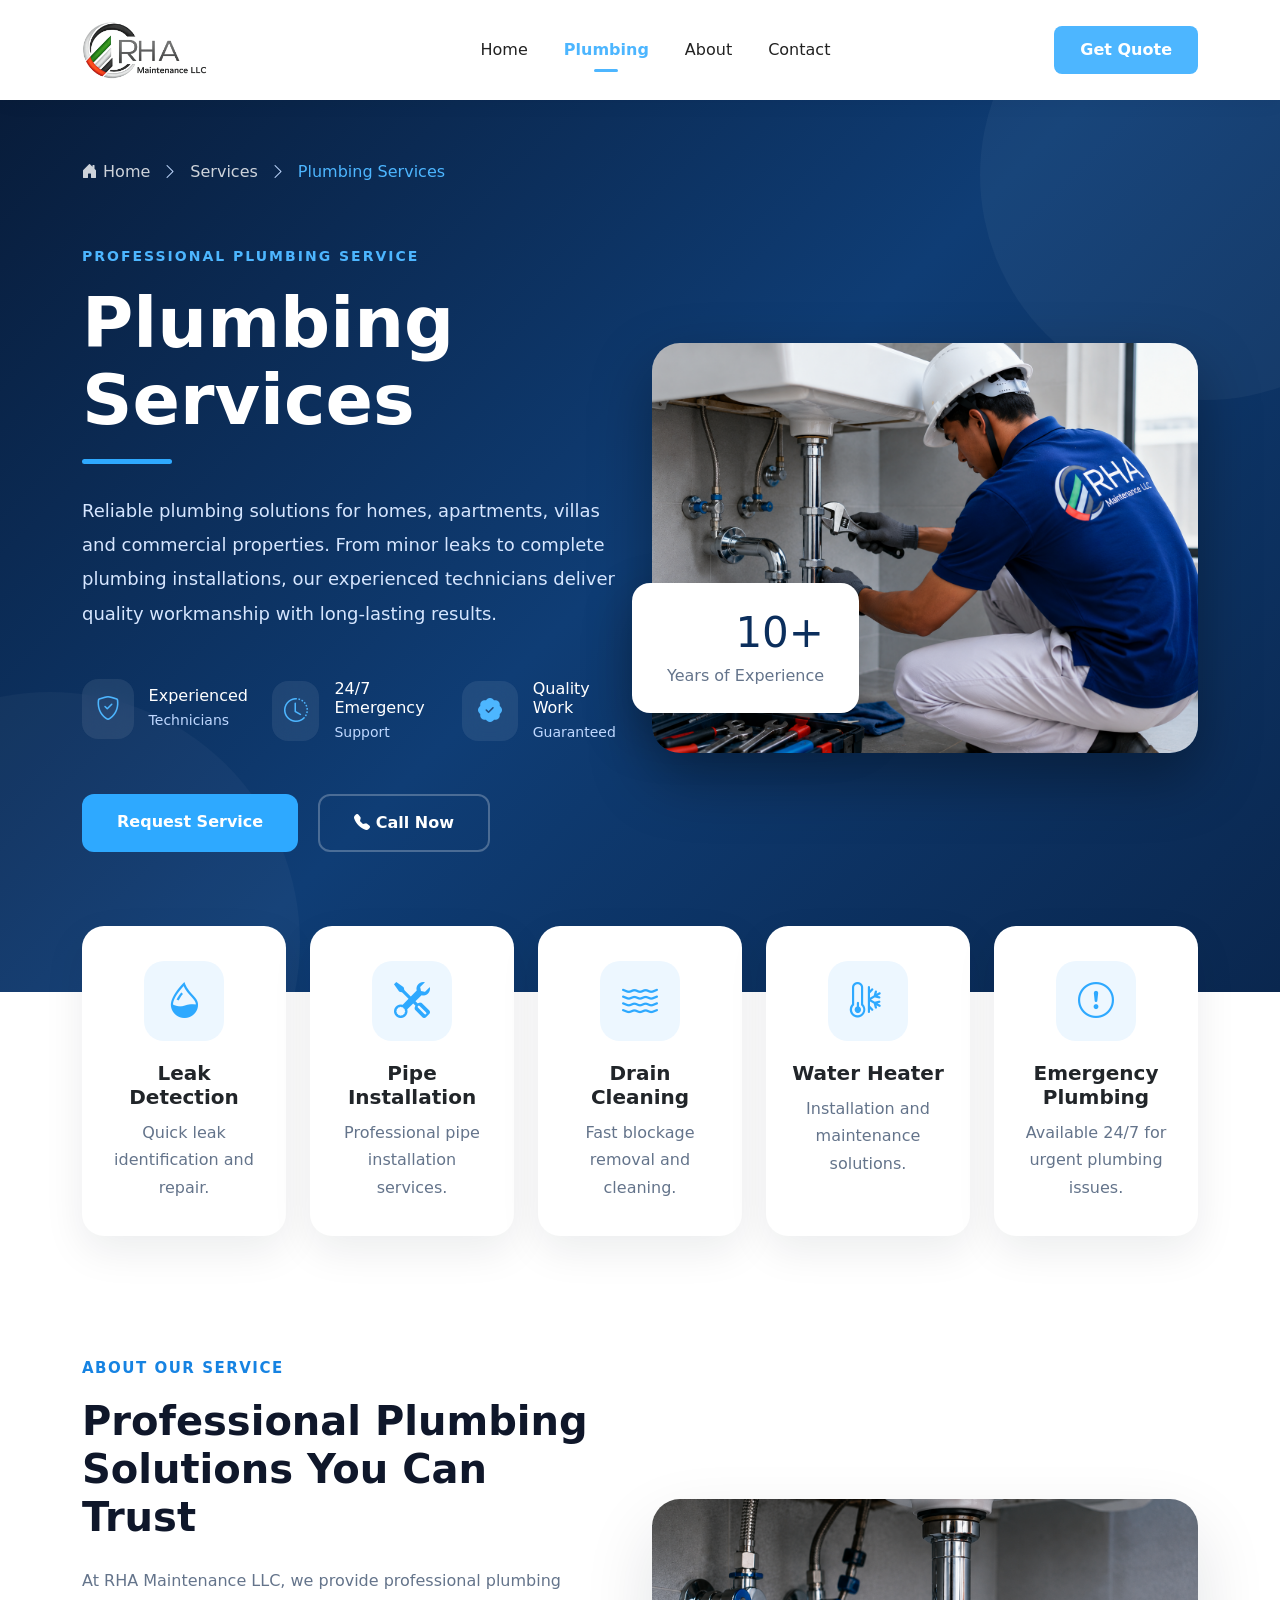
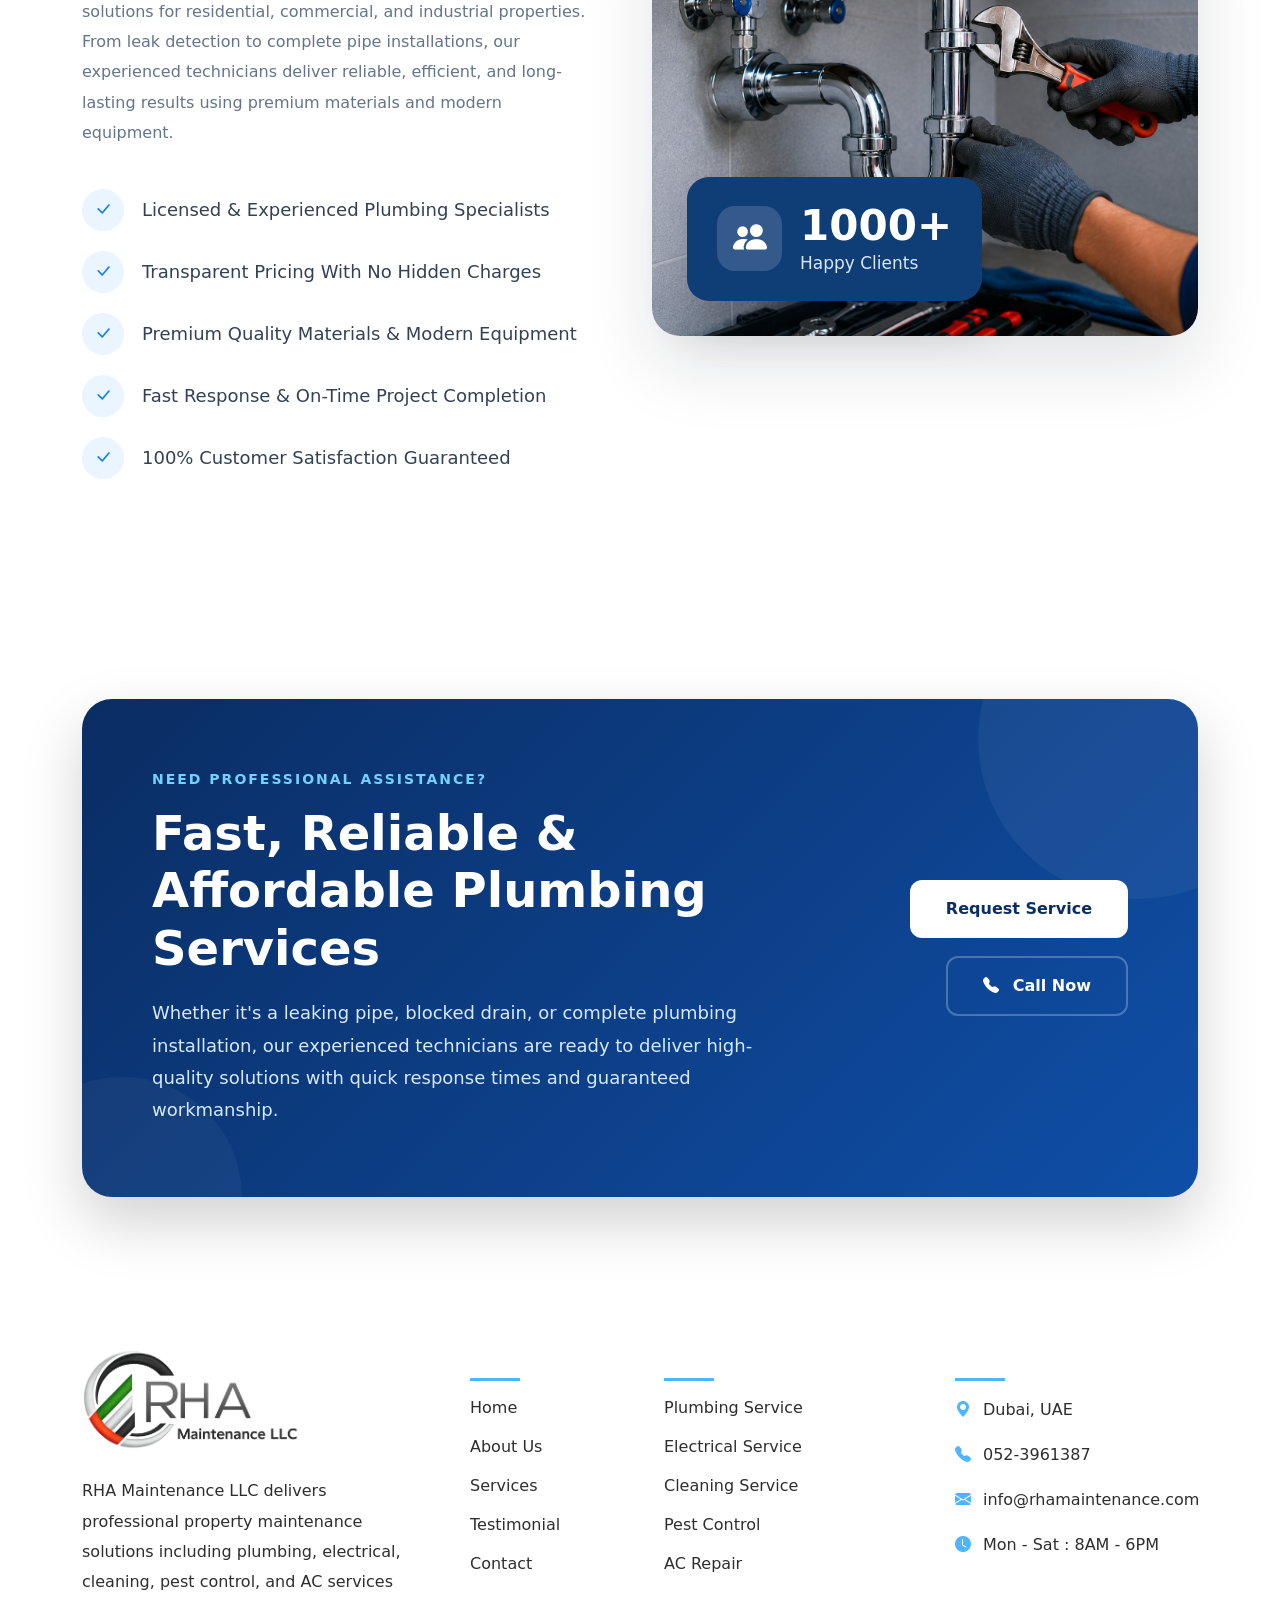
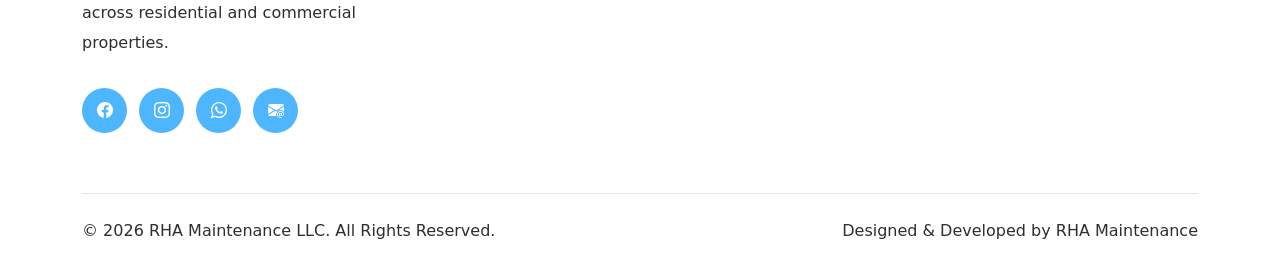
<file: plumbing_service.html>
<!DOCTYPE html>
<html lang="en">

<head>
    <meta charset="UTF-8">
    <meta name="viewport" content="width=device-width, initial-scale=1.0">
    <title>Plumbing Service | RHA Maintenance</title>

    <link href="https://cdn.jsdelivr.net/npm/bootstrap@5.3.7/dist/css/bootstrap.min.css" rel="stylesheet">

    <!-- Main favicon -->
    <link rel="icon" href="favicon.ico">

    <!-- PNG favicons -->
    <link rel="icon" type="image/png" sizes="16x16" href="assets/img/favicon-16x16.png">
    <link rel="icon" type="image/png" sizes="32x32" href="assets/img/favicon-32x32.png">

    <!-- Apple -->
    <link rel="apple-touch-icon" href="assets/img/apple-touch-icon.png">

    <!-- Android -->
    <link rel="icon" type="image/png" sizes="192x192" href="assets/img/android-chrome-192x192.png">
    <link rel="icon" type="image/png" sizes="512x512" href="assets/img/android-chrome-512x512.png">

    <!-- Manifest -->
    <link rel="manifest" href="assets/img/site.webmanifest">

    <!--- Icon Code --->
    <link rel="stylesheet" href="https://cdn.jsdelivr.net/npm/bootstrap-icons@1.11.3/font/bootstrap-icons.min.css">

    <link rel="stylesheet" href="assets/css/style.css">

</head>

<body>

    <nav class="navbar navbar-expand-lg rha-navbar sticky-top">

        <div class="container">

            <!-- Logo -->
            <a class="navbar-brand me-lg-5" href="index.html">
                <img src="assets/img/brand_logo.png" alt="RHA Logo" class="rha-logo">
            </a>

            <!-- Mobile Toggle -->
            <button class="navbar-toggler border-0 shadow-none" type="button" data-bs-toggle="offcanvas"
                data-bs-target="#mobileMenu">

                <span class="navbar-toggler-icon"></span>

            </button>

            <!-- Desktop Navigation -->
            <div class="collapse navbar-collapse">

                <ul class="navbar-nav mx-auto">

                    <li class="nav-item">
                        <a class="nav-link rha-nav-link nav-scroll" href="index.html">Home</a>
                    </li>

                    <li class="nav-item">
                        <a class="nav-link rha-nav-link nav-scroll active" href="#plumbing">Plumbing</a>
                    </li>

                    <li class="nav-item">
                        <a class="nav-link rha-nav-link nav-scroll" href="#about">About</a>
                    </li>

                    <li class="nav-item">
                        <a class="nav-link rha-nav-link nav-scroll" href="#contact">Contact</a>
                    </li>

                </ul>

                <a href="index.html#contact" class="btn rha-btn">
                    Get Quote
                </a>

            </div>

        </div>

    </nav>

    <!-- Mobile Offcanvas -->

    <div class="offcanvas offcanvas-end" tabindex="-1" id="mobileMenu">

        <div class="offcanvas-header">

            <h5 class="offcanvas-title">
                RHA Maintenance
            </h5>

            <button type="button" class="btn-close" data-bs-dismiss="offcanvas">
            </button>

        </div>

        <div class="offcanvas-body">

            <ul class="navbar-nav rha-mobile-nav">

                <li class="nav-item">
                    <a class="nav-link nav-scroll" href="index.html">Home</a>
                </li>

                <li class="nav-item">
                    <a class="nav-link nav-scroll active" href="#plumbing">Plumbing</a>
                </li>

                <li class="nav-item">
                    <a class="nav-link nav-scroll" href="#about">About</a>
                </li>

                <li class="nav-item">
                    <a class="nav-link nav-scroll" href="#contact">Contact</a>
                </li>

            </ul>

            <a href="index.html#contact" class="btn rha-btn rha-mobile-btn">
                Get Quote
            </a>

        </div>

    </div>

    <!--- Hero Section Start --->
    <section id="plumbing" class="s1-hero-section">

        <div class="container">

            <!-- Breadcrumb -->

            <div class="row">

                <div class="col-12">

                    <nav class="s1-hero-breadcrumb">

                        <a href="index.html">
                            <i class="bi bi-house-door-fill"></i>
                            Home
                        </a>

                        <span>
                            <i class="bi bi-chevron-right"></i>
                        </span>

                        <a href="index.html#services">
                            Services
                        </a>

                        <span>
                            <i class="bi bi-chevron-right"></i>
                        </span>

                        <span class="s1-hero-active">
                            Plumbing Services
                        </span>

                    </nav>

                </div>

            </div>

            <!-- Hero -->

            <div class="row align-items-center gy-5">

                <!-- Left -->

                <div class="col-lg-6">

                    <div class="s1-hero-content">

                        <span class="s1-hero-subtitle">
                            PROFESSIONAL PLUMBING SERVICE
                        </span>

                        <h1 class="s1-hero-title">
                            Plumbing Services
                        </h1>

                        <div class="s1-hero-line"></div>

                        <p class="s1-hero-text">

                            Reliable plumbing solutions for homes, apartments,
                            villas and commercial properties. From minor leaks
                            to complete plumbing installations, our experienced
                            technicians deliver quality workmanship with
                            long-lasting results.

                        </p>

                        <div class="row g-4 mt-4">

                            <div class="col-md-4">

                                <div class="s1-hero-feature">

                                    <div class="s1-hero-feature-icon">
                                        <i class="bi bi-shield-check"></i>
                                    </div>

                                    <div>

                                        <h6>
                                            Experienced
                                        </h6>

                                        <span>
                                            Technicians
                                        </span>

                                    </div>

                                </div>

                            </div>

                            <div class="col-md-4">

                                <div class="s1-hero-feature">

                                    <div class="s1-hero-feature-icon">
                                        <i class="bi bi-clock-history"></i>
                                    </div>

                                    <div>

                                        <h6>
                                            24/7 Emergency
                                        </h6>

                                        <span>
                                            Support
                                        </span>

                                    </div>

                                </div>

                            </div>

                            <div class="col-md-4">

                                <div class="s1-hero-feature">

                                    <div class="s1-hero-feature-icon">
                                        <i class="bi bi-patch-check-fill"></i>
                                    </div>

                                    <div>

                                        <h6>
                                            Quality Work
                                        </h6>

                                        <span>
                                            Guaranteed
                                        </span>

                                    </div>

                                </div>

                            </div>

                        </div>

                        <div class="s1-hero-btn-group">

                            <a href="index.html#contact" class="btn s1-hero-primary-btn">

                                Request Service

                            </a>

                            <a href="tel:052-2231229" class="btn s1-hero-secondary-btn">

                                <i class="bi bi-telephone-fill"></i>

                                Call Now

                            </a>

                        </div>

                    </div>

                </div>

                <!-- Right -->

                <div class="col-lg-6">

                    <div class="s1-hero-image-wrapper">

                        <img src="assets/img/s1-hero-img.png" class="img-fluid s1-hero-image" alt="Plumbing Service">

                        <div class="s1-hero-experience-card">

                            <h2>
                                10+
                            </h2>

                            <p>
                                Years of Experience
                            </p>

                        </div>

                    </div>

                </div>

            </div>

        </div>

    </section>

    <!-- Floating Services -->

    <section class="s1-hero-services">

        <div class="container">

            <div class="row g-4">

                <div class="col-lg col-md-6">

                    <div class="s1-hero-service-card">

                        <div class="s1-hero-service-icon">

                            <i class="bi bi-droplet-half"></i>

                        </div>

                        <h5>
                            Leak Detection
                        </h5>

                        <p>
                            Quick leak identification and repair.
                        </p>

                    </div>

                </div>

                <div class="col-lg col-md-6">

                    <div class="s1-hero-service-card">

                        <div class="s1-hero-service-icon">

                            <i class="bi bi-tools"></i>

                        </div>

                        <h5>
                            Pipe Installation
                        </h5>

                        <p>
                            Professional pipe installation services.
                        </p>

                    </div>

                </div>

                <div class="col-lg col-md-6">

                    <div class="s1-hero-service-card">

                        <div class="s1-hero-service-icon">

                            <i class="bi bi-water"></i>

                        </div>

                        <h5>
                            Drain Cleaning
                        </h5>

                        <p>
                            Fast blockage removal and cleaning.
                        </p>

                    </div>

                </div>

                <div class="col-lg col-md-6">

                    <div class="s1-hero-service-card">

                        <div class="s1-hero-service-icon">

                            <i class="bi bi-thermometer-snow"></i>

                        </div>

                        <h5>
                            Water Heater
                        </h5>

                        <p>
                            Installation and maintenance solutions.
                        </p>

                    </div>

                </div>

                <div class="col-lg col-md-12">

                    <div class="s1-hero-service-card">

                        <div class="s1-hero-service-icon">

                            <i class="bi bi-exclamation-circle"></i>

                        </div>

                        <h5>
                            Emergency Plumbing
                        </h5>

                        <p>
                            Available 24/7 for urgent plumbing issues.
                        </p>

                    </div>

                </div>

            </div>

        </div>

    </section>

    <!--- Hero Section End --->

    <!--- About Section Start --->

    <section id="about" class="s1-about-section">

        <div class="container">

            <div class="row align-items-center gy-5">

                <!-- Left Content -->

                <div class="col-lg-6">

                    <div class="s1-about-content">

                        <span class="s1-about-subtitle">
                            ABOUT OUR SERVICE
                        </span>

                        <h2 class="s1-about-title">
                            Professional Plumbing<br> Solutions
                            You Can Trust
                        </h2>

                        <p class="s1-about-description">

                            At RHA Maintenance LLC, we provide professional plumbing
                            solutions for residential, commercial, and industrial
                            properties. From leak detection to complete pipe
                            installations, our experienced technicians deliver
                            reliable, efficient, and long-lasting results using
                            premium materials and modern equipment.

                        </p>

                        <div class="s1-about-list">

                            <div class="s1-about-list-item">

                                <div class="s1-about-list-icon">
                                    <i class="bi bi-check-lg"></i>
                                </div>

                                <span>
                                    Licensed & Experienced Plumbing Specialists
                                </span>

                            </div>

                            <div class="s1-about-list-item">

                                <div class="s1-about-list-icon">
                                    <i class="bi bi-check-lg"></i>
                                </div>

                                <span>
                                    Transparent Pricing With No Hidden Charges
                                </span>

                            </div>

                            <div class="s1-about-list-item">

                                <div class="s1-about-list-icon">
                                    <i class="bi bi-check-lg"></i>
                                </div>

                                <span>
                                    Premium Quality Materials & Modern Equipment
                                </span>

                            </div>

                            <div class="s1-about-list-item">

                                <div class="s1-about-list-icon">
                                    <i class="bi bi-check-lg"></i>
                                </div>

                                <span>
                                    Fast Response & On-Time Project Completion
                                </span>

                            </div>

                            <div class="s1-about-list-item">

                                <div class="s1-about-list-icon">
                                    <i class="bi bi-check-lg"></i>
                                </div>

                                <span>
                                    100% Customer Satisfaction Guaranteed
                                </span>

                            </div>

                        </div>

                    </div>

                </div>

                <!-- Right Image -->

                <div class="col-lg-6">

                    <div class="s1-about-image-wrapper">

                        <img src="assets/img/s1-abt-img.png" class="img-fluid s1-about-image" alt="Plumbing Service">

                        <!-- Floating Card -->

                        <div class="s1-about-floating-card">

                            <div class="s1-about-floating-icon">

                                <i class="bi bi-people-fill"></i>

                            </div>

                            <div>

                                <h3>
                                    1000+
                                </h3>

                                <span>
                                    Happy Clients
                                </span>

                            </div>

                        </div>

                    </div>

                </div>

            </div>

        </div>

    </section>

    <!--- About Section End --->

    <!--- CTA Section Strat --->

    <section id="contact" class="s3-cta-section">

        <div class="container">

            <div class="s3-cta-wrapper">

                <div class="row align-items-center gy-4">

                    <div class="col-lg-8">

                        <div class="s3-cta-content">

                            <span class="s3-cta-subtitle">
                                NEED PROFESSIONAL ASSISTANCE?
                            </span>

                            <h2 class="s3-cta-title">
                                Fast, Reliable & Affordable Plumbing Services
                            </h2>

                            <p class="s3-cta-text">
                                Whether it's a leaking pipe, blocked drain, or complete plumbing installation, our
                                experienced technicians are ready to deliver high-quality solutions with quick response
                                times and guaranteed workmanship.
                            </p>

                        </div>

                    </div>

                    <div class="col-lg-4">

                        <div class="s3-cta-buttons">

                            <a href="index.html#contact" class="btn s3-cta-btn-primary">
                                Request Service
                            </a>

                            <a href="tel:052-3961387" class="btn s3-cta-btn-secondary">
                                <i class="bi bi-telephone-fill"></i>
                                Call Now
                            </a>

                        </div>

                    </div>

                </div>

            </div>

        </div>

    </section>

    <!---cta Section End-->


    <!--- Footer Section --->
    <footer class="v1-footer-section">

        <div class="container">

            <div class="row g-5">

                <!-- Company Info -->

                <div class="col-lg-4 col-md-6">

                    <div class="v1-footer-company">

                        <img src="assets/img/brand_logo.png" alt="RHA Logo" class="v1-footer-logo">

                        <p class="v1-footer-about">
                            RHA Maintenance LLC delivers professional property
                            maintenance solutions including plumbing, electrical,
                            cleaning, pest control, and AC services across
                            residential and commercial properties.
                        </p>

                        <div class="v1-footer-social">

                            <a href="#">
                                <i class="bi bi-facebook"></i>
                            </a>

                            <a href="#">
                                <i class="bi bi-instagram"></i>
                            </a>

                            <a href="#">
                                <i class="bi bi-whatsapp"></i>
                            </a>

                            <a
                                href="mailto:mohamedibrahim@rhamaintenance.com?subject=Maintenance%20Inquiry&body=Hello%20RHA%20Maintenance,%0A%0AI%20would%20like%20to%20request%20a%20service.%0A">
                                <i class="bi bi-envelope-at-fill"></i>
                            </a>

                        </div>

                    </div>

                </div>

                <!-- Quick Links -->

                <div class="col-lg-2 col-md-6">

                    <h4 class="v1-footer-title">
                        Quick Links
                    </h4>

                    <ul class="v1-footer-links">

                        <li>
                            <a href="index.html#home">Home</a>
                        </li>

                        <li>
                            <a href="index.html#about">About Us</a>
                        </li>

                        <li>
                            <a href="index.html#services">Services</a>
                        </li>

                        <li>
                            <a href="index.html#testimonial">Testimonial</a>
                        </li>

                        <li>
                            <a href="index.html#contact">Contact</a>
                        </li>

                    </ul>

                </div>

                <!-- Services -->

                <div class="col-lg-3 col-md-6">

                    <h4 class="v1-footer-title">
                        Our Services
                    </h4>

                    <ul class="v1-footer-links">

                        <li>
                            <a href="plumbing_service.html">Plumbing Service</a>
                        </li>

                        <li>
                            <a href="electrical_service.html">Electrical Service</a>
                        </li>

                        <li>
                            <a href="cleaning_service.html">Cleaning Service</a>
                        </li>

                        <li>
                            <a href="pest_control.html">Pest Control</a>
                        </li>

                        <li>
                            <a href="ac_repair.html">AC Repair</a>
                        </li>

                    </ul>

                </div>

                <!-- Contact -->

                <div class="col-lg-3 col-md-6">

                    <h4 class="v1-footer-title">
                        Contact Info
                    </h4>

                    <ul class="v1-footer-contact">

                        <li>
                            <i class="bi bi-geo-alt-fill"></i>
                            Dubai, UAE
                        </li>

                        <li>
                            <i class="bi bi-telephone-fill"></i>
                            052-3961387
                        </li>

                        <li>
                            <i class="bi bi-envelope-fill"></i>
                            info@rhamaintenance.com
                        </li>

                        <li>
                            <i class="bi bi-clock-fill"></i>
                            Mon - Sat : 8AM - 6PM
                        </li>

                    </ul>

                </div>

            </div>

            <div class="v1-footer-bottom">

                <p>
                    © 2026 RHA Maintenance LLC. All Rights Reserved.
                </p>

                <p>
                    Designed & Developed by RHA Maintenance
                </p>

            </div>

        </div>

    </footer>


    <script src="https://cdn.jsdelivr.net/npm/bootstrap@5.3.7/dist/js/bootstrap.bundle.min.js"></script>
    <script src="assets/js/script.js"></script>

</body>

</html>
</file>
<file: assets/css/style.css>
:root {
    --primary-color: #4DB6FF;
    --secondary-color: blue;
    --primary-bg: #F8FAFC;
    --secondary-bg: #fff;
    --primary-btn-hover: #0B2E5C;
}


.rha-navbar {
    background: #fff;
    padding: 15px 0;
    box-shadow: 0 2px 20px rgba(0, 0, 0, .05);
}

.rha-logo {
    height: 60px;
    width: auto;
}

.rha-nav-link {
    color: #222;
    font-weight: 500;
    padding: 10px 18px !important;
    transition: .3s;
}

.rha-nav-link:hover {
    color: var(--primary-color);
}

.rha-btn {
    background: var(--primary-color);
    color: #fff;
    border: none;
    padding: 12px 26px;
    border-radius: 8px;
    font-weight: 600;
    transition: .3s;
}

.rha-btn:hover {
    background: var(--primary-btn-hover);
    color: #fff;
}

@media (max-width:991.98px) {

    .rha-logo {
        height: 50px;
    }

    .rha-mobile-nav {
        margin-top: 20px;
    }

    .rha-mobile-nav .nav-link {
        padding: 12px 0 !important;
    }

    .rha-mobile-btn {
        margin-top: 20px;
        width: 100%;
    }

}


/*--- Hero Section ---*/

.v1-hero-section {
    padding: 50px 10px;
    background: var(--primary-bg);
    overflow: hidden;
}

.v1-hero-content {
    max-width: 600px;
}

.v1-hero-subtitle {
    display: inline-block;
    font-size: 22px;
    font-weight: 600;
    color: var(--primary-color);
    text-transform: uppercase;
    letter-spacing: 1px;
    margin-bottom: 20px;
}

.v1-hero-title {
    font-size: 40px;
    font-weight: 700;
    line-height: 1.1;
    color: #212529;
    margin-bottom: 25px;
}

.v1-hero-text {
    font-size: 16px;
    line-height: 1.8;
    color: #2e2e2e;
    margin-bottom: 35px;
    font-weight: 550;
}

.v1-hero-btn {
    background: var(--primary-color);
    color: #fff;
    padding: 16px 36px;
    border-radius: 10px;
    font-weight: 600;
    transition: .3s;
}

.v1-hero-btn:hover {
    background: var(--primary-btn-hover);
    color: #fff;
}

.v1-hero-image-wrapper {
    text-align: center;
}

.v1-hero-image {
    border-radius: 20px;
    box-shadow: 0 20px 60px rgba(0, 0, 0, .12);
}

/* Tablet */

@media (max-width:991.98px) {

    .v1-hero-section {
        padding: 90px 0;
        text-align: center;
    }

    .v1-hero-content {
        max-width: 100%;
    }

    .v1-hero-title {
        font-size: 48px;
    }

}

@media (max-width:767.98px) {

    .v1-hero-section {
        padding: 70px 0;
    }

    .v1-hero-title {
        font-size: 36px;
    }

    .v1-hero-text {
        font-size: 16px;
    }

    .v1-hero-btn {
        width: 100%;
        padding: 14px 20px;
    }

}

/*--- hero Section End ---*/

/*--- Stats Section Start ---*/

.v1-stats-section {
    padding: 20px 10px;
    background: var(--secondary-bg);
}

.v1-stats-card {
    background: #fff;
    border-radius: 24px;
    padding: 20px 30px;
    text-align: center;
    height: 100%;
    border: 1px solid #E2E8F0;
    transition: .4s;
}

.v1-stats-card:hover {
    transform: translateY(-10px);
    box-shadow: 0 20px 40px rgba(15, 76, 129, .12);
}

.v1-stats-icon {
    width: 70px;
    height: 70px;
    margin: auto;
    border-radius: 50%;
    background: rgba(15, 76, 129, .08);
    display: flex;
    align-items: center;
    justify-content: center;
    margin-bottom: 30px;
}

.v1-stats-icon i {
    font-size: 35px;
    color: var(--primary-color);
}

.v1-stats-number {
    font-size: 30px;
    font-weight: 700;
    color: #000;
    margin-bottom: 12px;
}

.v1-stats-text {
    font-size: 16px;
    font-weight: 500;
    text-transform: uppercase;
    letter-spacing: 2px;
    color: #2e2e2e;
    margin-bottom: 0;
}

@media(max-width:991.98px) {

    .v1-stats-section {
        padding: 80px 0;
    }

    .v1-stats-card {
        padding: 40px 25px;
    }

    .v1-stats-number {
        font-size: 40px;
    }
}

@media(max-width:767.98px) {

    .v1-stats-section {
        padding: 70px 0;
    }

    .v1-stats-card {
        padding: 35px 20px;
    }

    .v1-stats-icon {
        width: 75px;
        height: 75px;
    }

    .v1-stats-icon i {
        font-size: 30px;
    }

    .v1-stats-number {
        font-size: 34px;
    }

    .v1-stats-text {
        font-size: 14px;
    }
}

/*--- Stats Section End ---*/

/*--- About Us Section Start ---*/

.v1-about-section {
    padding: 50px 10px;
    background: var(--secondary-bg);
}

.v1-about-subtitle {
    display: inline-block;
    font-size: 22px;
    font-weight: 600;
    letter-spacing: 2px;
    color: var(--primary-color);
    margin-bottom: 20px;
}

.v1-about-title {
    font-size: 40px;
    font-weight: 700;
    line-height: 1.2;
    color: #000000;
    margin-bottom: 25px;
}

.v1-about-text {
    font-size: 16px;
    line-height: 1.9;
    color: #2e2e2e;
    margin-bottom: 20px;
}

.v1-about-highlight {
    border-left: 4px solid #4DB6FF;
    padding-left: 20px;
    margin: 30px 0;
}

.v1-about-highlight p {
    margin: 0;
    font-size: 16px;
    color: #2e2e2e;
}

.v1-about-btn {
    background: var(--primary-color);
    color: #fff;
    padding: 14px 30px;
    border-radius: 10px;
    font-weight: 600;
}

.v1-about-btn:hover {
    background: var(--primary-btn-hover);
    color: #fff;
}

.v1-about-image {
    height: 550px;
    object-fit: cover;
    border-radius: 24px;
}

.carousel-control-prev,
.carousel-control-next {
    width: 60px;
}

.carousel-control-prev-icon,
.carousel-control-next-icon {
    background-color: rgba(0, 0, 0, .5);
    border-radius: 50%;
    padding: 20px;
}

@media(max-width:991.98px) {

    .v1-about-section {
        padding: 50px 10px;
    }

    .v1-about-title {
        font-size: 35px;
    }

    .v1-about-image {
        height: 450px;
    }

}

@media(max-width:575.98px) {

    .v1-about-section {
        padding: 50px 10px;
    }

    .v1-about-title {
        font-size: 30px;
    }

    .v1-about-text {
        font-size: 16px;
    }

    .v1-about-image {
        height: 320px;
    }

}

/*--- Service Section Start ---*/

.v1-services-section {
    padding: 100px 0;
    background: var(--primary-bg);
}

.v1-services-subtitle {
    display: inline-block;
    font-size: 22px;
    font-weight: 600;
    letter-spacing: 2px;
    color: var(--primary-color);
    margin-bottom: 15px;
}

.v1-services-title {
    font-size: 40px;
    font-weight: 700;
    color: #000000;
    margin-bottom: 20px;
}

.v1-services-description {
    font-size: 16px;
    color: #2e2e2e;
    line-height: 1.8;
    font-weight: 550;
}

.v1-service-card {
    background: #fff;
    padding: 40px;
    border-radius: 24px;
    height: 100%;
    border: 1px solid #E2E8F0;
    transition: .4s;
    position: relative;
    overflow: hidden;
}

.v1-service-card::before {
    content: "";
    position: absolute;
    top: 0;
    left: 0;
    width: 0;
    height: 4px;
    background: var(--primary-color);
    transition: .4s;
}

.v1-service-card:hover::before {
    width: 100%;
}

.v1-service-card:hover {
    transform: translateY(-10px);
    box-shadow: rgba(255, 255, 255, .08);
}

.v1-service-icon {
    width: 80px;
    height: 80px;
    border-radius: 20px;
    background: #EDF7FF;
    display: flex;
    align-items: center;
    justify-content: center;
    margin-bottom: 25px;
}

.v1-service-icon i {
    font-size: 36px;
    color: var(--primary-color);
}

.v1-service-title {
    font-size: 28px;
    font-weight: 700;
    margin-bottom: 15px;
    color: #0F172A;
}

.v1-service-text {
    color: #64748B;
    line-height: 1.8;
    margin-bottom: 25px;
}

.v1-service-link {
    color: var(--primary-color);
    font-weight: 600;
    text-decoration: none;
}

.v1-service-link:hover {
    color: var(--primary-btn-hover);
}

@media(max-width:991.98px) {

    .v1-services-title {
        font-size: 40px;
    }

    .v1-service-card {
        padding: 30px;
    }

}

@media(max-width:767.98px) {

    .v1-services-section {
        padding: 70px 0;
    }

    .v1-services-title {
        font-size: 30px;
    }

    .v1-services-description {
        font-size: 16px;
    }

    .v1-service-title {
        font-size: 24px;
    }

    .v1-service-card {
        padding: 25px;
    }

}

/*--- Service Section End ---*/

/*--- Testimonial Section Start ---*/

.v1-testimonial-section {
    padding: 50px 10px;
    background: var(--secondary-bg);
}

.v1-testimonial-subtitle {
    font-size: 22px;
    font-weight: 600;
    color: var(--primary-color);
    letter-spacing: 2px;
}

.v1-testimonial-title {
    font-size: 40px;
    font-weight: 700;
    margin: 15px 0;
    color: #000000;
}

.v1-testimonial-description {
    font-size: 16px;
    color: #2e2e2e;
    line-height: 1.8;
    font-weight: 550;
}

.v1-testimonial-card {
    max-width: 850px;
    margin: auto;
    background: #fff;
    border-radius: 30px;
    padding: 60px;
    text-align: center;
    border: 1px solid #E2E8F0;
    box-shadow: 0 20px 60px rgba(15, 76, 129, .08);
}

.v1-testimonial-quote {
    width: 90px;
    height: 90px;
    border-radius: 50%;
    background: #EFF6FF;
    display: flex;
    align-items: center;
    justify-content: center;
    margin: auto auto 30px;
}

.v1-testimonial-quote i {
    font-size: 42px;
    color: var(--primary-color);
}

.v1-testimonial-text {
    font-size: 24px;
    line-height: 1.9;
    color: #2e2e2e;
    margin-bottom: 40px;
}

.v1-testimonial-user {
    display: flex;
    justify-content: center;
    align-items: center;
    gap: 15px;
}

.v1-testimonial-avatar {
    width: 70px;
    height: 70px;
    border-radius: 50%;
    background: var(--primary-color);
    color: #fff;
    font-weight: 700;
    display: flex;
    align-items: center;
    justify-content: center;
}

.v1-testimonial-name {
    margin-bottom: 5px;
    font-size: 20px;
    font-weight: 700;
}

.v1-testimonial-role {
    color: #64748B;
}

.v1-testimonial-controls {
    display: flex;
    justify-content: center;
    gap: 20px;
    margin-top: 40px;
}

.v1-testimonial-controls button {
    width: 60px;
    height: 60px;
    border: none;
    border-radius: 50%;
    background: var(--primary-color);
    color: #fff;
    font-size: 20px;
    opacity: 1;
}

.v1-testimonial-controls button:hover {
    background: var(--primary-btn-hover);
}

@media(max-width:991px) {

    .v1-testimonial-section {
        padding: 50px 10px;
    }

    .v1-testimonial-title {
        font-size: 35px;
    }

    .v1-testimonial-card {
        padding: 45px;
    }

    .v1-testimonial-text {
        font-size: 20px;
    }

}

@media(max-width:575px) {



    .v1-testimonial-title {
        font-size: 30px;
    }

    .v1-testimonial-description {
        font-size: 16px;
    }

    .v1-testimonial-card {
        padding: 30px 20px;
    }

    .v1-testimonial-text {
        font-size: 17px;
    }

    .v1-testimonial-avatar {
        width: 60px;
        height: 60px;
    }

}

/*--- Testimonial Section End ---*/

/*--- Contact Us section Start ---*/

.v1-contact-section {
    padding: 50px 10px;
    background: var(--primary-bg);
}

.v1-contact-subtitle {
    color: var(--primary-color);
    font-size: 22px;
    font-weight: 600;
    letter-spacing: 2px;
}

.v1-contact-title {
    font-size: 40px;
    font-weight: 700;
    color: #000000;
    margin: 15px 0;
}

.v1-contact-description {
    color: #2e2e2e;
    font-size: 18px;
    line-height: 1.8;
    font-weight: 550;
}

.v1-contact-info-card {
    background: var(--primary-btn-hover);
    color: #fff;
    border-radius: 30px;
    padding: 40px;
    height: 100%;
}

.v1-contact-info-item {
    display: flex;
    gap: 20px;
    margin-bottom: 35px;
}

.v1-contact-icon {
    width: 60px;
    height: 60px;
    border-radius: 16px;
    background: rgba(255, 255, 255, .15);
    display: flex;
    align-items: center;
    justify-content: center;
}

.v1-contact-icon i {
    font-size: 24px;
}

.v1-contact-info-item h5 {
    margin-bottom: 5px;
}

.v1-contact-info-item p {
    margin: 0;
    opacity: .85;
}

.v1-contact-social {
    display: flex;
    gap: 12px;
    margin-top: 40px;
}

.v1-contact-social a {
    width: 50px;
    height: 50px;
    border-radius: 50%;
    background: rgba(255, 255, 255, .15);
    display: flex;
    align-items: center;
    justify-content: center;
    color: #fff;
    text-decoration: none;
}

.v1-contact-form-card {
    background: #fff;
    padding: 40px;
    border-radius: 30px;
    box-shadow: 0 15px 40px rgba(0, 0, 0, .05);
}

.v1-contact-input {
    height: 60px;
    border-radius: 14px;
    border: 1px solid #E2E8F0;
}

textarea.v1-contact-input {
    height: auto;
    resize: none;
}

.v1-contact-input:focus {
    border-color: var(--primary-color);
    box-shadow: none;
}

.v1-contact-btn {
    background: var(--primary-color);
    color: #fff;
    padding: 16px 35px;
    border-radius: 14px;
    font-weight: 600;
}

.v1-contact-btn:hover {
    background: var(--primary-btn-hover);
    color: #fff;
}

@media(max-width:991px) {

    .v1-contact-title {
        font-size: 40px;
    }

    .v1-contact-info-card,
    .v1-contact-form-card {
        padding: 30px;
    }

}

@media(max-width:767px) {

    .v1-contact-section {
        padding: 70px 0;
    }

    .v1-contact-title {
        font-size: 30px;
    }

    .v1-contact-description {
        font-size: 16px;
    }

    .v1-contact-info-card,
    .v1-contact-form-card {
        border-radius: 20px;
        padding: 25px;
    }

    .v1-contact-btn {
        width: 100%;
    }

}

/*--- Conatct Us Section End ---*/

/*--- Footer Section Start ---*/

.v1-footer-section {
    background: var(--secondary-bg);
    padding: 50px 0 30px;
    color: #fff;
}

.v1-footer-logo {
    max-width: 220px;
    margin-bottom: 25px;
}

.v1-footer-about {
    color: #2e2e2e;
    line-height: 1.9;
    margin-bottom: 30px;
    font-size: 16px;
}

.v1-footer-title {
    font-size: 20px;
    font-weight: 700;
    margin-bottom: 25px;
    position: relative;
}

.v1-footer-title::after {
    content: '';
    width: 50px;
    height: 3px;
    background: var(--primary-color);
    position: absolute;
    left: 0;
    bottom: -10px;
}

.v1-footer-links,
.v1-footer-contact {
    list-style: none;
    padding: 0;
    margin: 0;
}

.v1-footer-links li {
    margin-bottom: 15px;
}

.v1-footer-links a {
    color: #2e2e2e;
    text-decoration: none;
    transition: .3s;
}

.v1-footer-links a:hover {
    color: var(--primary-color);
    padding-left: 8px;
}

.v1-footer-contact li {
    display: flex;
    gap: 12px;
    color: #2e2e2e;
    margin-bottom: 18px;
    line-height: 1.7;
}

.v1-footer-contact i {
    color: var(--primary-color);
}

.v1-footer-social {
    display: flex;
    gap: 12px;
}

.v1-footer-social a {
    width: 45px;
    height: 45px;
    border-radius: 50%;
    background: var(--primary-color);
    display: flex;
    align-items: center;
    justify-content: center;
    color: #fff;
    text-decoration: none;
    transition: .3s;
}

.v1-footer-social a:hover {
    background: var(--primary-btn-hover);
    transform: translateY(-5px);
}

.v1-footer-bottom {
    margin-top: 60px;
    padding-top: 25px;
    border-top: 1px solid rgba(0, 0, 0, 0.1);

    display: flex;
    justify-content: space-between;
    align-items: center;
    flex-wrap: wrap;
    gap: 15px;
}

.v1-footer-bottom p {
    margin: 0;
    color: #2e2e2e;
}

@media(max-width:991px) {

    .v1-footer-section {
        padding: 50px 0 30px;
    }

}

@media(max-width:767px) {

    .v1-footer-section {
        text-align: center;
    }

    .v1-footer-title::after {
        left: 50%;
        transform: translateX(-50%);
    }

    .v1-footer-social {
        justify-content: center;
    }

    .v1-footer-contact li {
        justify-content: center;
    }

    .v1-footer-bottom {
        flex-direction: column;
        text-align: center;
    }

}


/*--- Footer Section End ---*/

#home,
#about,
#services,
#testimonial,
#contact {
    scroll-margin-top: 100px;
}

html {
    scroll-behavior: smooth;
    overflow-x: hidden;
}

.rha-nav-link.active {
    color: var(--primary-color) !important;
    font-weight: 700;
    position: relative;
}

.rha-nav-link.active::after {
    content: '';
    position: absolute;
    left: 50%;
    bottom: 0;
    transform: translateX(-50%);
    width: 24px;
    height: 3px;
    background: var(--primary-color);
    border-radius: 50px;
}

.offcanvas .nav-link.active {
    color: var(--primary-color) !important;
    font-weight: 700;
    border: 2px solid var(--primary-btn-hover);
    border-radius: 10px;
    padding-left: 15px !important;
}


/*============= Plumbing Service ============*/

/*--- HERO SECTION ---*/

.s1-hero-section {
    position: relative;
    padding: 60px 0 140px;
    background: linear-gradient(135deg, #081C3A 0%, #0F3D75 50%, #0A274F 100%);
    overflow: hidden;
}

.s1-hero-section::before {
    content: "";
    position: absolute;
    top: -150px;
    right: -150px;
    width: 450px;
    height: 450px;
    background: rgba(255, 255, 255, .04);
    border-radius: 50%;
}

.s1-hero-section::after {
    content: "";
    position: absolute;
    bottom: -200px;
    left: -200px;
    width: 500px;
    height: 500px;
    background: rgba(255, 255, 255, .03);
    border-radius: 50%;
}

/*--- BREADCRUMB ---*/

.s1-hero-breadcrumb {
    display: flex;
    align-items: center;
    gap: 12px;
    margin-bottom: 60px;
    flex-wrap: wrap;
}

.s1-hero-breadcrumb a {
    color: #fff;
    text-decoration: none;
    opacity: .8;
    transition: .3s;
}

.s1-hero-breadcrumb a:hover {
    opacity: 1;
}

.s1-hero-breadcrumb span {
    color: #BFD8FF;
}

.s1-hero-active {
    color: #4DB6FF !important;
}

/*--- CONTENT ---*/

.s1-hero-content {
    position: relative;
    z-index: 5;
}

.s1-hero-subtitle {

    display: inline-block;
    color: #4DB6FF;
    font-size: 14px;
    letter-spacing: 2px;
    font-weight: 600;
    margin-bottom: 18px;

}

.s1-hero-title {

    font-size: 70px;
    font-weight: 700;
    color: #fff;
    line-height: 1.1;
    margin-bottom: 20px;

}

.s1-hero-line {

    width: 90px;
    height: 5px;
    border-radius: 50px;
    background: #2EA9FF;
    margin-bottom: 30px;

}

.s1-hero-text {

    color: #D6E6FF;
    font-size: 18px;
    line-height: 1.9;
    margin-bottom: 20px;

}

/*--- FEATURES ---*/

.s1-hero-feature {

    display: flex;
    gap: 15px;
    align-items: center;

}

.s1-hero-feature-icon {

    width: 60px;
    height: 60px;
    border-radius: 16px;
    background: rgba(255, 255, 255, .08);
    backdrop-filter: blur(10px);

    display: flex;
    align-items: center;
    justify-content: center;

}

.s1-hero-feature-icon i {

    color: #4DB6FF;
    font-size: 24px;

}

.s1-hero-feature h6 {

    color: #fff;
    margin-bottom: 3px;
    font-size: 16px;

}

.s1-hero-feature span {

    color: #BFD8FF;
    font-size: 14px;

}

/*--- BUTTONS ---*/

.s1-hero-btn-group {

    display: flex;
    gap: 20px;
    margin-top: 50px;
    flex-wrap: wrap;

}

.s1-hero-primary-btn {

    background: #2EA9FF;
    color: #fff;
    padding: 15px 34px;
    border-radius: 12px;
    font-weight: 600;
    transition: .35s;

}

.s1-hero-primary-btn:hover {

    background: #fff;
    color: #0B2E5C;

}

.s1-hero-secondary-btn {

    background: transparent;
    color: #fff;
    border: 2px solid rgba(255, 255, 255, .25);
    padding: 15px 34px;
    border-radius: 12px;
    font-weight: 600;

}

.s1-hero-secondary-btn:hover {

    background: #fff;
    color: #0B2E5C;

}

/*--- IMAGE ---*/

.s1-hero-image-wrapper {

    position: relative;
    text-align: right;

}

.s1-hero-image {

    width: 100%;
    border-radius: 28px;
    box-shadow: 0 25px 60px rgba(0, 0, 0, .35);

}

.s1-hero-experience-card {

    position: absolute;
    left: -20px;
    bottom: 40px;

    background: #fff;

    border-radius: 18px;

    padding: 25px 35px;

    box-shadow: 0 20px 50px rgba(0, 0, 0, .25);

}

.s1-hero-experience-card h2 {

    font-size: 42px;
    color: #0B2E5C;
    margin-bottom: 5px;

}

.s1-hero-experience-card p {

    margin: 0;
    color: #64748B;
    font-weight: 500;

}

/*--- FLOATING SERVICES ---*/

.s1-hero-services {

    margin-top: -90px;
    position: relative;
    z-index: 10;

}

.s1-hero-service-card {

    background: #fff;
    border-radius: 22px;

    padding: 35px 25px;

    text-align: center;

    height: 100%;

    box-shadow: 0 15px 40px rgba(15, 23, 42, .08);

    transition: .35s;

}

.s1-hero-service-card:hover {

    transform: translateY(-10px);

    box-shadow: 0 25px 50px rgba(15, 23, 42, .15);

}

.s1-hero-service-icon {

    width: 80px;
    height: 80px;

    margin: auto;

    margin-bottom: 20px;

    border-radius: 20px;

    background: #EDF7FF;

    display: flex;

    align-items: center;

    justify-content: center;

}

.s1-hero-service-icon i {

    color: #2EA9FF;

    font-size: 36px;

}

.s1-hero-service-card h5 {

    font-weight: 700;
    margin-bottom: 10px;

}

.s1-hero-service-card p {

    margin: 0;

    color: #64748B;

    line-height: 1.7;

}

/*--- TABLET (992px) ---*/

@media (max-width:991.98px) {

    .s1-hero-section {
        padding: 50px 0 120px;
    }

    .s1-hero-breadcrumb {
        margin-bottom: 40px;
    }

    .s1-hero-title {
        font-size: 52px;
    }

    .s1-hero-text {
        font-size: 17px;
    }

    .s1-hero-image-wrapper {
        margin-top: 20px;
        text-align: center;
    }

    .s1-hero-image {
        max-width: 650px;
    }

    .s1-hero-experience-card {

        left: -10px;
        bottom: 20px;

        padding: 20px 20px;

    }

    .s1-hero-experience-card h2 {

        font-size: 34px;

    }

    .s1-hero-services {

        margin-top: -60px;

    }

    .s1-hero-service-card {

        padding: 30px 20px;

    }

}


/*--- MOBILE (768px) ---*/

@media (max-width:767.98px) {

    .s1-hero-section {

        padding: 40px 0 80px;

        text-align: center;

    }

    .s1-hero-breadcrumb {

        justify-content: center;

        gap: 8px;

        margin-bottom: 30px;

    }

    .s1-hero-subtitle {

        font-size: 13px;

        letter-spacing: 1px;

    }

    .s1-hero-title {

        font-size: 38px;

        line-height: 1.2;

    }

    .s1-hero-line {

        margin: 20px auto 25px;

    }

    .s1-hero-text {

        font-size: 16px;

    }

    .s1-hero-feature {

        justify-content: center;

        text-align: left;

    }

    .s1-hero-btn-group {

        justify-content: center;

        margin-top: 35px;

    }

    .s1-hero-primary-btn,
    .s1-hero-secondary-btn {

        width: 100%;

        padding: 16px;

    }

    .s1-hero-image {

        margin-top: 20px;

    }

    .s1-hero-experience-card {

        position: relative;

        left: 0;
        bottom: 0;

        margin-top: 20px;

        width: 100%;

    }

    .s1-hero-services {

        margin-top: 40px;

    }

    .s1-hero-service-card {

        border-radius: 18px;

    }

}


/*--- EXTRA SMALL DEVICES ---*/

@media (max-width:575.98px) {

    .s1-hero-title {

        font-size: 32px;

    }

    .s1-hero-text {

        font-size: 15px;

    }

    .s1-hero-feature {

        flex-direction: column;

        text-align: center;

    }

    .s1-hero-feature-icon {

        margin-bottom: 10px;

    }

    .s1-hero-experience-card {

        text-align: center;

    }

}


/*--- HOVER EFFECTS ---*/

.s1-hero-image {

    transition: .5s;

}

.s1-hero-image:hover {

    transform: scale(1.02);

}

.s1-hero-primary-btn,
.s1-hero-secondary-btn {

    transition: .35s;

}

.s1-hero-feature {

    transition: .3s;

}

.s1-hero-feature:hover {

    transform: translateY(-5px);

}

.s1-hero-service-icon {

    transition: .35s;

}

.s1-hero-service-card:hover .s1-hero-service-icon {

    transform: rotate(10deg) scale(1.08);

}


/*--- SMOOTH ANIMATION ---*/

.s1-hero-content {

    animation: s1HeroFadeLeft .9s ease;

}

.s1-hero-image-wrapper {

    animation: s1HeroFadeRight .9s ease;

}

@keyframes s1HeroFadeLeft {

    from {

        opacity: 0;
        transform: translateX(-60px);

    }

    to {

        opacity: 1;
        transform: translateX(0);

    }

}

@keyframes s1HeroFadeRight {

    from {

        opacity: 0;
        transform: translateX(60px);

    }

    to {

        opacity: 1;
        transform: translateX(0);

    }

}

/*--- About Us Section Start ---*/


.s1-about-section {
    padding: 120px 10px;
    background: #ffffff;
    overflow: hidden;
}

/*==========================================
        CONTENT
==========================================*/

.s1-about-content {
    padding-right: 35px;
}

.s1-about-subtitle {

    display: inline-block;

    color: #1683E2;

    font-size: 15px;

    font-weight: 700;

    letter-spacing: 1.5px;

    text-transform: uppercase;

    margin-bottom: 18px;

}

.s1-about-title {

    font-size: 40px;

    line-height: 1.2;

    font-weight: 700;

    color: #0F172A;

    margin-bottom: 25px;

}

.s1-about-description {

    font-size: 16px;

    color: #64748B;

    line-height: 1.9;

    margin-bottom: 40px;

}

/*==========================================
            CHECK LIST
==========================================*/

.s1-about-list {
    display: flex;
    flex-direction: column;
    gap: 20px;
}

.s1-about-list-item {

    display: flex;

    align-items: center;

    gap: 18px;

}

.s1-about-list-icon {

    width: 42px;

    height: 42px;

    background: #EAF5FF;

    color: #1683E2;

    border-radius: 50%;

    display: flex;

    align-items: center;

    justify-content: center;

    flex-shrink: 0;

    font-size: 18px;

}

.s1-about-list-item span {

    color: #334155;

    font-size: 18px;

    font-weight: 500;

}


/*==========================================
            IMAGE
==========================================*/

.s1-about-image-wrapper {

    position: relative;

}

.s1-about-image {

    width: 100%;

    border-radius: 28px;

    box-shadow: 0 30px 70px rgba(15, 23, 42, .12);

    transition: .4s;

}

.s1-about-image:hover {

    transform: scale(1.02);

}

/*==========================================
        FLOATING CARD
==========================================*/

.s1-about-floating-card {

    position: absolute;

    left: 35px;

    bottom: 35px;

    background: #0F3D75;

    color: #fff;

    border-radius: 22px;

    padding: 24px 30px;

    display: flex;

    align-items: center;

    gap: 18px;

    box-shadow: 0 20px 45px rgba(15, 23, 42, .25);

    min-width: 280px;

}

.s1-about-floating-icon {

    width: 65px;

    height: 65px;

    border-radius: 18px;

    background: rgba(255, 255, 255, .15);

    display: flex;

    align-items: center;

    justify-content: center;

}

.s1-about-floating-icon i {

    font-size: 34px;

    color: #fff;

}

.s1-about-floating-card h3 {

    margin: 0;

    font-size: 42px;

    font-weight: 700;

}

.s1-about-floating-card span {

    color: #D9E8FF;

    font-size: 17px;

}

/*==========================================
        TABLET (≤991px)
==========================================*/

@media (max-width:991.98px) {

    .s1-about-section {
        padding: 90px 0;
    }

    .s1-about-content {
        padding-right: 0;
    }

    .s1-about-title {
        font-size: 42px;
    }

    .s1-about-description {
        font-size: 17px;
    }

    .s1-about-image-wrapper {
        margin-top: 30px;
    }

    .s1-about-floating-card {

        left: 25px;
        bottom: 25px;

        min-width: 250px;

        padding: 20px;

    }

    .s1-about-floating-card h3 {
        font-size: 34px;
    }

    .s1-about-floating-icon {

        width: 58px;
        height: 58px;

    }

    .s1-about-floating-icon i {
        font-size: 30px;
    }

    .s1-about-badge {

        right: 20px;
        top: 20px;

    }

}


/*==========================================
            MOBILE (≤767px)
==========================================*/

@media (max-width:767.98px) {

    .s1-about-section {

        padding: 70px 0;

    }

    .s1-about-content {

        text-align: center;

    }

    .s1-about-subtitle {

        font-size: 13px;

    }

    .s1-about-title {

        font-size: 34px;

    }

    .s1-about-description {

        font-size: 16px;

        margin-bottom: 30px;

    }

    .s1-about-list {

        gap: 18px;

    }

    .s1-about-list-item {

        justify-content: flex-start;

        text-align: left;

    }

    .s1-about-buttons {

        justify-content: center;

    }

    .s1-about-primary-btn,
    .s1-about-secondary-btn {

        width: 100%;

        padding: 15px;

    }

    .s1-about-image-wrapper {

        margin-top: 20px;

    }

    .s1-about-floating-card {

        position: relative;

        left: 0;
        bottom: 0;

        width: 100%;

        margin-top: 20px;

        min-width: 100%;

    }

    .s1-about-badge {

        top: 20px;

        right: 20px;

        padding: 16px 20px;

    }

    .s1-about-badge h4 {

        font-size: 28px;

    }

}


/*==========================================
        EXTRA SMALL (≤575px)
==========================================*/

@media (max-width:575.98px) {

    .s1-about-title {

        font-size: 30px;

    }

    .s1-about-description {

        font-size: 15px;

    }

    .s1-about-list-item {

        align-items: flex-start;

        gap: 12px;

    }

    .s1-about-list-item span {

        font-size: 16px;

    }

    .s1-about-floating-card {

        flex-direction: column;

        text-align: center;

        gap: 15px;

        padding: 20px;

    }

    .s1-about-floating-card h3 {

        font-size: 30px;

    }

    .s1-about-floating-card span {

        font-size: 15px;

    }

    .s1-about-badge {

        width: 90px;

        padding: 12px;

    }

    .s1-about-badge h4 {

        font-size: 22px;

    }

    .s1-about-badge p {

        font-size: 12px;

    }

}


/*==========================================
            HOVER EFFECTS
==========================================*/

.s1-about-list-item {

    transition: .35s;

}

.s1-about-list-item:hover {

    transform: translateX(8px);

}

.s1-about-list-item:hover .s1-about-list-icon {

    background: #1683E2;

    color: #fff;

}

.s1-about-floating-card {

    transition: .35s;

}

.s1-about-floating-card:hover {

    transform: translateY(-8px);

}

.s1-about-badge {

    transition: .35s;

}

.s1-about-badge:hover {

    transform: scale(1.08);

}

.s1-about-image {

    transition: .5s;

}

.s1-about-image:hover {

    transform: scale(1.03);

}


/*==========================================
        ENTRANCE ANIMATION
==========================================*/

.s1-about-content {

    animation: s1FadeLeft .8s ease;

}

.s1-about-image-wrapper {

    animation: s1FadeRight .8s ease;

}

@keyframes s1FadeLeft {

    from {

        opacity: 0;

        transform: translateX(-60px);

    }

    to {

        opacity: 1;

        transform: translateX(0);

    }

}

@keyframes s1FadeRight {

    from {

        opacity: 0;

        transform: translateX(60px);

    }

    to {

        opacity: 1;

        transform: translateX(0);

    }

}

/*--- About Section End ---*/

/*---- CTA Section Start ----*/

/*==============================
        CTA SECTION
===============================*/

.s3-cta-section {

    padding: 100px 0;

}

.s3-cta-wrapper {

    background: linear-gradient(135deg, #0A2D63, #0F4FA8);

    border-radius: 30px;

    padding: 70px;

    position: relative;

    overflow: hidden;

    box-shadow: 0 25px 60px rgba(0, 0, 0, .18);

}

.s3-cta-wrapper::before {

    content: "";

    position: absolute;

    width: 320px;

    height: 320px;

    background: rgba(255, 255, 255, .05);

    border-radius: 50%;

    top: -120px;

    right: -100px;

}

.s3-cta-wrapper::after {

    content: "";

    position: absolute;

    width: 240px;

    height: 240px;

    background: rgba(255, 255, 255, .04);

    border-radius: 50%;

    bottom: -120px;

    left: -80px;

}

.s3-cta-content {

    position: relative;

    z-index: 2;

}

.s3-cta-subtitle {

    color: #72D2FF;

    font-weight: 700;

    letter-spacing: 2px;

    font-size: 14px;

    display: block;

    margin-bottom: 15px;

}

.s3-cta-title {

    color: #fff;

    font-size: 48px;

    font-weight: 700;

    margin-bottom: 20px;

}

.s3-cta-text {

    color: #D8E9FF;

    font-size: 18px;

    line-height: 1.8;

    margin: 0;

}

.s3-cta-buttons {

    display: flex;

    flex-direction: column;

    gap: 18px;

    justify-content: center;

    align-items: flex-end;

    height: 100%;

    position: relative;

    z-index: 2;

}

.s3-cta-btn-primary {

    background: #fff;

    color: #0A2D63;

    padding: 16px 35px;

    border-radius: 12px;

    font-weight: 600;

    transition: .3s;

}

.s3-cta-btn-primary:hover {

    background: var(--primary-btn-hover);

    color: #FFF;

}

.s3-cta-btn-secondary {

    background: transparent;

    border: 2px solid rgba(255, 255, 255, .25);

    color: #fff;

    padding: 16px 35px;

    border-radius: 12px;

    font-weight: 600;

    transition: .3s;

}

.s3-cta-btn-secondary:hover {

    background: #fff;

    color: #0A2D63;

}

.s3-cta-btn-secondary i {

    margin-right: 8px;

}

/*==============================
        Responsive
===============================*/

@media(max-width:991px) {

    .s3-cta-wrapper {

        padding: 50px 35px;

        text-align: center;

    }

    .s3-cta-title {

        font-size: 38px;

    }

    .s3-cta-buttons {

        align-items: center;

        margin-top: 20px;

    }

}

@media(max-width:767px) {

    .s3-cta-wrapper {

        padding: 40px 25px;

    }

    .s3-cta-title {

        font-size: 30px;

    }

    .s3-cta-text {

        font-size: 16px;

    }

    .s3-cta-btn-primary,

    .s3-cta-btn-secondary {

        width: 100%;

    }

}

/*--- CTA Section End ---*/
</file>
